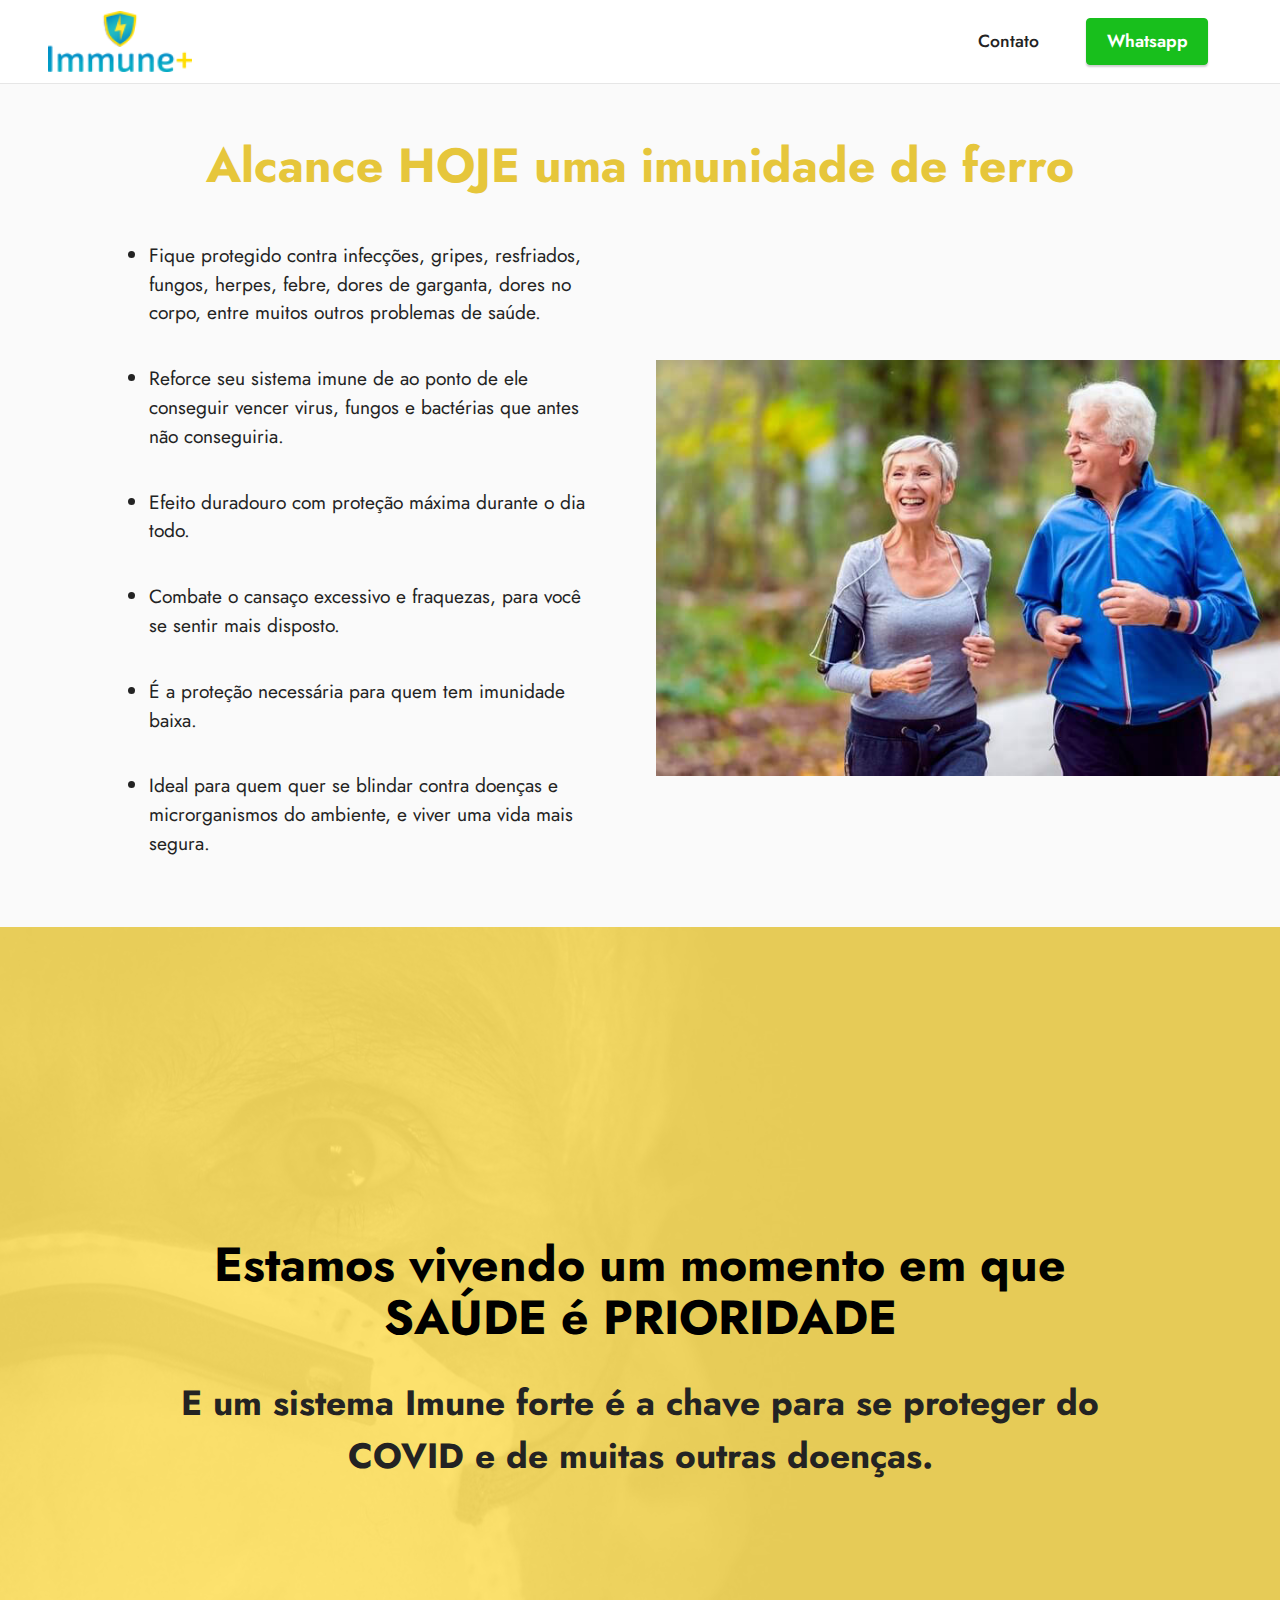
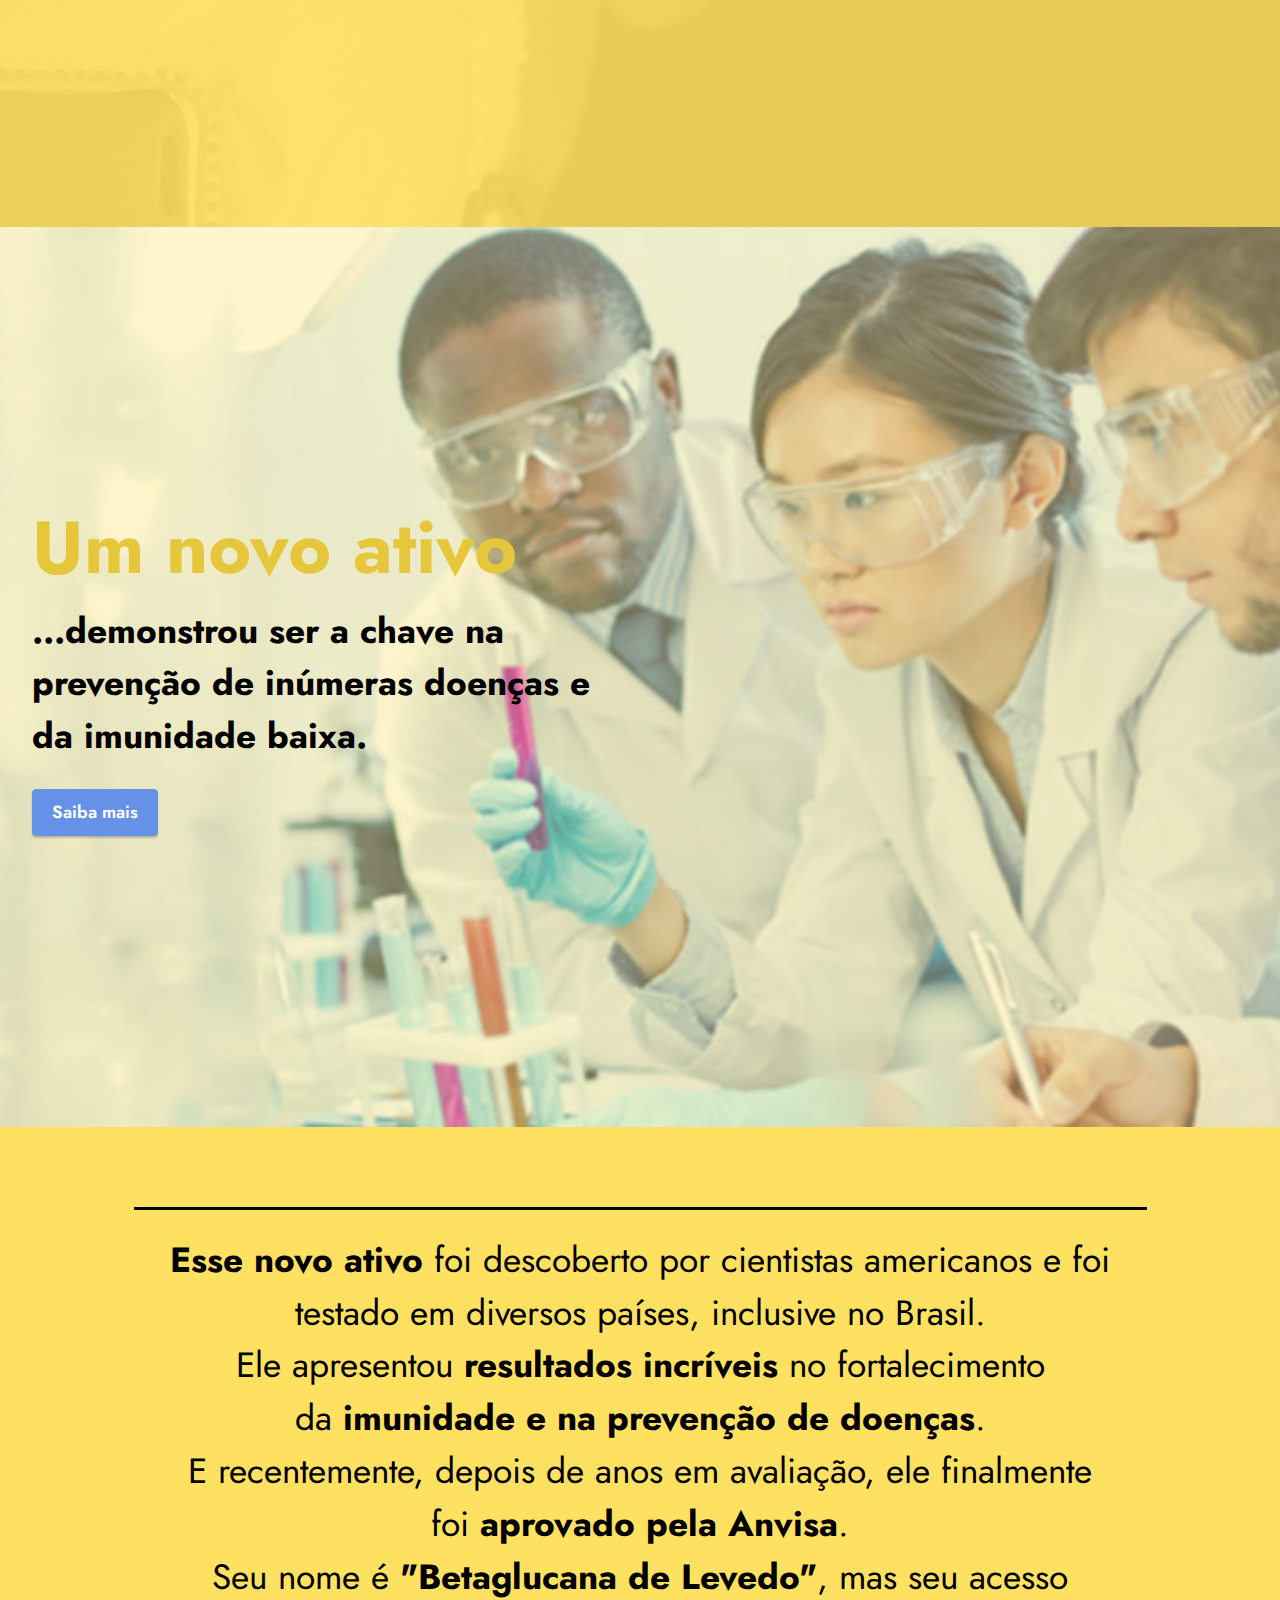
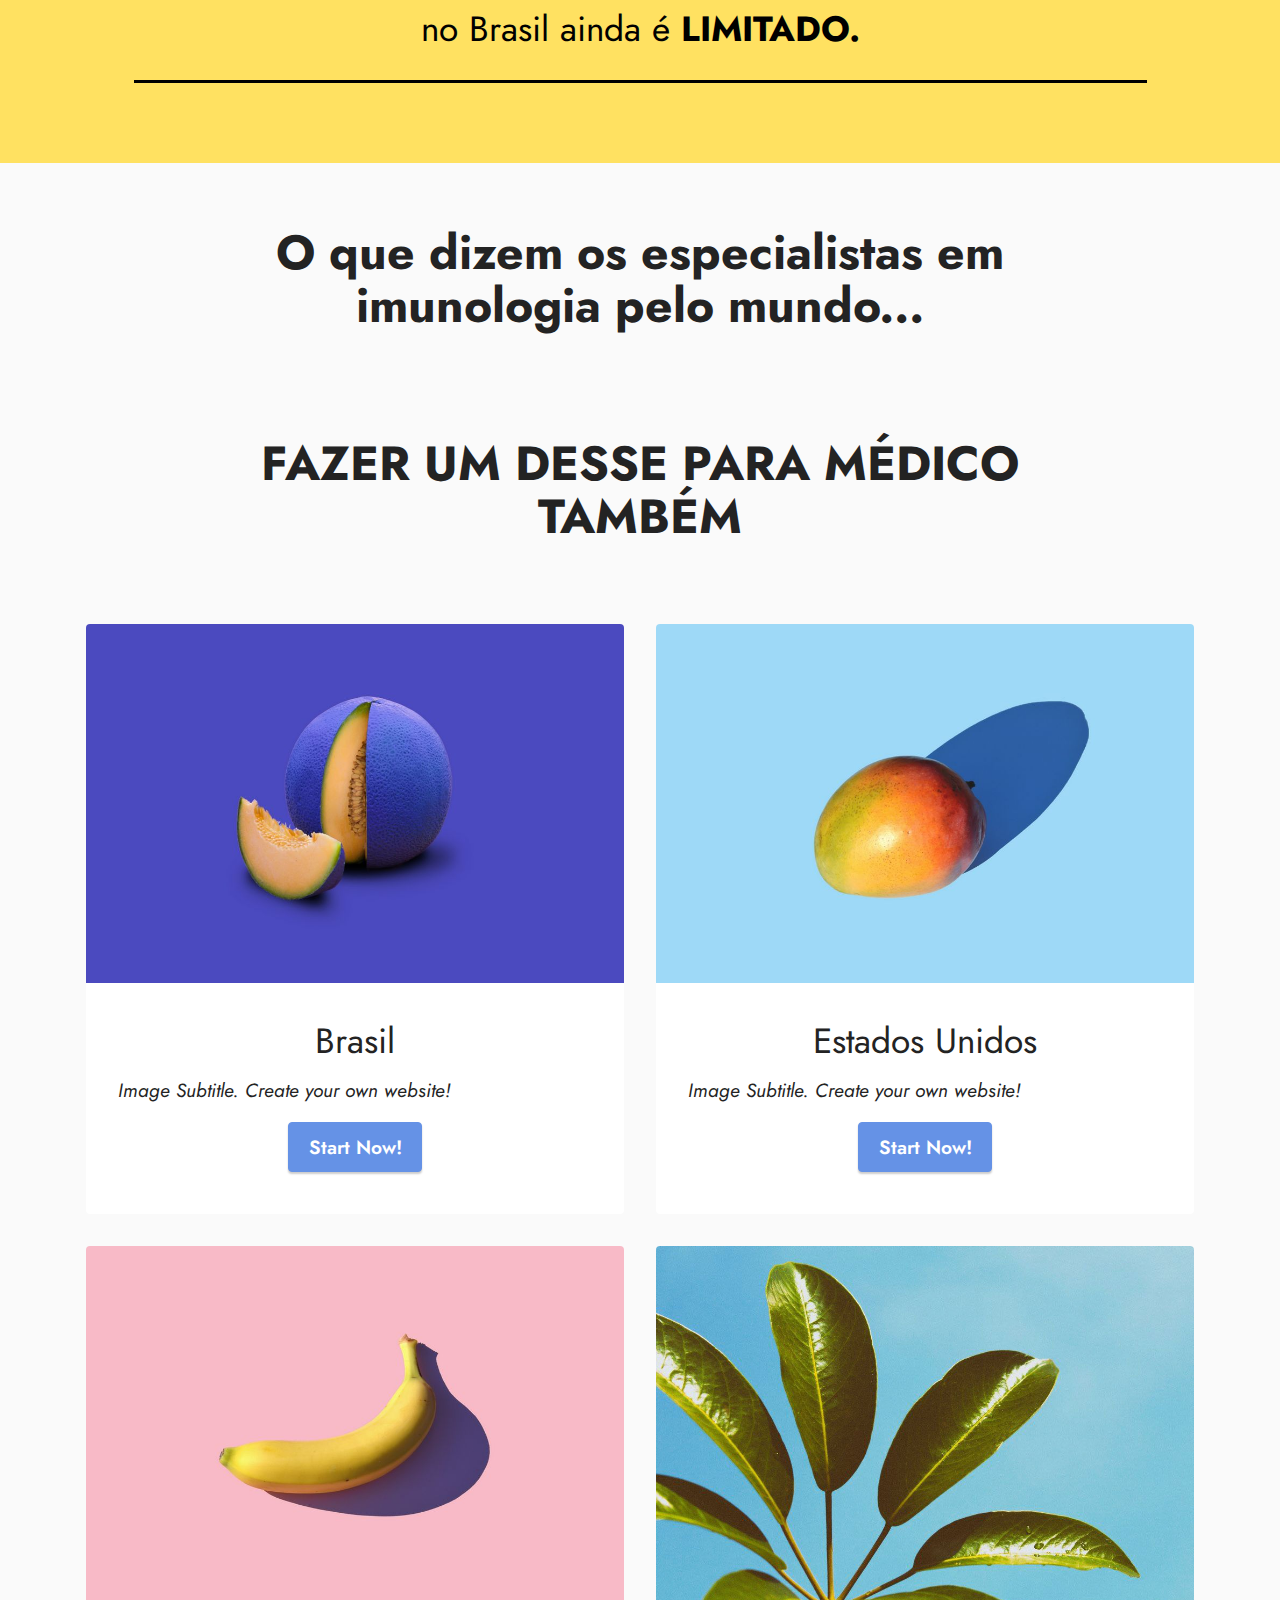
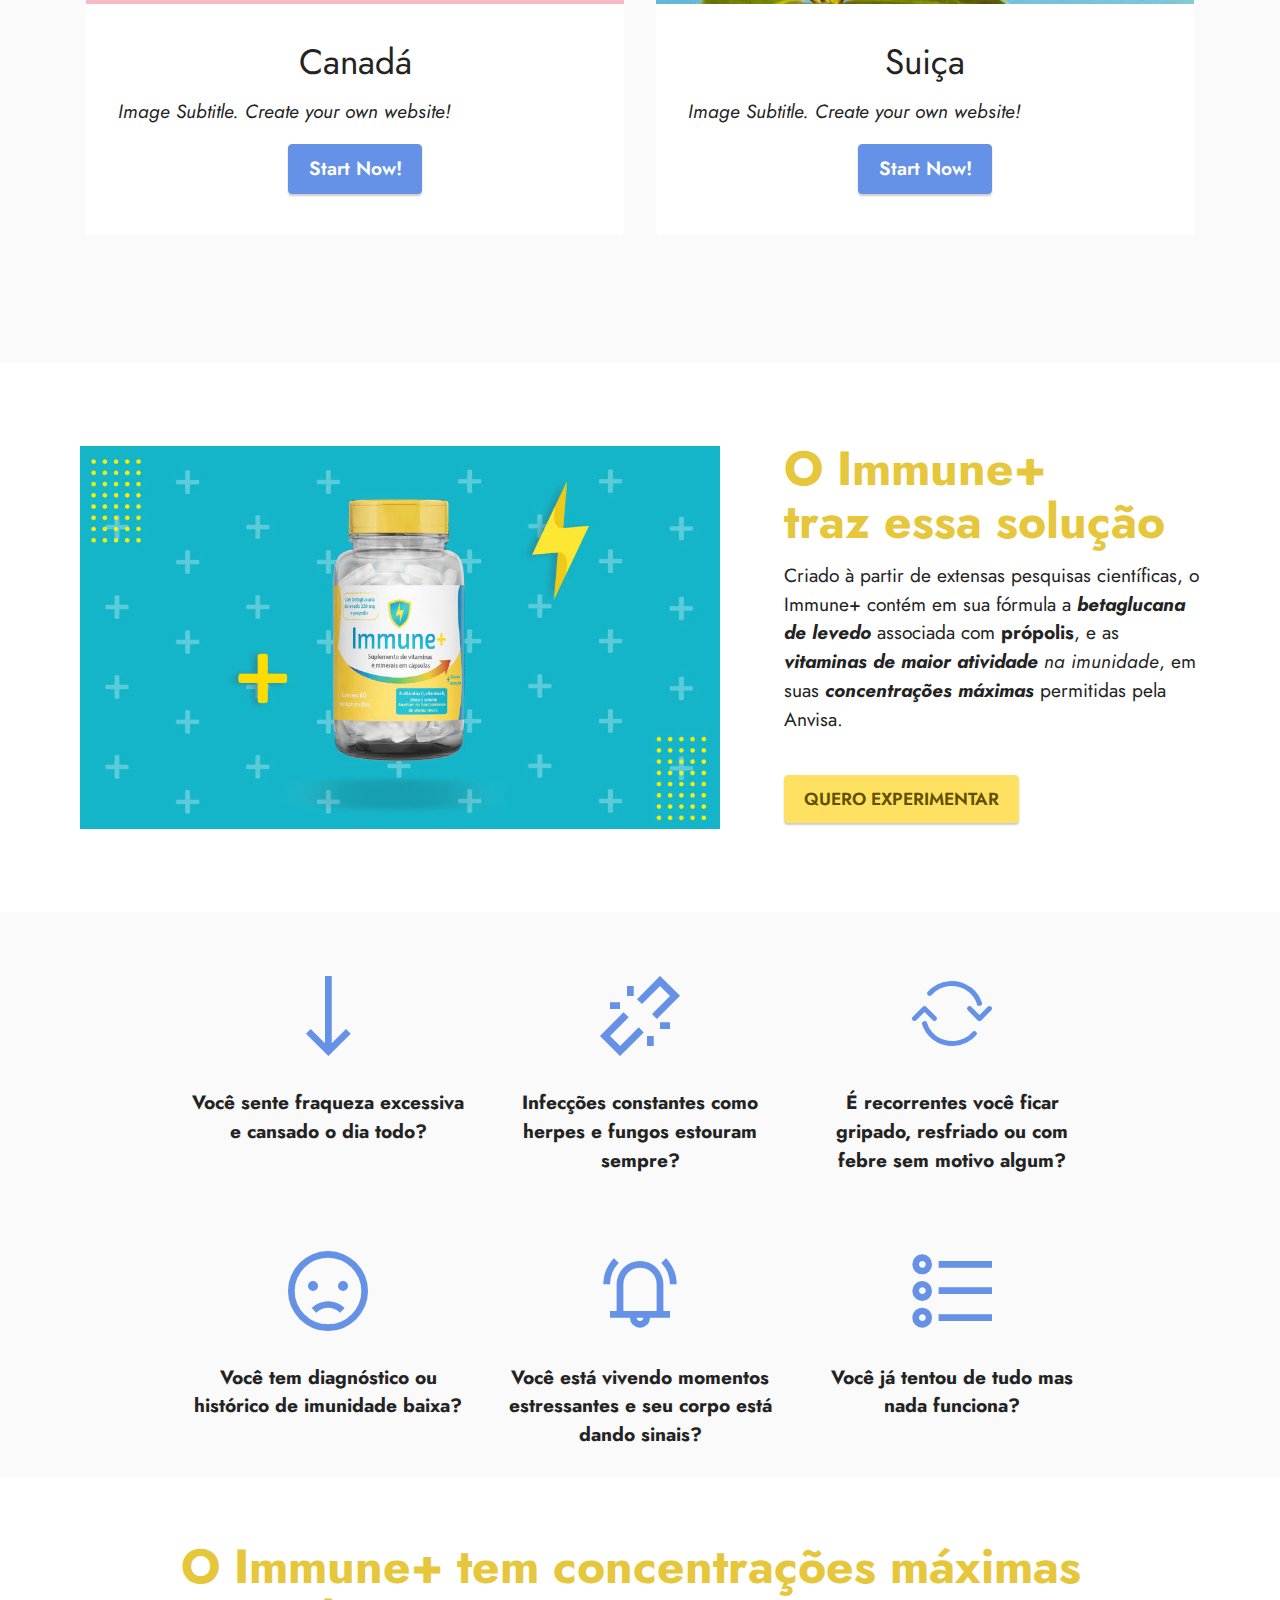
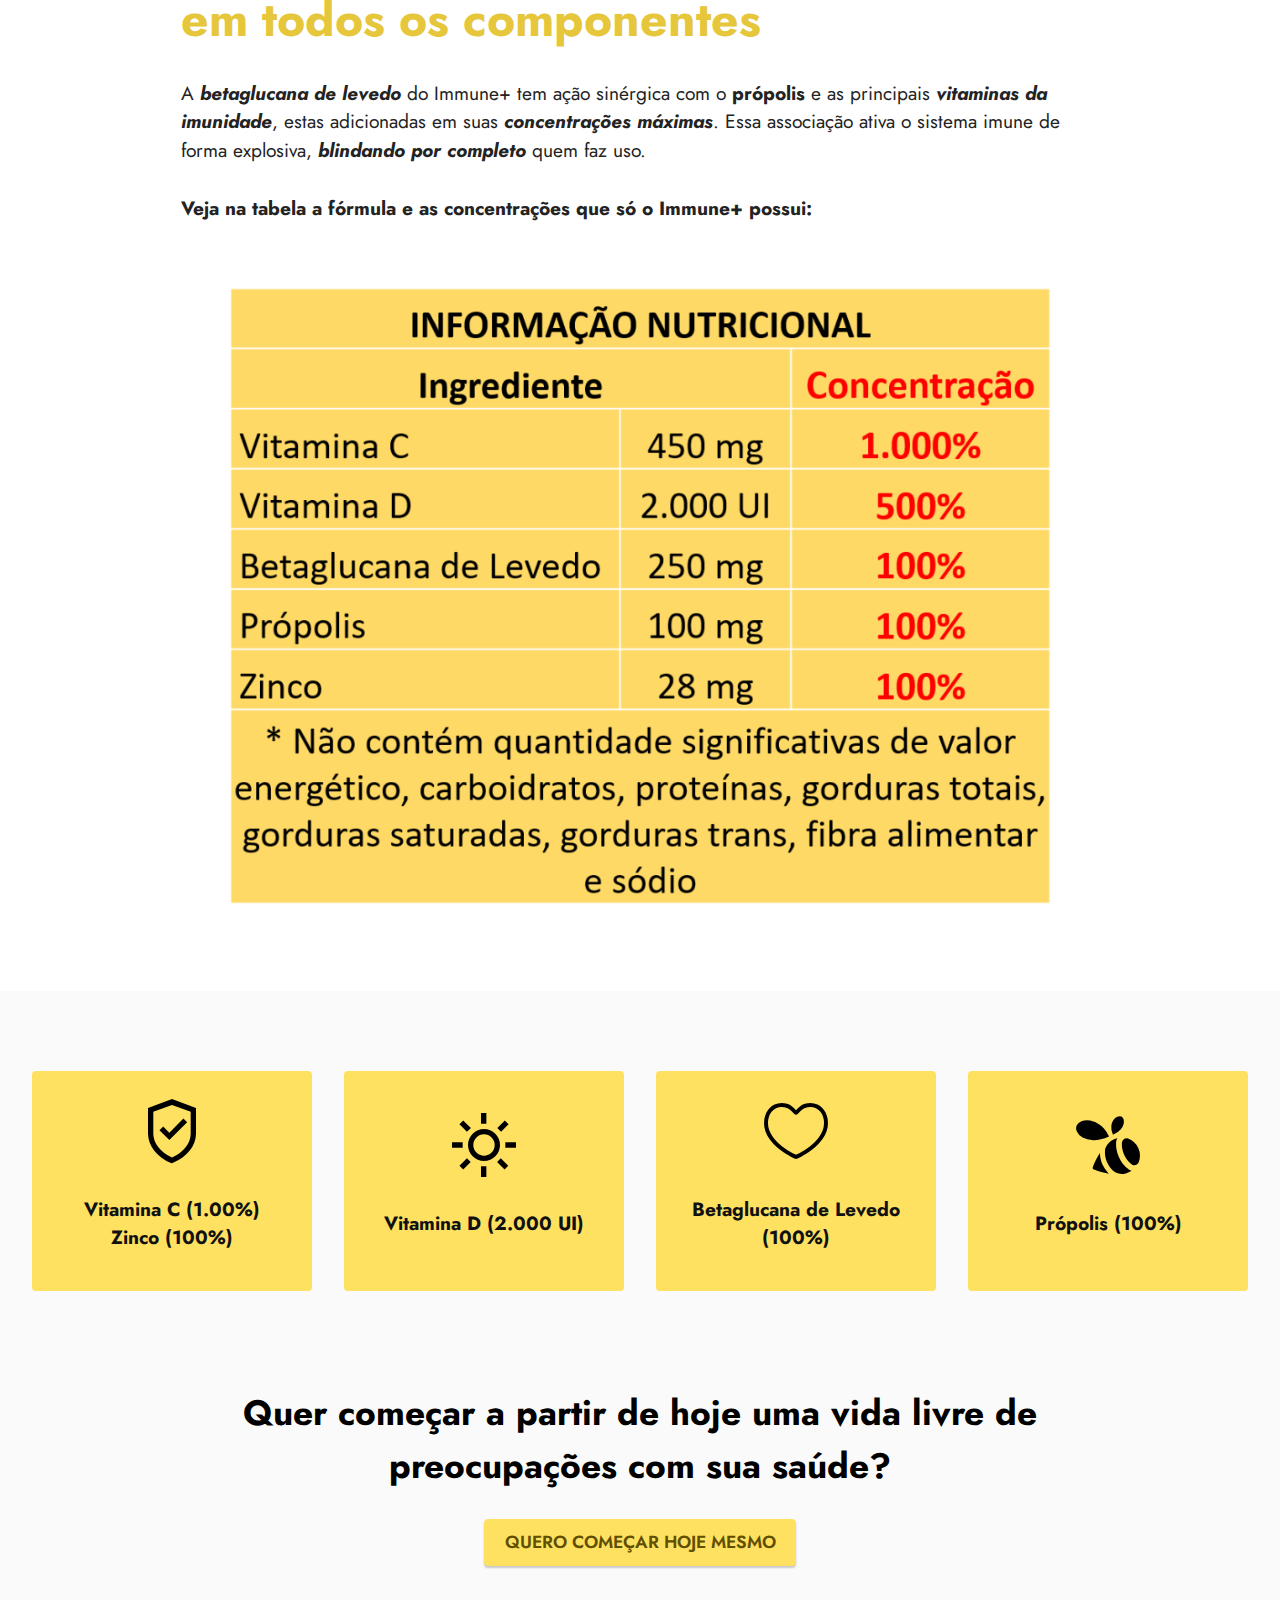
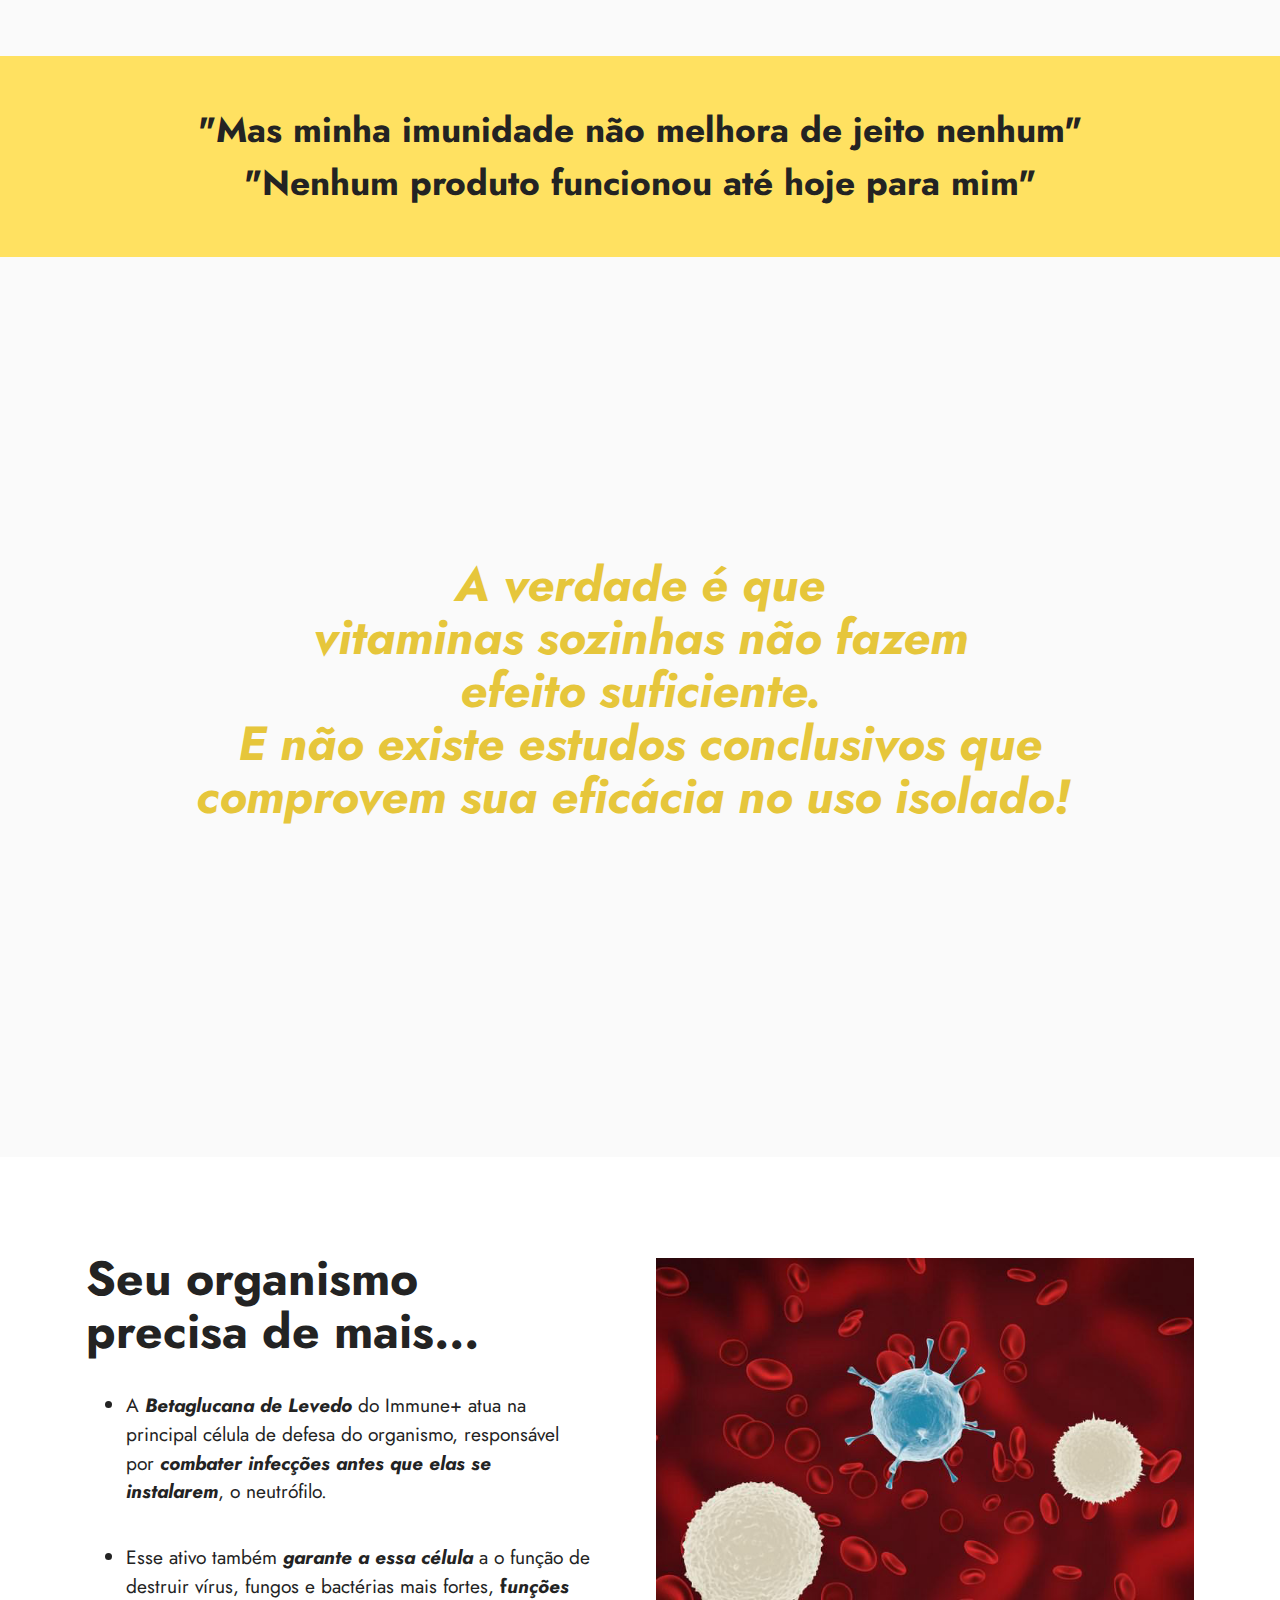
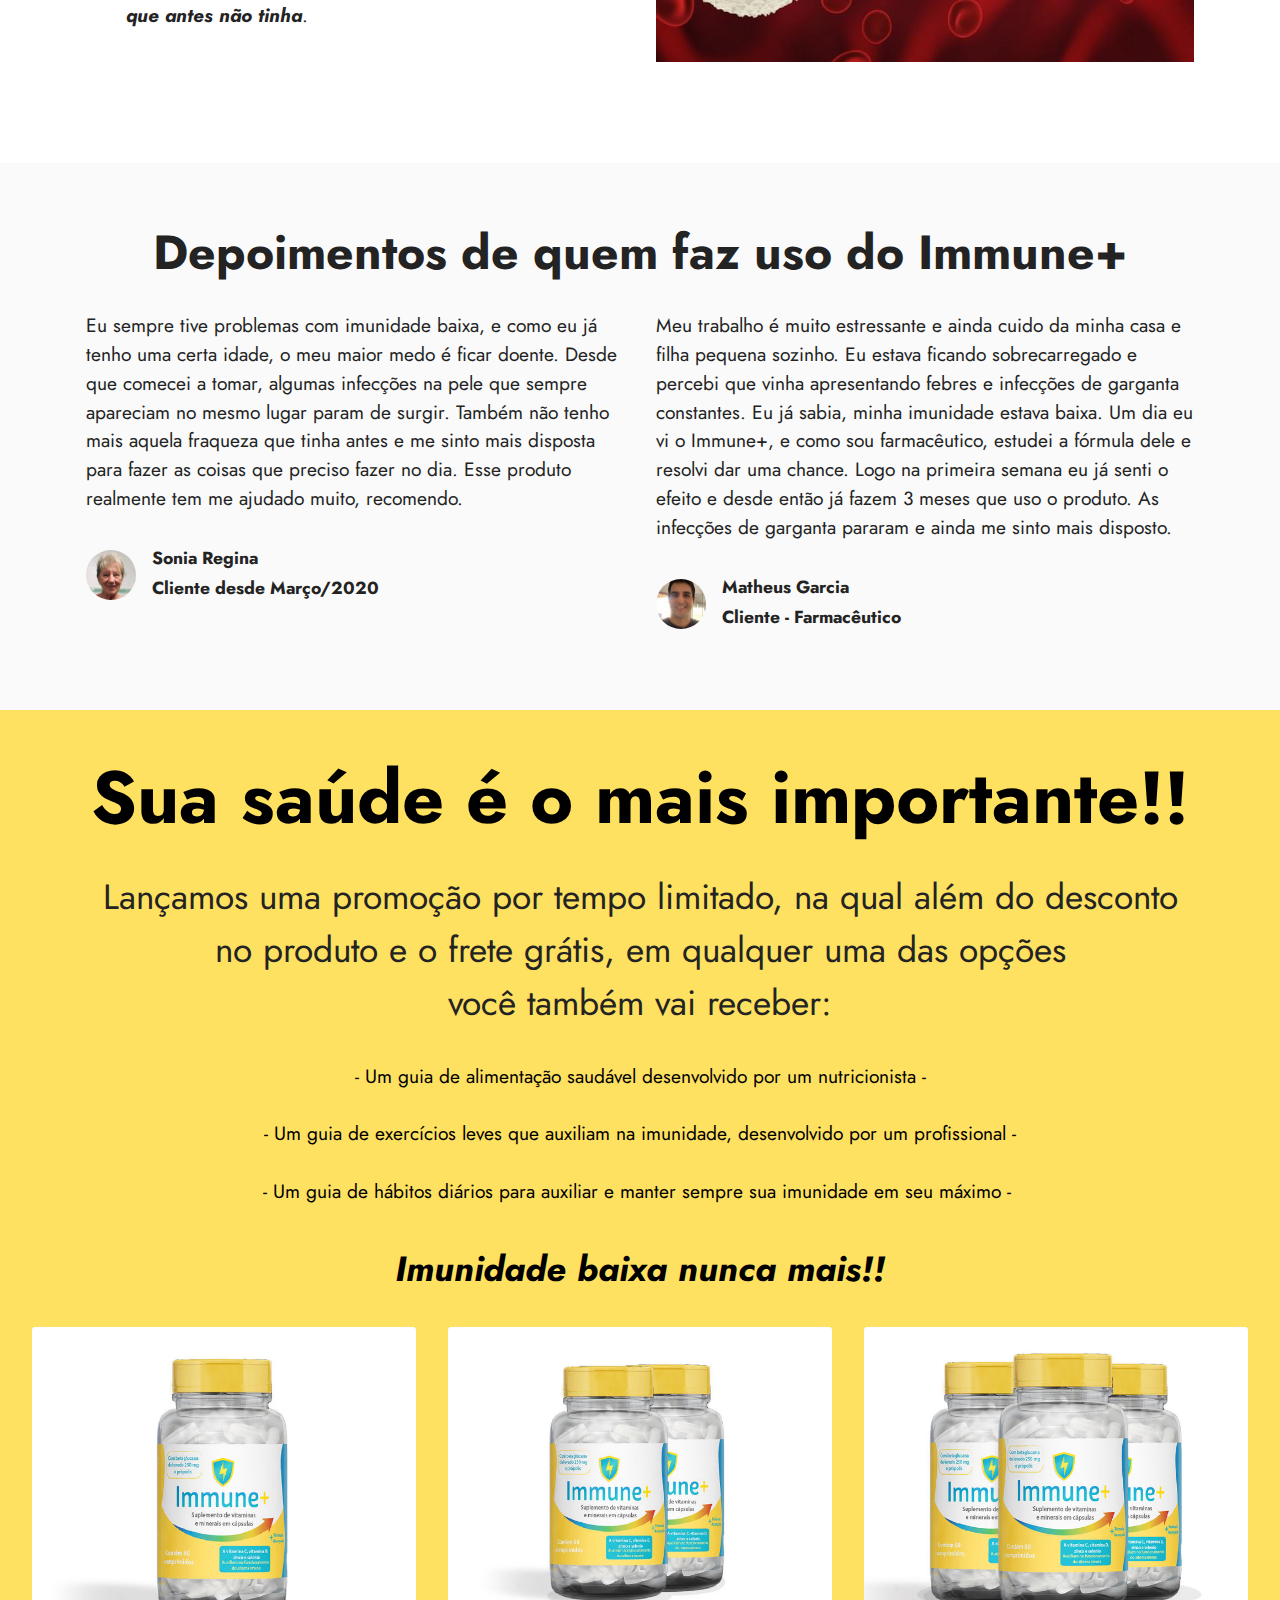
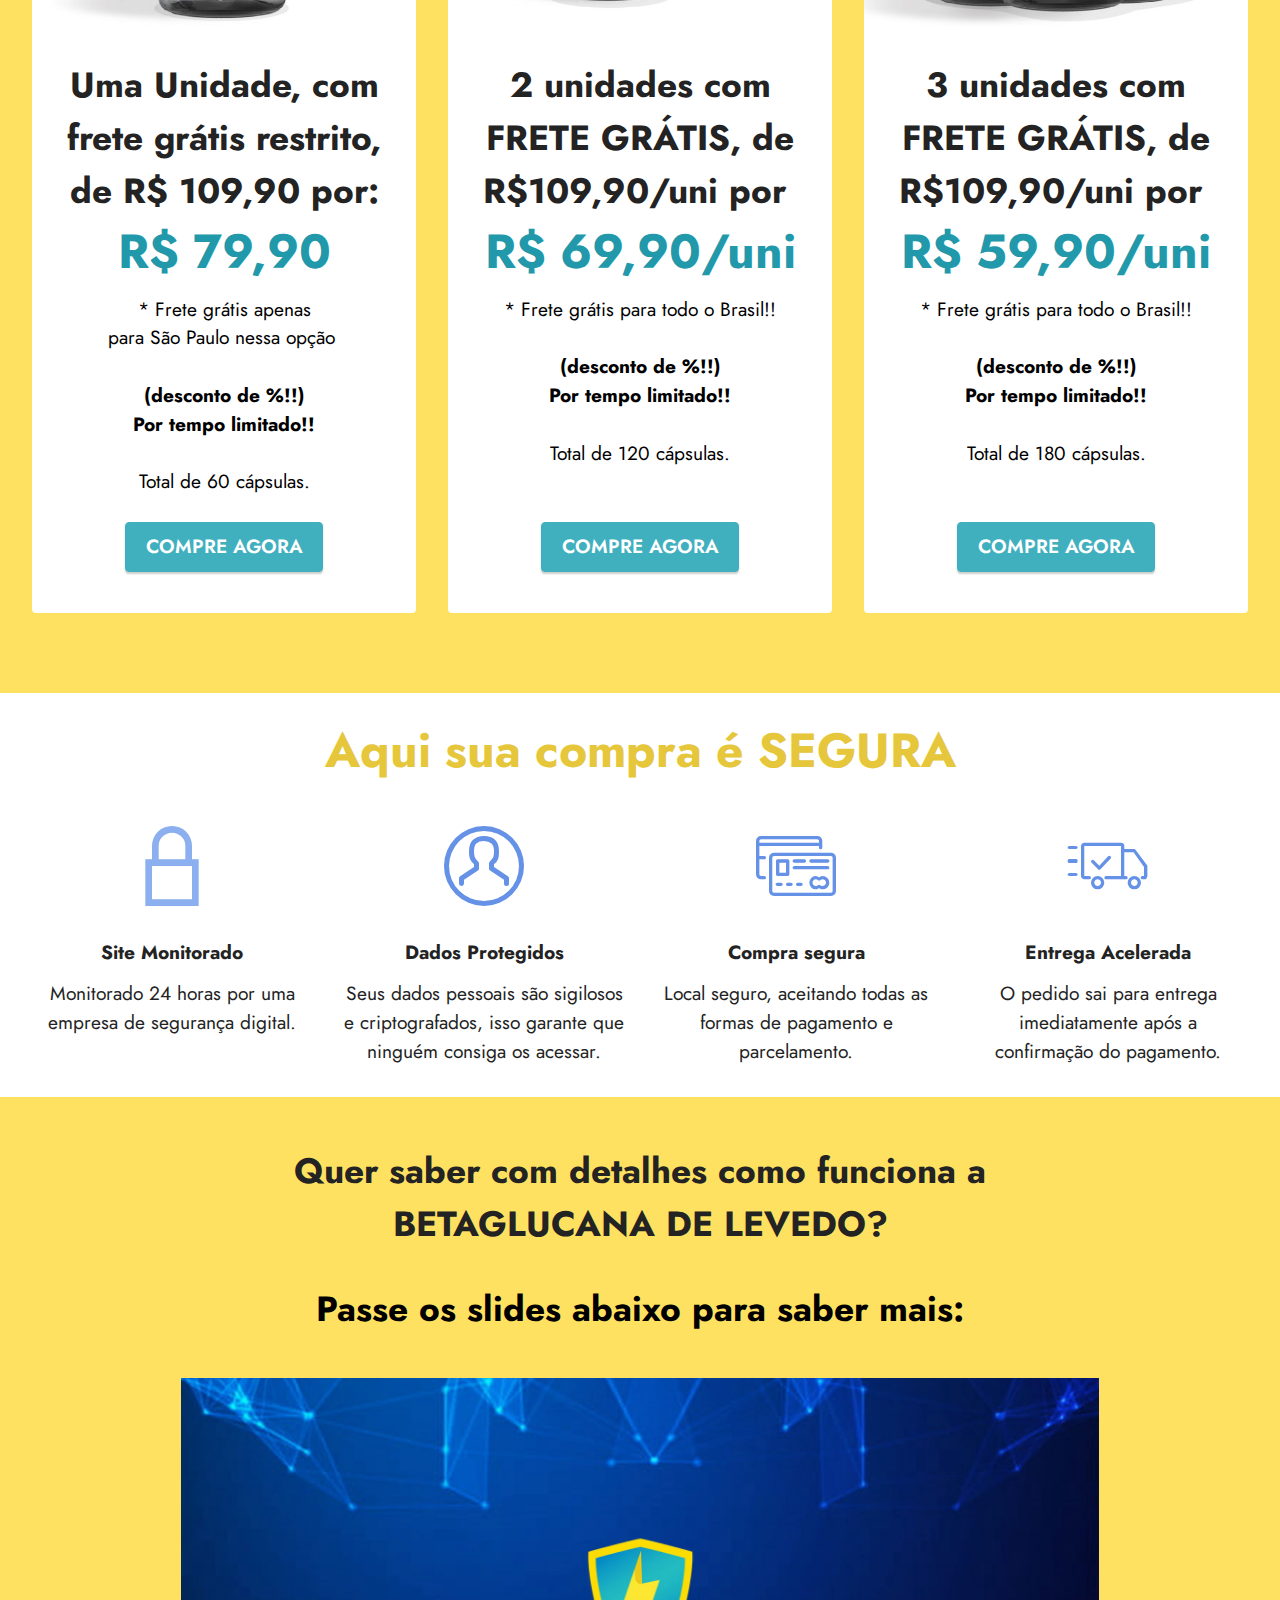
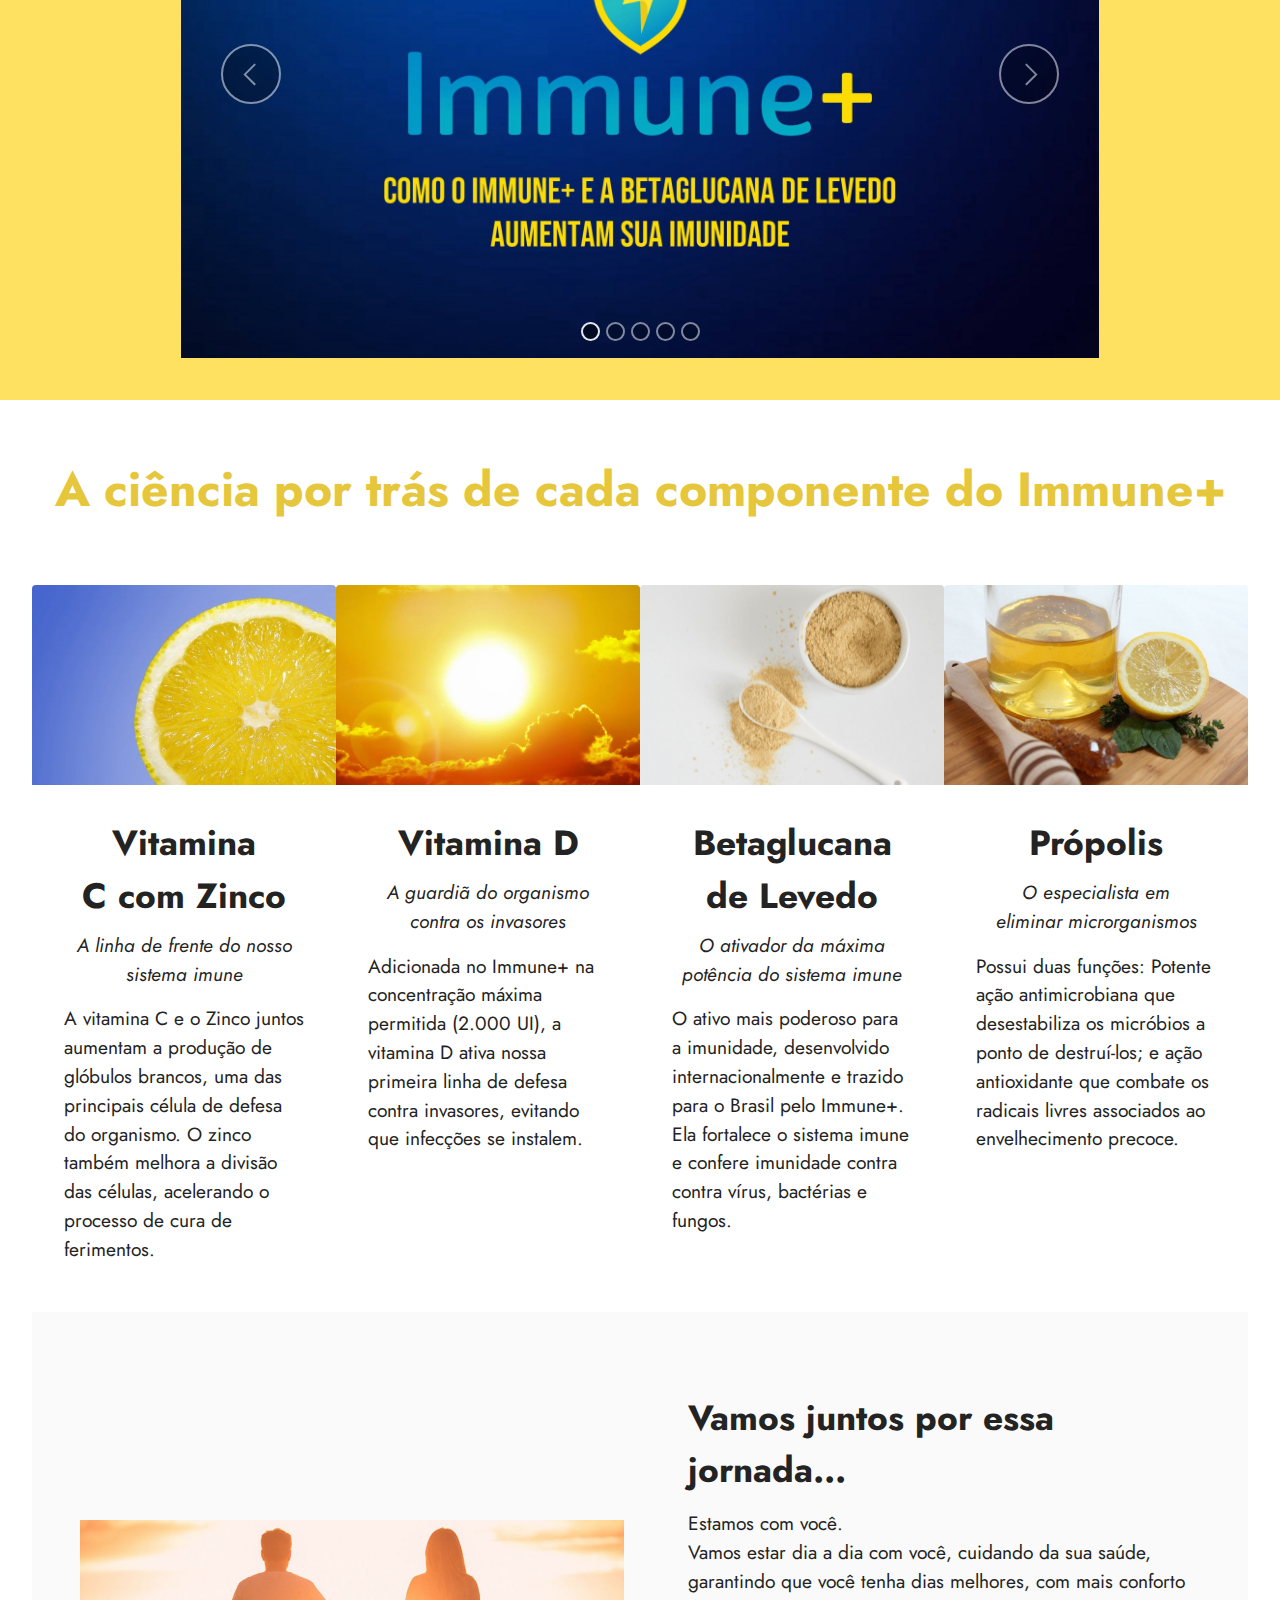
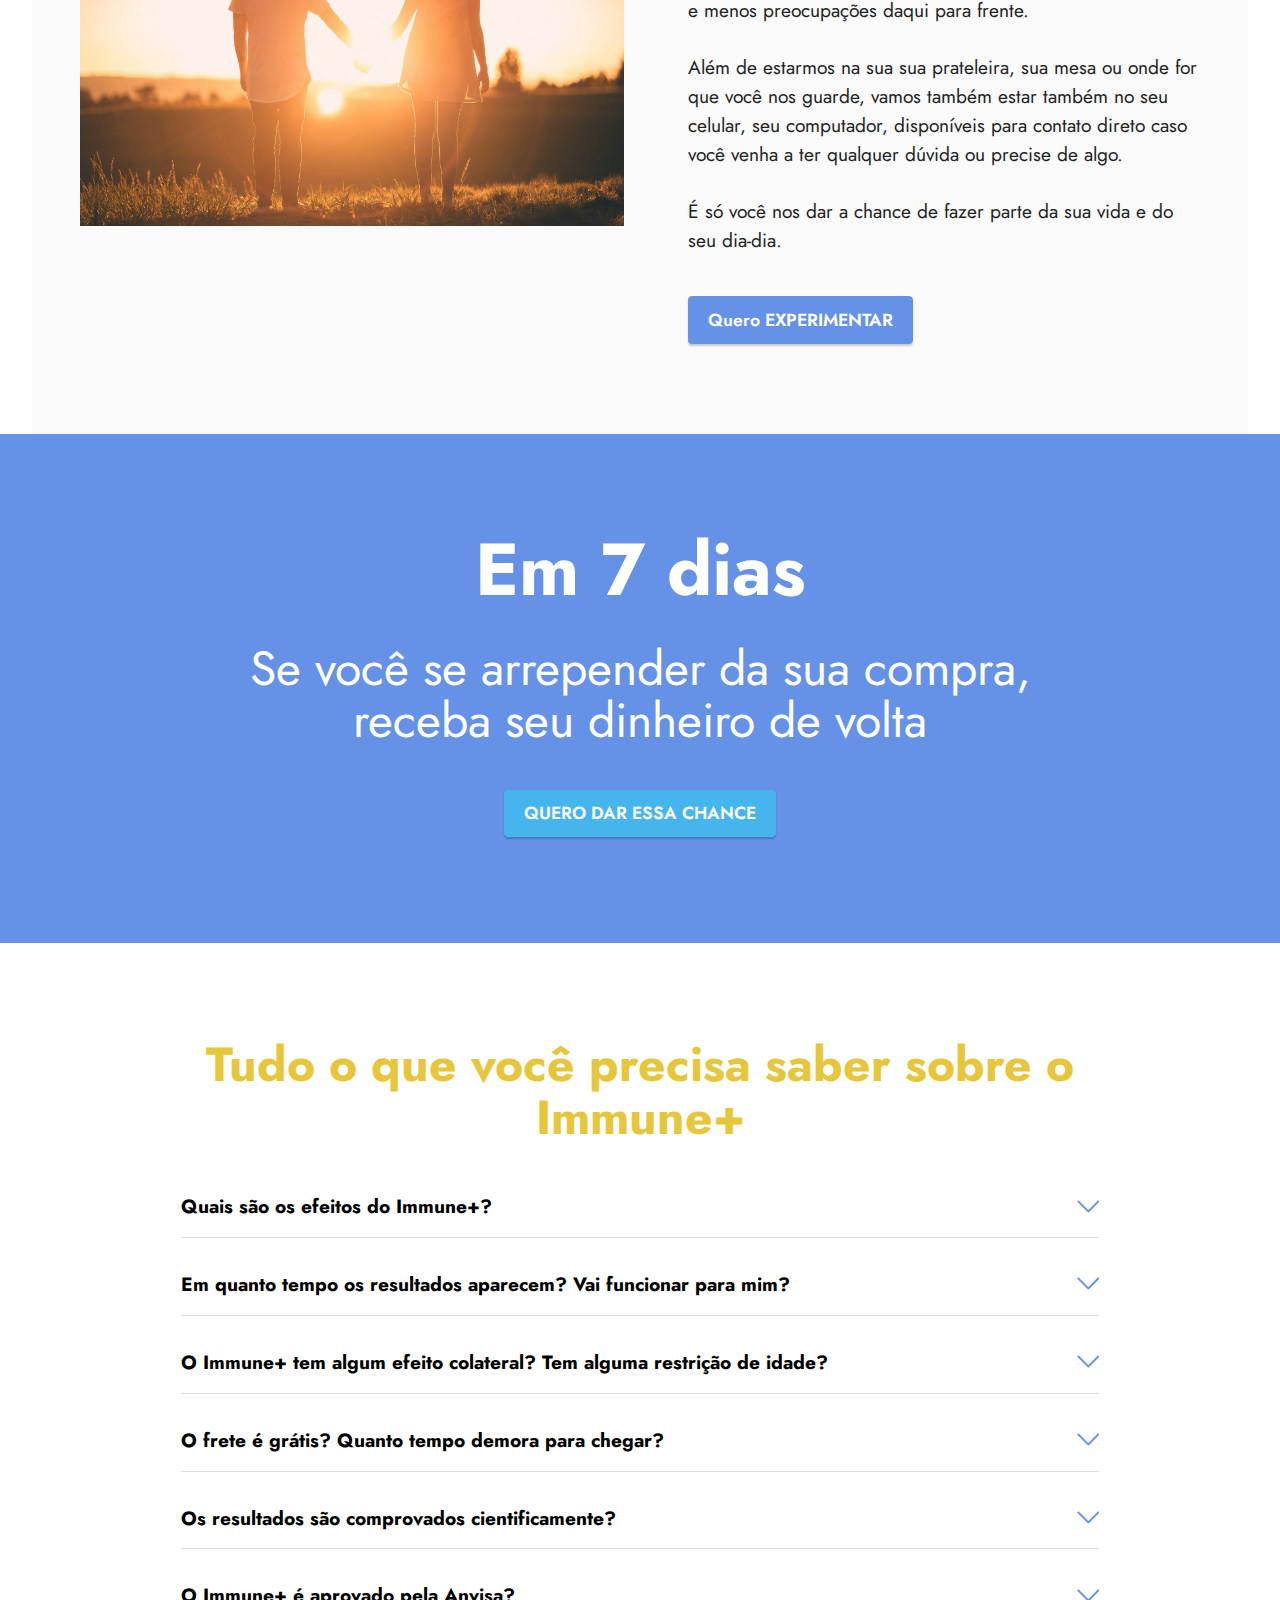
<file: index.html>
<!DOCTYPE html>
<html  >
<head>
  <!-- Site made with Mobirise Website Builder v5.3.10, https://mobirise.com -->
  <meta charset="UTF-8">
  <meta http-equiv="X-UA-Compatible" content="IE=edge">
  <meta name="generator" content="Mobirise v5.3.10, mobirise.com">
  <meta name="viewport" content="width=device-width, initial-scale=1, minimum-scale=1">
  <link rel="shortcut icon" href="assets/images/logo-121x51.png" type="image/x-icon">
  <meta name="description" content="Suplemento com formulação exclusiva que fortalece a imunidade e contribui para a melhora da saúde, bem estar e qualidade de vida.">
  
  
  <title>Immunemais</title>
  <link rel="stylesheet" href="assets/web/assets/mobirise-icons2/mobirise2.css">
  <link rel="stylesheet" href="assets/web/assets/mobirise-icons-bold/mobirise-icons-bold.css">
  <link rel="stylesheet" href="assets/web/assets/mobirise-icons/mobirise-icons.css">
  <link rel="stylesheet" href="assets/tether/tether.min.css">
  <link rel="stylesheet" href="assets/bootstrap/css/bootstrap.min.css">
  <link rel="stylesheet" href="assets/bootstrap/css/bootstrap-grid.min.css">
  <link rel="stylesheet" href="assets/bootstrap/css/bootstrap-reboot.min.css">
  <link rel="stylesheet" href="assets/socicon/css/styles.css">
  <link rel="stylesheet" href="assets/dropdown/css/style.css">
  <link rel="stylesheet" href="assets/theme/css/style.css">
  <link rel="preload" href="https://fonts.googleapis.com/css?family=Jost:100,200,300,400,500,600,700,800,900,100i,200i,300i,400i,500i,600i,700i,800i,900i&display=swap" as="style" onload="this.onload=null;this.rel='stylesheet'">
  <noscript><link rel="stylesheet" href="https://fonts.googleapis.com/css?family=Jost:100,200,300,400,500,600,700,800,900,100i,200i,300i,400i,500i,600i,700i,800i,900i&display=swap"></noscript>
  <link rel="preload" as="style" href="assets/mobirise/css/mbr-additional.css"><link rel="stylesheet" href="assets/mobirise/css/mbr-additional.css" type="text/css">
  
  
  
  
</head>
<body>

<!-- Analytics -->
<!-- Global site tag (gtag.js) - Google Analytics -->
<script async src="https://www.googletagmanager.com/gtag/js?id=G-93NF9G86T4"></script>
<script>
  window.dataLayer = window.dataLayer || [];
  function gtag(){dataLayer.push(arguments);}
  gtag('js', new Date());

  gtag('config', 'G-93NF9G86T4');
</script>
<!-- /Analytics -->


  
  <section class="menu cid-s48OLK6784" once="menu" id="menu1-h">
    
    <nav class="navbar navbar-dropdown navbar-fixed-top navbar-expand-lg">
        <div class="container-fluid">
            <div class="navbar-brand">
                <span class="navbar-logo">
                    <a href="index.html">
                        <img src="assets/images/logo-121x51.png" alt="Immune+" style="height: 3.8rem;">
                    </a>
                </span>
                
            </div>
            <button class="navbar-toggler" type="button" data-toggle="collapse" data-target="#navbarSupportedContent" aria-controls="navbarNavAltMarkup" aria-expanded="false" aria-label="Toggle navigation">
                <div class="hamburger">
                    <span></span>
                    <span></span>
                    <span></span>
                    <span></span>
                </div>
            </button>
            <div class="collapse navbar-collapse" id="navbarSupportedContent">
                <ul class="navbar-nav nav-dropdown" data-app-modern-menu="true"><li class="nav-item"><a class="nav-link link text-black text-primary display-4" href="Immune+.html#header1-1n">Contato</a></li></ul>
                
                <div class="navbar-buttons mbr-section-btn"><a class="btn btn-secondary display-4" href="https://linktr.ee/Immunemais" target="_blank">Whatsapp</a></div>
            </div>
        </div>
    </nav>

</section>

<section class="content4 cid-sIb4x0ejcu" id="content4-3s">
    
    
    <div class="container">
        <div class="row justify-content-center">
            <div class="title col-md-12 col-lg-10">
                <h3 class="mbr-section-title mbr-fonts-style align-center mb-4 display-2"><strong>Alcance HOJE uma imunidade de ferro</strong></h3>
                
                
            </div>
        </div>
    </div>
</section>

<section class="features11 cid-sIb4xH5HyN" id="features12-3t">

    
    
    <div>
        <div class="row align-items-center">
            <div class="col-12 col-lg offset-lg-1">
                <div class="card-wrapper">
                    <div class="card-box">
                        
                        
                        <div class="mbr-text mbr-fonts-style counter-container display-7">
                            <ul><li>Fique protegido contra infecções, gripes, resfriados, fungos, herpes, febre, dores de garganta, dores no corpo, entre muitos outros problemas de saúde.</li></ul><ul><li>Reforce seu sistema imune de ao ponto de ele conseguir vencer virus, fungos e bactérias que antes não conseguiria.</li></ul><ul><li>Efeito duradouro com proteção máxima durante o dia todo.</li></ul><ul><li>Combate o cansaço excessivo e fraquezas, para você se sentir mais disposto.</li></ul><ul><li>É a proteção necessária para quem tem imunidade baixa.</li></ul><ul><li>Ideal para quem quer se blindar contra doenças e microrganismos do ambiente, e viver uma vida mais segura.</li></ul><div>
</div><div>
</div>
                        </div>
                        
                    </div>
                </div>
            </div>
            <div class="col-12 col-lg-6 md-pb">
                <div class="image-wrapper">
                    <img src="assets/images/sade-immune-690x460.jpg" alt="Mobirise">
                </div>
            </div>
        </div>
    </div>
</section>

<section class="content4 cid-sIaQaodRTm mbr-fullscreen" id="content4-3o">
    
    <div class="mbr-overlay" style="opacity: 0.9; background-color: rgb(255, 225, 97);">
    </div>
    <div class="container">
        <div class="row justify-content-center">
            <div class="title col-md-12 col-lg-10">
                <h3 class="mbr-section-title mbr-fonts-style align-center mb-4 display-2">
                    <strong>Estamos vivendo um momento em que SAÚDE é PRIORIDADE</strong></h3>
                <h4 class="mbr-section-subtitle align-center mbr-fonts-style mb-4 display-5"><strong>E um sistema Imune forte é a chave para se proteger do COVID e de&nbsp;muitas outras doenças.</strong></h4>
                
            </div>
        </div>
    </div>
</section>

<section class="header7 cid-sIb19VEhyx mbr-fullscreen" id="header7-3r">

    

    <div class="mbr-overlay" style="opacity: 0.4; background-color: rgb(255, 232, 133);"></div>

    <div class="text-right container-fluid">
        <div class="row">
            <div class="col-12 col-lg-6">
                <h1 class="mbr-section-title mbr-fonts-style mb-3 display-1"><strong>Um novo ativo</strong></h1>
                
                <p class="mbr-text mbr-fonts-style display-5"><strong>...demonstrou ser a chave na prevenção de inúmeras doenças e da imunidade baixa.</strong></p>
                <div class="mbr-section-btn mt-3"><a class="btn btn-primary display-4" href="https://mobiri.se">Saiba mais</a></div>
            </div>
        </div>
    </div>
</section>

<section class="content6 cid-sHRR29VX2u" id="content6-2z">
    
    <div class="container">
        <div class="row justify-content-center">
            <div class="col-md-12 col-lg-11">
                <hr class="line">
                <p class="mbr-text align-center mbr-fonts-style my-4 display-5"><strong>Esse novo ativo</strong>&nbsp;foi descoberto por cientistas americanos e foi testado em diversos países, inclusive no Brasil.<br>Ele apresentou <strong>resultados incríveis</strong> no fortalecimento da&nbsp;<strong>imunidade e na prevenção de doenças</strong>.<br>E recentemente, depois de anos em avaliação, ele finalmente foi&nbsp;<strong>aprovado pela Anvisa</strong>.<br>Seu nome é <strong>"Betaglucana de Levedo"</strong>,&nbsp;mas seu acesso<br>no Brasil ainda é <strong>LIMITADO.</strong></p>
                <hr class="line">
            </div>
        </div>
    </div>
</section>

<section class="content4 cid-sIcgu3lUiX" id="content4-46">
    
    
    <div class="container">
        <div class="row justify-content-center">
            <div class="title col-md-12 col-lg-10">
                <h3 class="mbr-section-title mbr-fonts-style align-center mb-4 display-2"><strong>O que dizem os especialistas em imunologia pelo mundo...</strong><br><strong><br></strong><br><strong>FAZER UM DESSE PARA MÉDICO TAMBÉM</strong></h3>
                
                
            </div>
        </div>
    </div>
</section>

<section class="gallery2 cid-sIchKqnTB8" id="gallery2-47">
    
    
    <div class="container">
        
        <div class="row mt-4">
            <div class="item features-image сol-12 col-md-6 col-lg-6">
                <div class="item-wrapper">
                    <div class="item-img">
                        <img src="assets/images/features1.jpg">
                    </div>
                    <div class="item-content">
                        <h5 class="item-title mbr-fonts-style display-5">Brasil</h5>
                        <h6 class="item-subtitle mbr-fonts-style mt-1 display-7"><em>Image Subtitle. Create your
                                own website!</em></h6>
                        
                    </div>
                    <div class="mbr-section-btn item-footer mt-2">
                        <a href="" class="btn btn-primary item-btn display-7" target="_blank">Start
                            Now!</a>
                    </div>
                </div>
            </div>
            <div class="item features-image сol-12 col-md-6 col-lg-6">
                <div class="item-wrapper">
                    <div class="item-img">
                        <img src="assets/images/features2.jpg">
                    </div>
                    <div class="item-content">
                        <h5 class="item-title mbr-fonts-style display-5">Estados Unidos</h5>
                        <h6 class="item-subtitle mbr-fonts-style mt-1 display-7"><em>Image Subtitle. Create your
                                own website!</em></h6>
                        
                    </div>
                    <div class="mbr-section-btn item-footer mt-2">
                        <a href="" class="btn btn-primary item-btn display-7" target="_blank">Start
                            Now!</a>
                    </div>
                </div>
            </div>
            <div class="item features-image сol-12 col-md-6 col-lg-6">
                <div class="item-wrapper">
                    <div class="item-img">
                        <img src="assets/images/features3.jpg">
                    </div>
                    <div class="item-content">
                        <h5 class="item-title mbr-fonts-style display-5">Canadá</h5>
                        <h6 class="item-subtitle mbr-fonts-style mt-1 display-7"><em>Image Subtitle. Create your
                                own website!</em></h6>
                        
                    </div>
                    <div class="mbr-section-btn item-footer mt-2">
                        <a href="" class="btn btn-primary item-btn display-7" target="_blank">Start
                            Now!</a>
                    </div>
                </div>
            </div>
            <div class="item features-image сol-12 col-md-6 col-lg-6">
                <div class="item-wrapper">
                    <div class="item-img">
                        <img src="assets/images/features4.jpg" alt="" title="">
                    </div>
                    <div class="item-content">
                        <h5 class="item-title mbr-fonts-style display-5">Suiça</h5>
                        <h6 class="item-subtitle mbr-fonts-style mt-1 display-7"><em>Image Subtitle. Create your
                                own website!</em></h6>
                        
                    </div>
                    <div class="mbr-section-btn item-footer mt-2">
                        <a href="" class="btn btn-primary item-btn display-7" target="_blank">Start
                            Now!</a>
                    </div>
                </div>
            </div>
        </div>
    </div>
</section>

<section class="features16 cid-sHY1opgKRH" id="features17-3b">
    

    
    <div class="container-fluid">
        <div class="content-wrapper">
            <div class="row align-items-center">
                <div class="col-12 col-lg-7">
                    <div class="image-wrapper">
                        <img src="assets/images/banner-immune-1076x643.jpg" alt="Mobirise">
                    </div>
                </div>
                <div class="col-12 col-lg">
                    <div class="text-wrapper">
                        <h6 class="card-title mbr-fonts-style display-2"><strong>O Immune+
<br>traz&nbsp;</strong><strong>essa solução</strong></h6>
                        <p class="mbr-text mbr-fonts-style mb-4 display-7">Criado à partir de extensas pesquisas científicas, o Immune+ contém em sua fórmula a <em><strong>betaglucana de levedo</strong></em> associada com <strong>própolis</strong>,<strong>&nbsp;</strong>e as <em><strong>vitaminas de maior atividade</strong>&nbsp;na imunidade</em>, em suas <strong><em>concentrações máximas</em></strong> permitidas pela Anvisa.</p>
                        <div class="mbr-section-btn mt-3"><a class="btn btn-warning display-4" href="index.html#content1-34">QUERO EXPERIMENTAR</a></div>
                    </div>
                </div>
            </div>
        </div>
    </div>
</section>

<section class="features1 cid-sxinhXDkUz" id="features1-1e">
    

    
    <div class="container-fluid">
        <div class="row">
            
        </div>
        <div class="row">
            <div class="card col-12 col-md-6 col-lg-3">
                <div class="card-wrapper">
                    <div class="card-box align-center">
                        <div class="iconfont-wrapper">
                            <span class="mbr-iconfont mobi-mbri-down mobi-mbri"></span>
                        </div>
                        <h5 class="card-title mbr-fonts-style display-7"><strong>Você sente fraqueza excessiva e cansado o&nbsp;</strong><strong>dia todo?</strong></h5>
                        
                    </div>
                </div>
            </div>
            <div class="card col-12 col-md-6 col-lg-3">
                <div class="card-wrapper">
                    <div class="card-box align-center">
                        <div class="iconfont-wrapper">
                            <span class="mbr-iconfont mobi-mbri-unlink mobi-mbri"></span>
                        </div>
                        <h5 class="card-title mbr-fonts-style display-7"><strong>Infecções constantes como herpes e fungos estouram sempre?</strong></h5>
                        
                    </div>
                </div>
            </div>
            <div class="card col-12 col-md-6 col-lg-3">
                <div class="card-wrapper">
                    <div class="card-box align-center">
                        <div class="iconfont-wrapper">
                            <span class="mbr-iconfont mbrib-update"></span>
                        </div>
                        <h5 class="card-title mbr-fonts-style display-7"><strong>É recorrentes você ficar gripado, resfriado ou com febre sem motivo algum?</strong></h5>
                        
                    </div>
                </div>
            </div>
            
        </div>
    </div>
</section>

<section class="features1 cid-sHXL5nwaIH" id="features1-32">
    

    
    <div class="container-fluid">
        <div class="row">
            
        </div>
        <div class="row">
            <div class="card col-12 col-md-6 col-lg-3">
                <div class="card-wrapper">
                    <div class="card-box align-center">
                        <div class="iconfont-wrapper">
                            <span class="mbr-iconfont mobi-mbri-sad-face mobi-mbri"></span>
                        </div>
                        <h5 class="card-title mbr-fonts-style display-7"><strong>Você tem diagnóstico ou histórico de imunidade baixa?</strong></h5>
                        
                    </div>
                </div>
            </div>
            <div class="card col-12 col-md-6 col-lg-3">
                <div class="card-wrapper">
                    <div class="card-box align-center">
                        <div class="iconfont-wrapper">
                            <span class="mbr-iconfont mobi-mbri-alert mobi-mbri"></span>
                        </div>
                        <h5 class="card-title mbr-fonts-style display-7"><strong>Você está vivendo momentos estressantes e seu corpo está dando sinais?</strong></h5>
                        
                    </div>
                </div>
            </div>
            <div class="card col-12 col-md-6 col-lg-3">
                <div class="card-wrapper">
                    <div class="card-box align-center">
                        <div class="iconfont-wrapper">
                            <span class="mbr-iconfont mobi-mbri-bulleted-list mobi-mbri"></span>
                        </div>
                        <h5 class="card-title mbr-fonts-style display-7"><strong>Você já tentou de tudo mas nada funciona?</strong></h5>
                        
                    </div>
                </div>
            </div>
            
        </div>
    </div>
</section>

<section class="content4 cid-sIbSs7W3Kq" id="content4-3v">
    
    
    <div class="container">
        <div class="row justify-content-center">
            <div class="title col-md-12 col-lg-10">
                <h3 class="mbr-section-title mbr-fonts-style align-center mb-4 display-2"><strong>O Immune+ tem concentrações máximas em todos os componentes</strong></h3>
                <h4 class="mbr-section-subtitle align-center mbr-fonts-style mb-4 display-7">A <strong><em>betaglucana de levedo</em></strong>&nbsp;do Immune+ tem ação sinérgica com o <strong>própolis</strong> e as principais <strong><em>vitaminas da imunidade</em></strong>, estas adicionadas em suas <strong><em>concentrações máximas</em></strong>. Essa associação ativa o sistema imune de forma explosiva, <strong><em>blindando por completo</em></strong> quem faz uso.<br><br><div>
</div><div><strong>Veja na tabela a fórmula e as concentrações que só o Immune+ possui:</strong></div><div>
</div><div>
</div></h4>
                
            </div>
        </div>
    </div>
</section>

<section class="image3 cid-sIbX4hABFF" id="image3-41">
    

    

    <div class="container">
        <div class="row justify-content-center">
            <div class="col-12 col-lg-9">
                <div class="image-wrapper">
                    <img src="assets/images/tabela-nutricional-site-980x763.png" alt="Mobirise">
                    
                </div>
            </div>
        </div>
    </div>
</section>

<section class="features1 cid-sIbB9Kdust" id="features2-3u">

    

    
    <div class="container-fluid">
        <div class="row justify-content-center">
            <div class="col-12 col-md-6 col-lg-3">
                <div class="card-wrapper">
                    <div class="card-box align-center">
                        <span class="mbr-iconfont mobi-mbri-protect mobi-mbri" style="color: rgb(0, 0, 0); fill: rgb(0, 0, 0);"></span>
                        <h4 class="card-title align-center mbr-black mbr-fonts-style display-7">
                            <strong>Vitamina C (1.00%)</strong><br><strong>Zinco (100%)</strong></h4>
                    </div>
                </div>
            </div>
            <div class="col-12 col-md-6 col-lg-3">
                <div class="card-wrapper">
                    <div class="card-box align-center">
                        <span class="mbr-iconfont mobi-mbri-sun mobi-mbri" style="color: rgb(0, 0, 0); fill: rgb(0, 0, 0);"></span>
                        <h4 class="card-title align-center mbr-black mbr-fonts-style display-7">
                            <strong>Vitamina D&nbsp;</strong><strong>(2.000 UI)</strong></h4>
                    </div>
                </div>
            </div>
            <div class="col-12 col-md-6 col-lg-3">
                <div class="card-wrapper">
                    <div class="card-box align-center">
                        <span class="mbr-iconfont mbrib-hearth" style="color: rgb(0, 0, 0); fill: rgb(0, 0, 0);"></span>
                        <h4 class="card-title align-center mbr-black mbr-fonts-style display-7">
                            <strong>Betaglucana de Levedo (100%)</strong></h4>
                    </div>
                </div>
            </div>
            <div class="col-12 col-md-6 col-lg-3">
                <div class="card-wrapper">
                    <div class="card-box align-center">
                        <span class="mbr-iconfont socicon-swarm socicon" style="color: rgb(0, 0, 0); fill: rgb(0, 0, 0);"></span>
                        <h4 class="card-title align-center mbr-black mbr-fonts-style display-7">
                            <strong>Própolis (100%)</strong></h4>
                    </div>
                </div>
            </div>
        </div>
    </div>
</section>

<section class="header6 cid-sIbTBI5rqv" id="header6-3x">

    

    

    <div class="align-center container">
        <div class="row justify-content-center">
            <div class="col-12 col-lg-10">
                <h1 class="mbr-section-title mbr-fonts-style mbr-white mb-3 display-5"><strong>Quer começar a partir de hoje uma vida livre de preocupações com sua saúde?</strong></h1>
                
                
                <div class="mbr-section-btn mt-3"><a class="btn btn-warning display-4" href="https://mobiri.se">QUERO COMEÇAR HOJE MESMO</a></div>
            </div>
        </div>
    </div>
</section>

<section class="content1 cid-sHXOTaW5PO" id="content1-34">
    
    <div class="container-fluid">
        <div class="row justify-content-center">
            <div class="title col-12 col-md-9">
                <h3 class="mbr-section-title mbr-fonts-style align-center mb-4 display-5"><strong>"Mas minha imunidade não melhora&nbsp;de jeito nenhum"</strong><br><strong>"Nenhum produto funcionou até hoje para mim"<br></strong></h3>
                
                
            </div>
        </div>
    </div>
</section>

<section class="content1 cid-sHY6wNgpO0 mbr-fullscreen" id="content1-3d">
    
    <div class="container-fluid">
        <div class="row justify-content-center">
            <div class="title col-12 col-md-10">
                <h3 class="mbr-section-title mbr-fonts-style align-center mb-4 display-2"><em><strong>A verdade é que</strong><br><strong>vi</strong><strong>taminas sozinhas não fazem</strong></em><br><em><strong>efeito</strong></em><em><strong>&nbsp;suficiente.</strong><br><strong>E não existe estudos conclusivos que comprovem sua eficácia no uso isolado!&nbsp;</strong></em><br></h3>
                
                
            </div>
        </div>
    </div>
</section>

<section class="features11 cid-sHYonjbgiY" id="features12-3g">

    
    
    <div class="container">
        <div class="row align-items-center">
            <div class="col-12 col-lg">
                <div class="card-wrapper">
                    <div class="card-box">
                        <h4 class="card-title mbr-fonts-style mb-4 display-2"><strong>Seu organismo precisa de mais...</strong></h4>
                        
                        <div class="mbr-text mbr-fonts-style counter-container display-7">
                            <ul>
                                <li>A <em><strong>Betaglucana de Levedo</strong></em> do Immune+ atua na principal célula de defesa do organismo, responsável por <em><strong>combater infecções antes que elas se instalarem</strong></em>, o neutrófilo.</li></ul><ul>
                                <li>Esse ativo também <strong><em>garante a essa célula</em></strong> a o função de destruir vírus, fungos e bactérias mais fortes, <strong>f<em>unções que antes não tinha</em></strong>.</li>
                            </ul>
                        </div>
                        
                    </div>
                </div>
            </div>
            <div class="col-12 col-lg-6 md-pb">
                <div class="image-wrapper">
                    <img src="assets/images/glbulos-e-virus-730x548.jpg" alt="Mobirise">
                </div>
            </div>
        </div>
    </div>
</section>

<section class="testimonials2 cid-sxiqFq2Uze" id="testimonials2-1m">
    
    
    <div class="container">
        <h3 class="mbr-section-title mbr-fonts-style align-center mb-4 display-2">
            <strong>Depoimentos de quem faz uso do Immune+</strong></h3>
        <div class="row justify-content-center">
            <div class="card col-12 col-md-6">
                <p class="mbr-text mbr-fonts-style mb-4 display-7">Eu sempre tive problemas com imunidade baixa, e como eu já tenho uma certa idade, o meu maior medo é ficar doente. Desde que comecei a tomar, algumas infecções na pele que sempre apareciam no mesmo lugar param de surgir. Também  não tenho mais aquela fraqueza que tinha antes e me sinto mais disposta para fazer as coisas que preciso fazer no dia. Esse produto realmente tem me ajudado muito, recomendo.<br></p>
                <div class="d-flex mb-md-0 mb-4">
                    <div class="image-wrapper">
                        <img src="assets/images/produto-para-imunidade-para-idosos-100x107.jpg" alt="Mobirise">
                    </div>
                    <div class="text-wrapper">
                        <p class="name mbr-fonts-style mb-1 display-4"><strong>Sonia Regina</strong></p>
                        <p class="position mbr-fonts-style display-4"><strong>Cliente desde Março/2020</strong><br></p>
                    </div>
                </div>
            </div>
            <div class="card col-12 col-md-6">
                <p class="mbr-text mbr-fonts-style mb-4 display-7">Meu trabalho é muito estressante e ainda cuido da minha casa e filha pequena sozinho. Eu estava ficando sobrecarregado e percebi que vinha apresentando febres e infecções de garganta constantes. Eu já sabia, minha imunidade estava baixa. Um dia eu vi o Immune+, e como sou farmacêutico, estudei a fórmula dele e resolvi dar uma chance. Logo na primeira semana eu já senti o efeito e desde então já fazem 3 meses que uso o produto. As infecções de garganta pararam e ainda me sinto mais disposto.</p>
                <div class="d-flex mb-md-0 mb-4">
                    <div class="image-wrapper">
                        <img src="assets/images/matheus-100x141.jpg" alt="Mobirise">
                    </div>
                    <div class="text-wrapper">
                        <p class="name mbr-fonts-style mb-1 display-4"><strong>Matheus Garcia</strong><br></p>
                        <p class="position mbr-fonts-style display-4"><strong>Cliente - Farmacêutico</strong></p>
                    </div>
                </div>
            </div>
        </div>
    </div>
</section>

<section class="content4 cid-sHZ4MXzEZs" id="content4-3l">
    
    
    <div class="container">
        <div class="row justify-content-center">
            <div class="title col-md-12 col-lg-12">
                <h3 class="mbr-section-title mbr-fonts-style align-center mb-4 display-1">
                    <strong>Sua saúde é o mais importante!!</strong></h3>
                <h4 class="mbr-section-subtitle align-center mbr-fonts-style mb-4 display-5">Lançamos uma promoção por tempo limitado, na qual além do desconto no produto e o frete grátis, em qualquer uma das opções<div>você também vai receber:</div></h4>
                
            </div>
        </div>
    </div>
</section>

<section class="features4 cid-sxipTBpsS0" id="features4-1k">
    
    
    <div class="container-fluid">
        <div class="mbr-section-head">
            <h4 class="mbr-section-title mbr-fonts-style align-center mb-0 display-7">- Um guia de alimentação saudável desenvolvido por um nutricionista -
<div><br></div><div>- Um guia de exercícios leves que auxiliam na imunidade, desenvolvido por um profissional -
</div><div><br></div><div>- Um guia de hábitos diários para auxiliar e manter sempre sua imunidade em seu máximo -&nbsp;</div><div><br></div></h4>
            <h5 class="mbr-section-subtitle mbr-fonts-style align-center mb-0 mt-2 display-5"><strong><em>Imunidade baixa nunca mais!!</em></strong></h5>
        </div>
        <div class="row mt-4">
            <div class="item features-image сol-12 col-md-6 col-lg-4">
                <div class="item-wrapper">
                    <div class="item-img">
                        <a href="https://clkdmg.site/pay/immune-u" target="_blank"><img src="assets/images/immune-compra-1-696x696.jpg" alt="" title=""></a>
                    </div>
                    <div class="item-content">
                        <h5 class="item-title mbr-fonts-style display-5"><strong>Uma&nbsp;</strong><strong>Unidade, com frete grátis restrito, de</strong><strong>&nbsp;R$ 109,90 por:</strong><strong><br></strong></h5>
                        <h6 class="item-subtitle mbr-fonts-style mt-1 display-2"><strong>R$ 79,90</strong><br></h6>
                        <p class="mbr-text mbr-fonts-style mt-3 display-7">* Frete grátis apenas<br>para São&nbsp;Paulo nessa opção&nbsp;<br><strong><br></strong><strong>(desconto de %!!)<br></strong><strong>Por tempo limitado!!</strong><strong><br></strong><br>Total de 60 cápsulas.</p>
                    </div>
                    <div class="mbr-section-btn item-footer mt-2"><a href="https://clkdmg.site/pay/immune-u" class="btn item-btn btn-success display-7" target="_blank">COMPRE AGORA</a></div>
                </div>
            </div>
            <div class="item features-image сol-12 col-md-6 col-lg-4">
                <div class="item-wrapper">
                    <div class="item-img">
                        <a href="https://clkdmg.site/pay/combo-desconto-duo" target="_blank"><img src="assets/images/immune-compra-2-696x696.jpg" alt="" title=""></a>
                    </div>
                    <div class="item-content">
                        <h5 class="item-title mbr-fonts-style display-5"><strong>2 unidades com</strong><br><strong>FRETE GRÁTIS, de R$109,90/uni por&nbsp;</strong></h5>
                        <h6 class="item-subtitle mbr-fonts-style mt-1 display-2"><strong>R$ 69,90/uni</strong></h6>
                        <p class="mbr-text mbr-fonts-style mt-3 display-7">* Frete grátis para todo o Brasil!!<br><br><strong>(desconto de %!!)</strong><br><strong>Por tempo limitado!!</strong><strong><br></strong><br>Total de 120 cápsulas.<br></p>
                    </div>
                    <div class="mbr-section-btn item-footer mt-2"><a href="https://clkdmg.site/pay/combo-desconto-duo" class="btn item-btn btn-success display-7" target="_blank">COMPRE AGORA</a></div>
                </div>
            </div>
            <div class="item features-image сol-12 col-md-6 col-lg-4">
                <div class="item-wrapper">
                    <div class="item-img">
                        <a href="https://clkdmg.site/pay/immune-combo-frete-gratis?sck=no-saved-data" target="_blank"><img src="assets/images/immune-compra-3-696x696.jpg" alt="" title=""></a>
                    </div>
                    <div class="item-content">
                        <h5 class="item-title mbr-fonts-style display-5"><strong>3 unidades com
</strong><div><strong>FRETE GRÁTIS, de R$109,90/uni por&nbsp;</strong></div></h5>
                        <h6 class="item-subtitle mbr-fonts-style mt-1 display-2"><strong>R$ 59,90/uni</strong></h6>
                        <p class="mbr-text mbr-fonts-style mt-3 display-7">* Frete grátis para todo o Brasil!!
<br><strong><br></strong><strong>(desconto de %!!)<br>Por tempo limitado!!
</strong><br><br>Total de 180 cápsulas.</p>
                    </div>
                    <div class="mbr-section-btn item-footer mt-2"><a href="https://clkdmg.site/pay/immune-combo-frete-gratis/1click" class="btn item-btn btn-success display-7" target="_blank">COMPRE AGORA</a></div>
                </div>
            </div>

        </div>
    </div>
</section>

<section class="features1 cid-sxiq4JHnCd" id="features1-1l">
    

    
    <div class="container-fluid">
        <div class="row">
            <div class="col-12">
                <h3 class="mbr-section-title mbr-fonts-style align-center mb-0 display-2"><strong>Aqui sua compra é SEGURA</strong></h3>
                
            </div>
        </div>
        <div class="row">
            <div class="card col-12 col-md-6 col-lg-3">
                <div class="card-wrapper">
                    <div class="card-box align-center">
                        <div class="iconfont-wrapper">
                            <span class="mbr-iconfont mobi-mbri-lock mobi-mbri" style="color: rgb(140, 175, 240); fill: rgb(140, 175, 240);"></span>
                        </div>
                        <h5 class="card-title mbr-fonts-style display-7"><strong>Site Monitorado</strong></h5>
                        <p class="card-text mbr-fonts-style display-7">Monitorado 24 horas por uma empresa de segurança digital.</p>
                    </div>
                </div>
            </div>
            <div class="card col-12 col-md-6 col-lg-3">
                <div class="card-wrapper">
                    <div class="card-box align-center">
                        <div class="iconfont-wrapper">
                            <span class="mbr-iconfont mbrib-user"></span>
                        </div>
                        <h5 class="card-title mbr-fonts-style display-7"><strong>Dados Protegidos</strong></h5>
                        <p class="card-text mbr-fonts-style display-7">Seus dados pessoais são sigilosos e criptografados, isso garante que ninguém consiga os acessar.<br></p>
                    </div>
                </div>
            </div>
            <div class="card col-12 col-md-6 col-lg-3">
                <div class="card-wrapper">
                    <div class="card-box align-center">
                        <div class="iconfont-wrapper">
                            <span class="mbr-iconfont mbri-credit-card"></span>
                        </div>
                        <h5 class="card-title mbr-fonts-style display-7"><strong>Compra segura</strong></h5>
                        <p class="card-text mbr-fonts-style display-7">Local seguro, aceitando todas as formas de pagamento e parcelamento.<br></p>
                    </div>
                </div>
            </div>
            <div class="card col-12 col-md-6 col-lg-3">
                <div class="card-wrapper">
                    <div class="card-box align-center">
                        <div class="iconfont-wrapper">
                            <span class="mbr-iconfont mbri-delivery"></span>
                        </div>
                        <h5 class="card-title mbr-fonts-style display-7"><strong>Entrega Acelerada</strong></h5>
                        <p class="card-text mbr-fonts-style display-7">O pedido sai para entrega imediatamente após a confirmação do pagamento.</p>
                    </div>
                </div>
            </div>
        </div>
    </div>
</section>

<section class="content1 cid-sHXQkIQDG1" id="content1-35">
    
    <div class="container-fluid">
        <div class="row justify-content-center">
            <div class="title col-12 col-md-12">
                <h3 class="mbr-section-title mbr-fonts-style align-center mb-4 display-5"><strong>Quer saber com detalhes como funciona a</strong><br><strong>BETAGLUCANA DE LEVEDO?</strong></h3>
                <h4 class="mbr-section-subtitle align-center mbr-fonts-style mb-4 display-5"><strong>Passe os slides abaixo para saber mais:</strong></h4>
                
            </div>
        </div>
    </div>
</section>

<section class="slider2 cid-svL2cQaPMN" id="slider2-11">
    

    
    <div class="container">
        <div class="row justify-content-center">
            <div class="col-12 col-md-10">
                <div class="carousel slide carousel-fade" id="sIgWWNH0r3" data-interval="10000">
                    
                    <ol class="carousel-indicators">
                        <li data-slide-to="0" class="active" data-target="#sIgWWNH0r3"></li>
                        <li data-slide-to="1" data-target="#sIgWWNH0r3"></li>
                        <li data-slide-to="2" data-target="#sIgWWNH0r3"></li><li data-slide-to="3" data-target="#sIgWWNH0r3"></li><li data-slide-to="4" data-target="#sIgWWNH0r3"></li>
                    </ol>
                    <div class="carousel-inner">
                        <div class="carousel-item slider-image item active">
                            <div class="item-wrapper">
                                <img class="d-block w-100" src="assets/images/slide1-1900x1200.jpg" data-slide-to="0">
                                
                            </div>
                        </div><div class="carousel-item slider-image item">
                            <div class="item-wrapper">
                                <img class="d-block w-100" src="assets/images/slide2-1900x1200.jpg" data-slide-to="1">
                                
                            </div>
                        </div><div class="carousel-item slider-image item">
                            <div class="item-wrapper">
                                <img class="d-block w-100" src="assets/images/slide3-1900x1200.jpg" data-slide-to="2">
                                
                            </div>
                        </div><div class="carousel-item slider-image item">
                            <div class="item-wrapper">
                                <img class="d-block w-100" src="assets/images/slide4-1-1900x1200.jpg" data-slide-to="2">
                                
                            </div>
                        </div><div class="carousel-item slider-image item">
                            <div class="item-wrapper">
                                <img class="d-block w-100" src="assets/images/slide5-1900x1200.jpg" data-slide-to="2">
                                
                            </div>
                        </div>
                        
                        
                    </div>
                    <a class="carousel-control carousel-control-prev" role="button" data-slide="prev" href="#sIgWWNH0r3">
                        <span class="mobi-mbri mobi-mbri-arrow-prev" aria-hidden="true"></span>
                        <span class="sr-only">Previous</span>
                    </a>
                    <a class="carousel-control carousel-control-next" role="button" data-slide="next" href="#sIgWWNH0r3">
                        <span class="mobi-mbri mobi-mbri-arrow-next" aria-hidden="true"></span>
                        <span class="sr-only">Next</span>
                    </a>
                </div>
            </div>
        </div>
    </div>
</section>

<section class="gallery3 cid-svKWFUXzC0" id="gallery3-u">
    
    
    <div class="container-fluid">
        <div class="mbr-section-head">
            <h4 class="mbr-section-title mbr-fonts-style align-center mb-0 display-2"><strong>A ciência por trás de cada componente do Immune+</strong></h4>
            <h5 class="mbr-section-subtitle mbr-fonts-style align-center mb-0 mt-2 display-7">&nbsp;</h5>
        </div>
        <div class="row mt-4">
            <div class="item features-image сol-12 col-md-6 col-lg-3 active">
                <div class="item-wrapper">
                    <div class="item-img">
                        <img src="assets/images/mbr-510x286.jpeg" alt="" data-slide-to="0">
                    </div>
                    <div class="item-content">
                        <h5 class="item-title mbr-fonts-style display-5">
                            <strong>Vitamina C&nbsp;</strong><strong>com Zinco</strong></h5>
                        <h6 class="item-subtitle mbr-fonts-style mt-1 display-7"><em>A linha de frente do nosso sistema imune</em></h6>
                        <p class="mbr-text mbr-fonts-style mt-3 display-7">A vitamina C e o Zinco juntos aumentam a produção de glóbulos brancos, uma das principais célula de defesa do organismo.&nbsp;O zinco também melhora a divisão das células, acelerando o processo de cura de ferimentos.<br></p>
                    </div>
                    
                </div>
            </div><div class="item features-image сol-12 col-md-6 col-lg-3">
                <div class="item-wrapper">
                    <div class="item-img">
                        <img src="assets/images/sol-afinal-qual-e-sua-cor-conceitos-e-caracteristicas-510x291.jpg" alt="" data-slide-to="1">
                    </div>
                    <div class="item-content">
                        <h5 class="item-title mbr-fonts-style display-5"><strong>Vitamina D</strong><strong><br></strong></h5>
                        <h6 class="item-subtitle mbr-fonts-style mt-1 display-7"><em>A guardiã do organismo contra os invasores</em></h6>
                        <p class="mbr-text mbr-fonts-style mt-3 display-7">Adicionada no Immune+ na concentração máxima permitida (2.000 UI), a vitamina D ativa nossa primeira linha de defesa contra invasores, evitando que&nbsp;infecções se instalem.<br></p>
                    </div>
                    
                </div>
            </div>
            <div class="item features-image сol-12 col-md-6 col-lg-3">
                <div class="item-wrapper">
                    <div class="item-img">
                        <img src="assets/images/betaglucana-de-levedura-immune-506x263.png" alt="Betaglucana de levedo Immune+" data-slide-to="2">
                    </div>
                    <div class="item-content">
                        <h5 class="item-title mbr-fonts-style display-5"><strong>Betaglucana de Levedo</strong></h5>
                        <h6 class="item-subtitle mbr-fonts-style mt-1 display-7">
                            <em>O ativador da máxima potência do sistema imune</em></h6>
                        <p class="mbr-text mbr-fonts-style mt-3 display-7">O ativo mais poderoso para a imunidade, desenvolvido internacionalmente e trazido para o Brasil pelo Immune+.<br>Ela fortalece o sistema imune e confere imunidade contra contra vírus, bactérias e fungos.<br></p>
                    </div>
                    
                </div>
            </div><div class="item features-image сol-12 col-md-6 col-lg-3">
                <div class="item-wrapper">
                    <div class="item-img">
                        <img src="assets/images/mbr-6-1920x1280.jpeg" alt="" data-slide-to="3">
                    </div>
                    <div class="item-content">
                        <h5 class="item-title mbr-fonts-style display-5"><strong>Própolis</strong></h5>
                        <h6 class="item-subtitle mbr-fonts-style mt-1 display-7">
                            <em>O especialista em eliminar&nbsp;microrganismos</em><br></h6>
                        <p class="mbr-text mbr-fonts-style mt-3 display-7">Possui duas funções: Potente ação antimicrobiana que desestabiliza os micróbios a ponto de destruí-los; e ação antioxidante que combate os radicais livres associados ao envelhecimento precoce.<br></p>
                    </div>
                    
                </div>
            </div>
            
            
        </div>
    </div>
</section>

<section class="features16 cid-sHYTtjhGHb" id="features17-3k">
    

    
    <div class="container-fluid">
        <div class="content-wrapper">
            <div class="row align-items-center">
                <div class="col-12 col-lg-6">
                    <div class="image-wrapper">
                        <img src="assets/images/mbr-980x551.jpg" alt="Mobirise">
                    </div>
                </div>
                <div class="col-12 col-lg">
                    <div class="text-wrapper">
                        <h6 class="card-title mbr-fonts-style display-5">
                            <strong>Vamos juntos por essa jornada...</strong></h6>
                        <p class="mbr-text mbr-fonts-style mb-4 display-7">
                            Estamos com você.<br>Vamos estar dia a dia com você, cuidando da sua saúde, garantindo que você tenha dias melhores, com mais conforto e menos preocupações daqui para frente.<br><br>Além de estarmos na sua sua prateleira, sua mesa ou onde for que você nos guarde, vamos também estar também no seu celular, seu computador, disponíveis para contato direto caso você venha a ter qualquer dúvida ou precise de algo.<br><br>É só você nos dar a chance de fazer parte da sua vida e do seu dia-dia.</p>
                        <div class="mbr-section-btn mt-3"><a class="btn btn-primary display-4" href="https://mobiri.se">Quero EXPERIMENTAR</a></div>
                    </div>
                </div>
            </div>
        </div>
    </div>
</section>

<section class="info3 cid-sHYS16IuOQ" id="info3-3i">

    

    

    <div class="container">
        <div class="row justify-content-center">
            <div class="card col-12 col-lg-10">
                <div class="card-wrapper">
                    <div class="card-box align-center">
                        <h4 class="card-title mbr-fonts-style align-center mb-4 display-1"><strong>Em 7 dias</strong></h4>
                        <p class="mbr-text mbr-fonts-style mb-4 display-2">
                            Se você se arrepender da sua compra, receba seu dinheiro de volta</p>
                        <div class="mbr-section-btn mt-3"><a class="btn btn-info display-4" href="index.html#content1-34">QUERO DAR ESSA CHANCE</a></div>
                    </div>
                </div>
            </div>
        </div>
    </div>
</section>

<section class="content16 cid-svMmwXbGVb" id="content16-1a">

    

    
    <div class="container">
        <div class="row justify-content-center">
            <div class="col-12 col-md-10">
                <div class="mbr-section-head align-center mb-4">
                    <h3 class="mbr-section-title mb-0 mbr-fonts-style display-2"><strong>Tudo o que você precisa saber sobre o Immune+</strong></h3>
                    
                </div>
                <div id="bootstrap-accordion_26" class="panel-group accordionStyles accordion" role="tablist" aria-multiselectable="true">
                    <div class="card mb-3">
                        <div class="card-header" role="tab" id="headingOne">
                            <a role="button" class="panel-title collapsed" data-toggle="collapse" data-core="" href="#collapse1_26" aria-expanded="false" aria-controls="collapse1">
                                <h6 class="panel-title-edit mbr-fonts-style mb-0 display-7"><strong>Quais são os efeitos do Immune+?&nbsp;</strong></h6>
                                <span class="sign mbr-iconfont mbri-arrow-down"></span>
                            </a>
                        </div>
                        <div id="collapse1_26" class="panel-collapse noScroll collapse" role="tabpanel" aria-labelledby="headingOne" data-parent="#bootstrap-accordion_26">
                            <div class="panel-body">
                                <p class="mbr-fonts-style panel-text display-4">O Immune+ é seguro, eficaz e aprovado pela Anvisa. Ele melhora a imunidade, prevenindo gripes, resfriados, infecções e fortalecendo a saúde, no geral.<br>Ele fortalece o sistema imune e promove uma proteção extra contra virus, bactérias e fungos. Ele melhora a disposição e a qualidade de vida de quem usa.<br></p>
                            </div>
                        </div>
                    </div>
                    <div class="card mb-3">
                        <div class="card-header" role="tab" id="headingOne">
                            <a role="button" class="panel-title collapsed" data-toggle="collapse" data-core="" href="#collapse2_26" aria-expanded="false" aria-controls="collapse2">
                                <h6 class="panel-title-edit mbr-fonts-style mb-0 display-7"><strong>Em quanto tempo os resultados aparecem? Vai funcionar para mim?</strong></h6>
                                <span class="sign mbr-iconfont mbri-arrow-down"></span>
                            </a>
                        </div>
                        <div id="collapse2_26" class="panel-collapse noScroll collapse" role="tabpanel" aria-labelledby="headingOne" data-parent="#bootstrap-accordion_26">
                            <div class="panel-body">
                                <p class="mbr-fonts-style panel-text display-4">O Immune+ demora 5 dias para exercer seu efeito total.<br>O Immune+ funciona para todos os tipos de pessoas, principalmente para aquelas que têm imunidade baixa ou para aquelas que estão passando por momentos difíceis e podem ter uma queda da imunidade por conta disso. Situações como estresse devido ao trabalho ou vida pessoal, ansiedade e dificuldades pessoais, e alguns tratamentos médicos específicos, tendem a baixar a imunidade.<br></p>
                            </div>
                        </div>
                    </div>
                    <div class="card mb-3">
                        <div class="card-header" role="tab" id="headingOne">
                            <a role="button" class="panel-title collapsed" data-toggle="collapse" data-core="" href="#collapse3_26" aria-expanded="false" aria-controls="collapse3">
                                <h6 class="panel-title-edit mbr-fonts-style mb-0 display-7"><strong>O Immune+ tem algum efeito colateral? Tem alguma restrição de idade?</strong></h6>
                                <span class="sign mbr-iconfont mbri-arrow-down"></span>
                            </a>
                        </div>
                        <div id="collapse3_26" class="panel-collapse noScroll collapse" role="tabpanel" aria-labelledby="headingOne" data-parent="#bootstrap-accordion_26">
                            <div class="panel-body">
                                <p class="mbr-fonts-style panel-text display-4">
                                    Não existe nenhum efeito colateral no consumo do Immune+. Todos os seus componentes são aprovados e considerados seguros pela Anvisa.<br>Gestantes, mamães que amamentam, crianças, e pessoas gravemente enfermas devem consultar um médico antes de iniciar o consumo.<br>ESTE PRODUTO NÃO CONTÉM GLÚTEN.<br></p>
                            </div>
                        </div>
                    </div>
                    <div class="card mb-3">
                        <div class="card-header" role="tab" id="headingOne">
                            <a role="button" class="panel-title collapsed" data-toggle="collapse" data-core="" href="#collapse4_26" aria-expanded="false" aria-controls="collapse4">
                                <h6 class="panel-title-edit mbr-fonts-style mb-0 display-7"><strong>O frete é grátis? Quanto tempo demora para chegar?</strong></h6>
                                <span class="sign mbr-iconfont mbri-arrow-down"></span>
                            </a>
                        </div>
                        <div id="collapse4_26" class="panel-collapse noScroll collapse" role="tabpanel" aria-labelledby="headingOne" data-parent="#bootstrap-accordion_26">
                            <div class="panel-body">
                                <p class="mbr-fonts-style panel-text display-4">
                                    O frete é grátis na opção "Combo+ Frete grátis", e o produto nessa opção ainda tem um desconto por unidade. Clique no link de acesso para ver: <a href="https://clkdmg.site/pay/immune-combo-frete-gratis?sck=no-saved-data" class="text-primary" target="_blank">Link para acesso</a><br>O tempo de entrega varia de acordo com o estado do cliente. Nosso departamento responsável prepara e envia o produto imediatamente após a confirmação do pagamento.</p>
                            </div>
                        </div>
                    </div>
                    <div class="card mb-3">
                        <div class="card-header" role="tab" id="headingOne">
                            <a role="button" class="panel-title collapsed" data-toggle="collapse" data-core="" href="#collapse5_26" aria-expanded="false" aria-controls="collapse5">
                                <h6 class="panel-title-edit mbr-fonts-style mb-0 display-7"><strong>Os resultados são comprovados cientificamente?</strong></h6>
                                <span class="sign mbr-iconfont mbri-arrow-down"></span>
                            </a>
                        </div>
                        <div id="collapse5_26" class="panel-collapse noScroll collapse" role="tabpanel" aria-labelledby="headingOne" data-parent="#bootstrap-accordion_26">
                            <div class="panel-body">
                                <p class="mbr-fonts-style panel-text display-4">Todos os componentes do Immune+ foram amplamente estudados e possuem estudos científicos que comprovam sua eficácia e segurança.&nbsp;Seu principal componente, a betaglucana de levedo, que possui estudos realizados em diversos países e tem ação comprovada no fortalecimento da imunidade.<br>Caso você tenha interesse em conhecer mais afundo a ciência do Immune+, lhe convidamos a entrar em contato conosco para enviarmos o material científico sobre o produto. <a href="index.html#header1-1n" class="text-primary">Clique aqui</a> para entrar em contato.</p>
                            </div>
                        </div>
                    </div>
                    <div class="card mb-3">
                        <div class="card-header" role="tab" id="headingOne">
                            <a role="button" class="panel-title collapsed" data-toggle="collapse" data-core="" href="#collapse6_26" aria-expanded="false" aria-controls="collapse6">
                                <h6 class="panel-title-edit mbr-fonts-style mb-0 display-7"><strong>O Immune+ é aprovado pela Anvisa?</strong></h6>
                                <span class="sign mbr-iconfont mbri-arrow-down"></span>
                            </a>
                        </div>
                        <div id="collapse6_26" class="panel-collapse noScroll collapse" role="tabpanel" aria-labelledby="headingOne" data-parent="#bootstrap-accordion_26">
                            <div class="panel-body">
                                <p class="mbr-fonts-style panel-text display-4">Sim, o Immune+ é aprovado pela ANVISA e tem autorização da mesma para ser comercializado.<br>Cada um de seus componentes são naturais e&nbsp;foram avaliados individualmente pela Anvisa. Eles foram considerados seguros e eficazes por ela.<br>O Immune+ é um suplemento alimentar e se enquadrado na categoria de notificação simplificada.<br><br>Conheça mais sobre o fabricante:&nbsp;https://www.vittorelabs.com.br/<br></p>
                            </div>
                        </div>
                    </div>
                </div>
            </div>
        </div>
    </div>
</section>

<section class="contacts4 cid-svKVHSeyxZ" id="contacts4-p">

    

    

    <div class="container">
        <div class="row align-items-center justify-content-center">
            <div class="text-content col-12 col-md-6">
                <h2 class="mbr-section-title mbr-fonts-style display-2">
                    <strong>Nos siga nas redes sociais</strong></h2>
                
            </div>
            <div class="icons d-flex align-items-center col-12 col-md-6 justify-content-end mt-md-0 mt-2 flex-wrap">
                <a href="https://www.instagram.com/immune_mais/" target="_blank">
                    <span class="mbr-iconfont mbr-iconfont-social socicon-instagram socicon"></span>
                </a>
                <a href="https://www.facebook.com/immunemaisaude" target="_blank">
                    <span class="mbr-iconfont mbr-iconfont-social socicon-facebook socicon"></span>
                </a>
                
                
                
                
                
                
                
                
            </div>
        </div>
    </div>
    
</section>

<section class="header1 cid-sxirksBOXg mbr-fullscreen" id="header1-1n">

    

    <div class="mbr-overlay" style="opacity: 0.1; background-color: rgb(35, 35, 35);"></div>

    <div class="container">
        <div class="row">
            <div class="col-12 col-lg-5">
                <h1 class="mbr-section-title mbr-fonts-style mb-3 display-2"><strong>Ainda tem alguma dúvida?</strong></h1>
                
                <p class="mbr-text mbr-fonts-style display-7">Estamos a total disposição para te atender!<br>
<br>Clique no botão abaixo para entrar em contato via Whatsapp ou envie um email para nosso SAC.<br><br><strong>SAC:&nbsp;</strong>adm@suamarcasuplementos.com.br<br></p>
                <div class="mbr-section-btn mt-3"><a class="btn btn-primary display-4" href="https://linktr.ee/Immunemais" target="_blank">Entre em contato</a></div>
            </div>
        </div>
    </div>
</section>

<section class="footer3 cid-s48P1Icc8J" once="footers" id="footer3-i">

    

    

    <div class="container">
        <div class="media-container-row align-center mbr-white">
            
            <div class="row social-row">
                <div class="social-list align-right pb-2">
                    
                    
                    
                    
                    
                    
                <div class="soc-item">
                        <a href="https://linktr.ee/Immunemais" target="_blank">
                            <span class="mbr-iconfont mbr-iconfont-social socicon-whatsapp socicon"></span>
                        </a>
                    </div><div class="soc-item">
                        <a href="https://www.facebook.com/immunemaisaude" target="_blank">
                            <span class="mbr-iconfont mbr-iconfont-social socicon-facebook socicon"></span>
                        </a>
                    </div><div class="soc-item">
                        <a href="https://www.instagram.com/immune_mais/" target="_blank">
                            <span class="mbr-iconfont mbr-iconfont-social socicon-instagram socicon"></span>
                        </a>
                    </div></div>
            </div>
            <div class="row row-copirayt">
                <p class="mbr-text mb-0 mbr-fonts-style mbr-white align-center display-7">Immune+</p>
            </div>
        </div>
    </div>
</section>

<section class="features15 cid-sIcbHi3rGo" id="features16-42">

    

    
    <div class="container-fluid">
        <div class="content-wrapper">
            <div class="row align-items-center">
                <div class="col-12 col-lg">
                    <div class="text-wrapper">
                        <h6 class="card-title mbr-fonts-style display-2"><strong>O Immune+ tem concentrações m</strong><strong>áximas em todos os componentes</strong></h6>
                        <p class="mbr-text mbr-fonts-style mb-4 display-7">
                            A <em><strong>betaglucana de levedo</strong></em>&nbsp;no Immune+ tem ação sinérgica com as principais <em><strong>vitaminas da imunidade,</strong> que são&nbsp;</em>adicionadas em suas <strong><em>concentrações máximas</em></strong>.&nbsp;Essa associação ativa o sistema imune de forma explosiva, blindando por completo quem faz uso.<br><br><strong>Veja na tabela nutricional as concentrações de todos os componentes.</strong><br><br>Quer começar a partir de hoje uma vida livre de preocupações com sua saúde?&nbsp;</p>
                        <div class="mbr-section-btn mt-3"><a class="btn btn-warning display-4" href="index.html#features4-1k">QUERO COMEÇAR&nbsp;HOJE MESMO</a></div>
                    </div>
                </div>
                <div class="col-12 col-lg-7">
                    <div class="image-wrapper">
                        <img src="assets/images/tabela-nutricional-site-980x763.png" alt="Concentração Immune+">
                    </div>
                </div>
            </div>
        </div>
    </div>
</section><section style="background-color: #fff; font-family: -apple-system, BlinkMacSystemFont, 'Segoe UI', 'Roboto', 'Helvetica Neue', Arial, sans-serif; color:#aaa; font-size:12px; padding: 0; align-items: center; display: flex;"><a href="https://mobirise.site/p" style="flex: 1 1; height: 3rem; padding-left: 1rem;"></a><p style="flex: 0 0 auto; margin:0; padding-right:1rem;"><a href="https://mobirise.site/i" style="color:#aaa;">Made with Mobirise</a> maker</p></section><script src="assets/web/assets/jquery/jquery.min.js"></script>  <script src="assets/popper/popper.min.js"></script>  <script src="assets/tether/tether.min.js"></script>  <script src="assets/bootstrap/js/bootstrap.min.js"></script>  <script src="assets/smoothscroll/smooth-scroll.js"></script>  <script src="assets/mbr-switch-arrow/mbr-switch-arrow.js"></script>  <script src="assets/sociallikes/social-likes.js"></script>  <script src="assets/dropdown/js/nav-dropdown.js"></script>  <script src="assets/dropdown/js/navbar-dropdown.js"></script>  <script src="assets/touchswipe/jquery.touch-swipe.min.js"></script>  <script src="assets/theme/js/script.js"></script>  
  
  
</body>
</html>
</file>
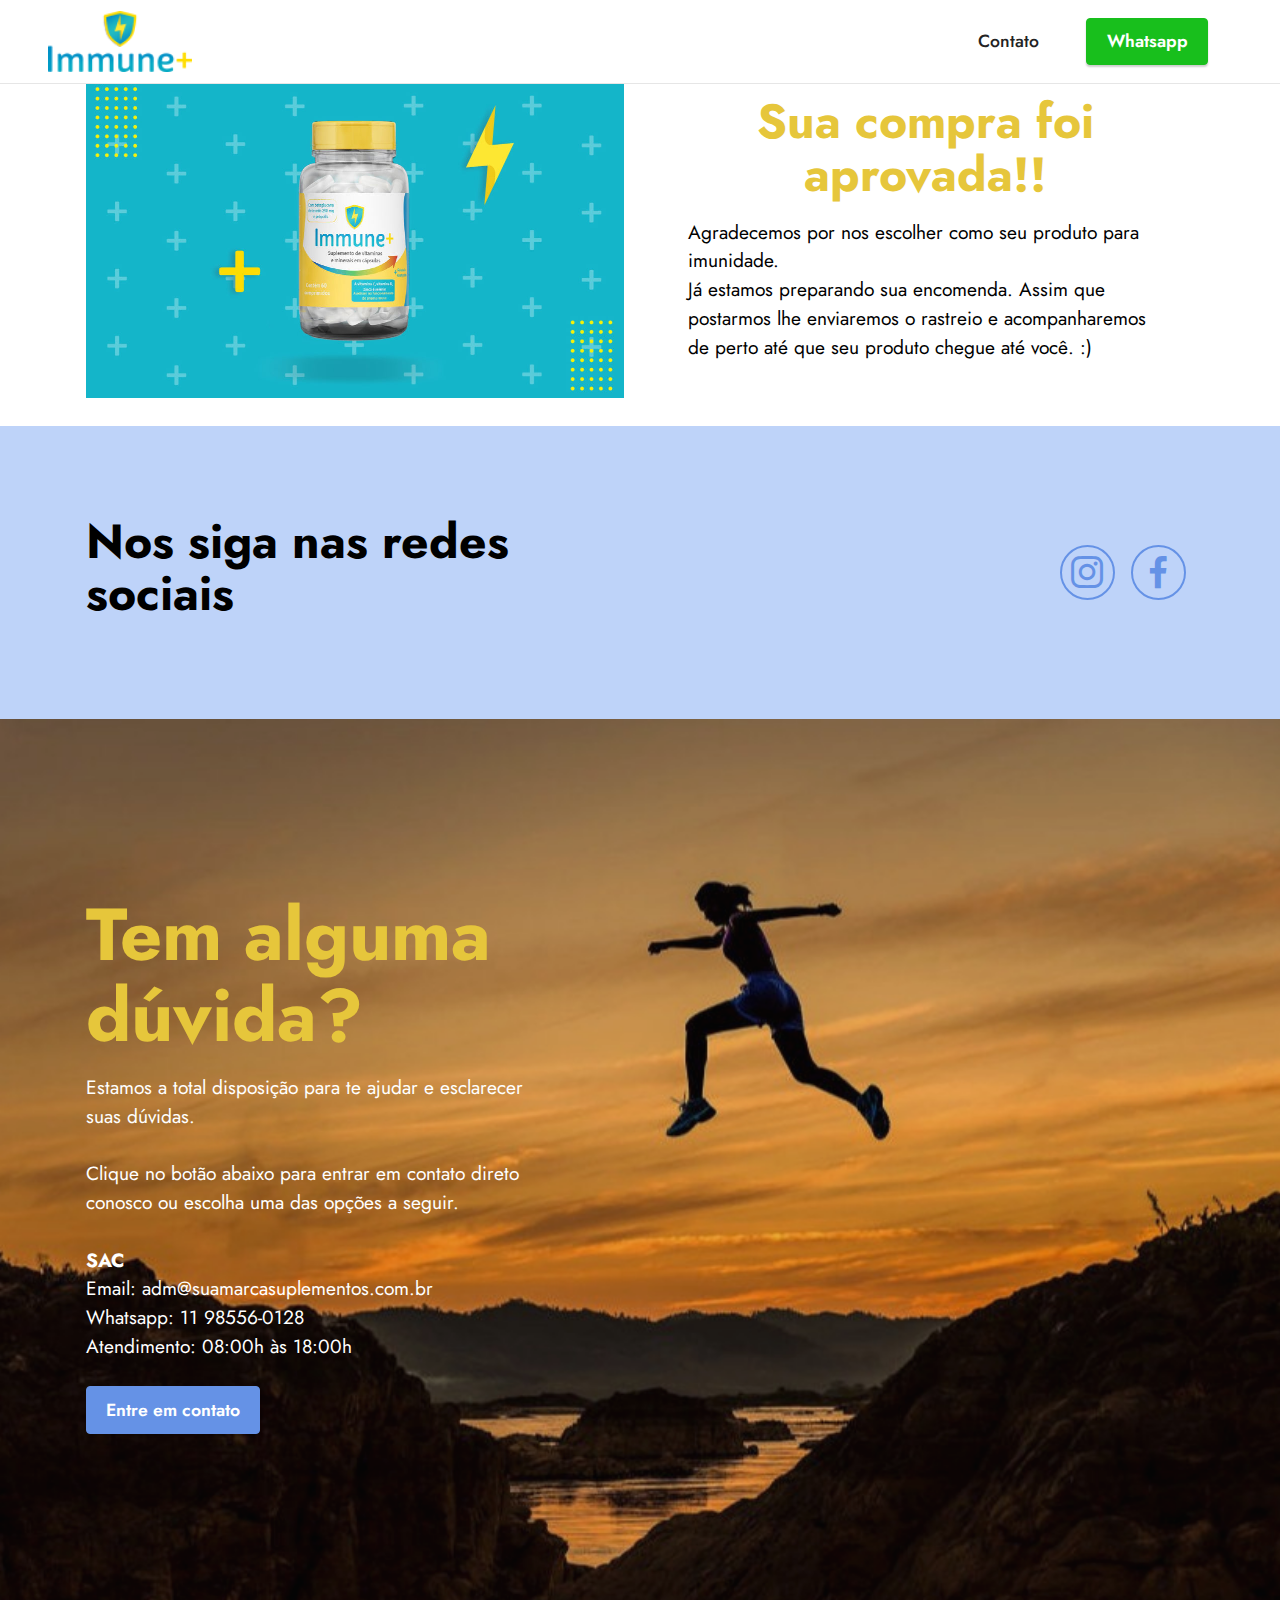
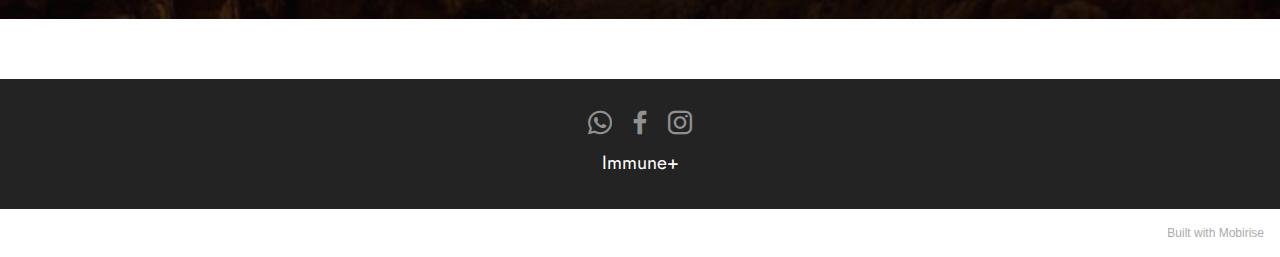
<file: Aprovada.html>
<!DOCTYPE html>
<html  >
<head>
  <!-- Site made with Mobirise Website Builder v5.3.10, https://mobirise.com -->
  <meta charset="UTF-8">
  <meta http-equiv="X-UA-Compatible" content="IE=edge">
  <meta name="generator" content="Mobirise v5.3.10, mobirise.com">
  <meta name="viewport" content="width=device-width, initial-scale=1, minimum-scale=1">
  <link rel="shortcut icon" href="assets/images/logo-121x51.png" type="image/x-icon">
  <meta name="description" content="">
  
  
  <title>Aprovada</title>
  <link rel="stylesheet" href="assets/tether/tether.min.css">
  <link rel="stylesheet" href="assets/bootstrap/css/bootstrap.min.css">
  <link rel="stylesheet" href="assets/bootstrap/css/bootstrap-grid.min.css">
  <link rel="stylesheet" href="assets/bootstrap/css/bootstrap-reboot.min.css">
  <link rel="stylesheet" href="assets/socicon/css/styles.css">
  <link rel="stylesheet" href="assets/dropdown/css/style.css">
  <link rel="stylesheet" href="assets/theme/css/style.css">
  <link rel="preload" href="https://fonts.googleapis.com/css?family=Jost:100,200,300,400,500,600,700,800,900,100i,200i,300i,400i,500i,600i,700i,800i,900i&display=swap" as="style" onload="this.onload=null;this.rel='stylesheet'">
  <noscript><link rel="stylesheet" href="https://fonts.googleapis.com/css?family=Jost:100,200,300,400,500,600,700,800,900,100i,200i,300i,400i,500i,600i,700i,800i,900i&display=swap"></noscript>
  <link rel="preload" as="style" href="assets/mobirise/css/mbr-additional.css"><link rel="stylesheet" href="assets/mobirise/css/mbr-additional.css" type="text/css">
  
  
  
  
</head>
<body>

<!-- Analytics -->
<!-- Global site tag (gtag.js) - Google Analytics -->
<script async src="https://www.googletagmanager.com/gtag/js?id=G-93NF9G86T4"></script>
<script>
  window.dataLayer = window.dataLayer || [];
  function gtag(){dataLayer.push(arguments);}
  gtag('js', new Date());

  gtag('config', 'G-93NF9G86T4');
</script>
<!-- /Analytics -->


  
  <section class="image1 cid-sDfFAgtSnd" id="image1-1r">
    

    

    <div class="container">
        <div class="row align-items-center">
            <div class="col-12 col-lg-6">
                <div class="image-wrapper">
                    <img src="assets/images/banner-immune-1076x643.jpg" alt="Mobirise">
                    
                </div>
            </div>
            <div class="col-12 col-lg">
                <div class="text-wrapper">
                    <h3 class="mbr-section-title mbr-fonts-style mb-3 display-2"><strong>Sua compra foi aprovada!!</strong></h3>
                    <p class="mbr-text mbr-fonts-style display-7">Agradecemos por nos escolher como seu produto para imunidade.<br>Já estamos preparando sua encomenda. Assim que postarmos lhe enviaremos o rastreio e acompanharemos de perto até que seu produto chegue até você. :)</p>
                </div>
            </div>
        </div>
    </div>
</section>

<section class="contacts4 cid-sDfFAqxFbO" id="contacts4-22">

    

    

    <div class="container">
        <div class="row align-items-center justify-content-center">
            <div class="text-content col-12 col-md-6">
                <h2 class="mbr-section-title mbr-fonts-style display-2">
                    <strong>Nos siga nas redes sociais</strong></h2>
                
            </div>
            <div class="icons d-flex align-items-center col-12 col-md-6 justify-content-end mt-md-0 mt-2 flex-wrap">
                <a href="https://www.instagram.com/immune_mais/" target="_blank">
                    <span class="mbr-iconfont mbr-iconfont-social socicon-instagram socicon"></span>
                </a>
                <a href="https://www.facebook.com/immunemaisaude" target="_blank">
                    <span class="mbr-iconfont mbr-iconfont-social socicon-facebook socicon"></span>
                </a>
                
                
                
                
                
                
                
                
            </div>
        </div>
    </div>
    
</section>

<section class="header1 cid-sDfFArlTE2 mbr-fullscreen" id="header1-23">

    

    <div class="mbr-overlay" style="opacity: 0.1; background-color: rgb(35, 35, 35);"></div>

    <div class="container">
        <div class="row">
            <div class="col-12 col-lg-5">
                <h1 class="mbr-section-title mbr-fonts-style mb-3 display-1"><strong>Tem alguma dúvida?</strong></h1>
                
                <p class="mbr-text mbr-fonts-style display-7">Estamos a total disposição para te ajudar e esclarecer suas dúvidas.
<br>
<br>Clique no botão abaixo para entrar em contato direto conosco ou escolha uma das opções a seguir.
<br>
<br><strong>SAC
</strong><br>Email: adm@suamarcasuplementos.com.br
<br>Whatsapp: 11 98556-0128
<br>Atendimento: 08:00h às 18:00h</p>
                <div class="mbr-section-btn mt-3"><a class="btn btn-primary display-4" href="https://linktr.ee/Immunemais" target="_blank">Entre em contato</a></div>
            </div>
        </div>
    </div>
</section>

<section class="menu cid-sDfFAs3XtH" once="menu" id="menu1-24">
    
    <nav class="navbar navbar-dropdown navbar-fixed-top navbar-expand-lg">
        <div class="container-fluid">
            <div class="navbar-brand">
                <span class="navbar-logo">
                    <a href="index.html">
                        <img src="assets/images/logo-121x51.png" alt="Immune+" style="height: 3.8rem;">
                    </a>
                </span>
                
            </div>
            <button class="navbar-toggler" type="button" data-toggle="collapse" data-target="#navbarSupportedContent" aria-controls="navbarNavAltMarkup" aria-expanded="false" aria-label="Toggle navigation">
                <div class="hamburger">
                    <span></span>
                    <span></span>
                    <span></span>
                    <span></span>
                </div>
            </button>
            <div class="collapse navbar-collapse" id="navbarSupportedContent">
                <ul class="navbar-nav nav-dropdown" data-app-modern-menu="true"><li class="nav-item"><a class="nav-link link text-black text-primary display-4" href="Immune+.html#header1-1n">Contato</a></li></ul>
                
                <div class="navbar-buttons mbr-section-btn"><a class="btn btn-secondary display-4" href="https://linktr.ee/Immunemais" target="_blank">Whatsapp</a></div>
            </div>
        </div>
    </nav>

</section>

<section class="footer3 cid-sDfFAt3dcm" once="footers" id="footer3-25">

    

    

    <div class="container">
        <div class="media-container-row align-center mbr-white">
            
            <div class="row social-row">
                <div class="social-list align-right pb-2">
                    
                    
                    
                    
                    
                    
                <div class="soc-item">
                        <a href="https://linktr.ee/Immunemais" target="_blank">
                            <span class="mbr-iconfont mbr-iconfont-social socicon-whatsapp socicon"></span>
                        </a>
                    </div><div class="soc-item">
                        <a href="https://www.facebook.com/immunemaisaude" target="_blank">
                            <span class="mbr-iconfont mbr-iconfont-social socicon-facebook socicon"></span>
                        </a>
                    </div><div class="soc-item">
                        <a href="https://www.instagram.com/immune_mais/" target="_blank">
                            <span class="mbr-iconfont mbr-iconfont-social socicon-instagram socicon"></span>
                        </a>
                    </div></div>
            </div>
            <div class="row row-copirayt">
                <p class="mbr-text mb-0 mbr-fonts-style mbr-white align-center display-7">Immune+</p>
            </div>
        </div>
    </div>
</section><section style="background-color: #fff; font-family: -apple-system, BlinkMacSystemFont, 'Segoe UI', 'Roboto', 'Helvetica Neue', Arial, sans-serif; color:#aaa; font-size:12px; padding: 0; align-items: center; display: flex;"><a href="https://mobirise.site/x" style="flex: 1 1; height: 3rem; padding-left: 1rem;"></a><p style="flex: 0 0 auto; margin:0; padding-right:1rem;">Built with <a href="https://mobirise.site/a" style="color:#aaa;">Mobirise</a></p></section><script src="assets/web/assets/jquery/jquery.min.js"></script>  <script src="assets/popper/popper.min.js"></script>  <script src="assets/tether/tether.min.js"></script>  <script src="assets/bootstrap/js/bootstrap.min.js"></script>  <script src="assets/smoothscroll/smooth-scroll.js"></script>  <script src="assets/sociallikes/social-likes.js"></script>  <script src="assets/dropdown/js/nav-dropdown.js"></script>  <script src="assets/dropdown/js/navbar-dropdown.js"></script>  <script src="assets/touchswipe/jquery.touch-swipe.min.js"></script>  <script src="assets/theme/js/script.js"></script>  
  
  
</body>
</html>
</file>
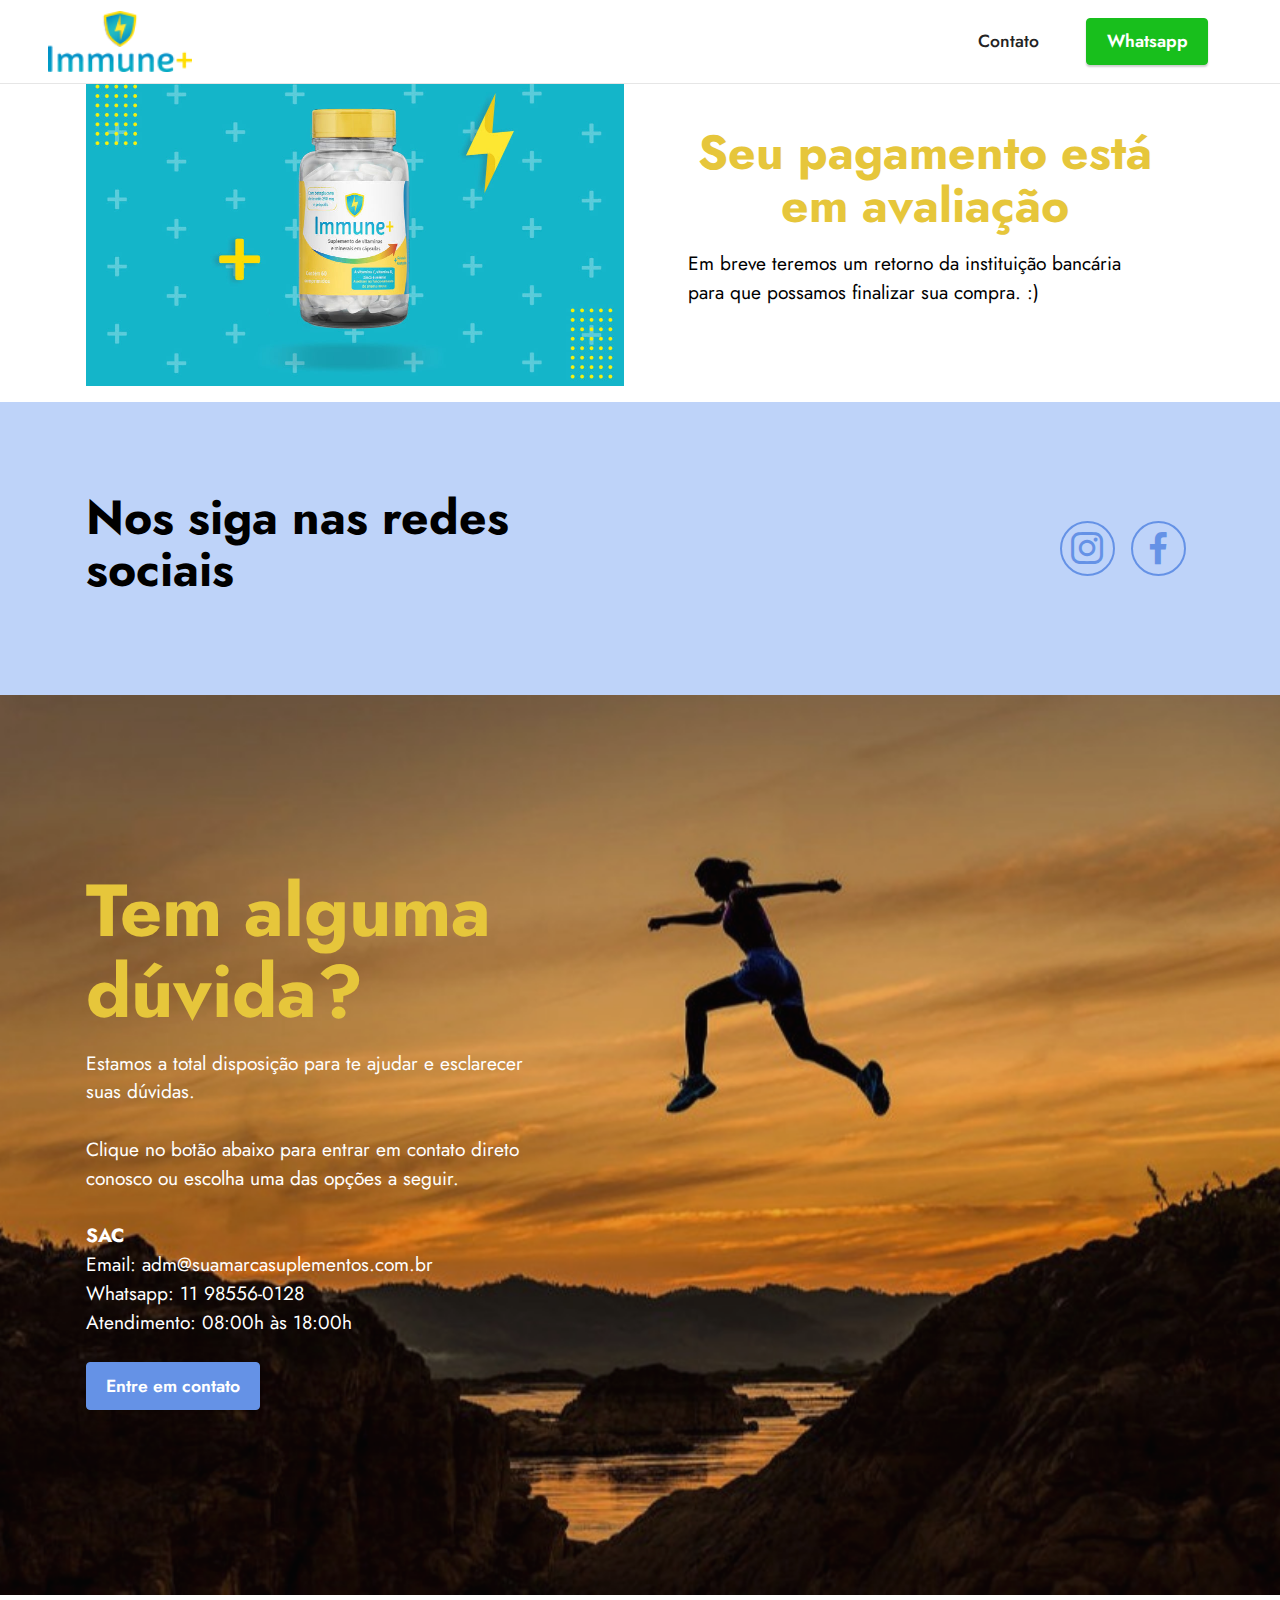
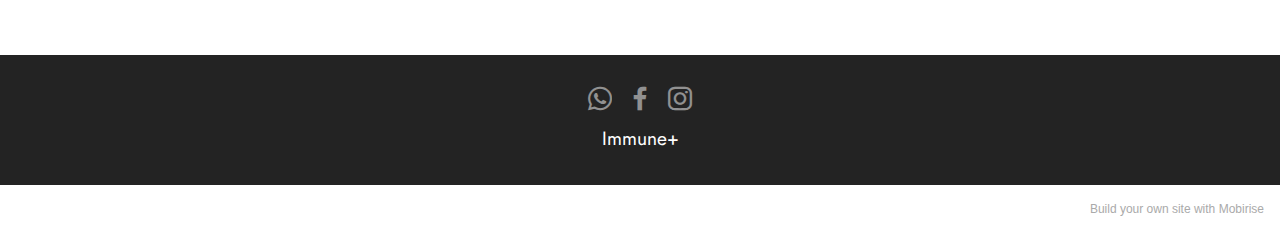
<file: Avaliacao.html>
<!DOCTYPE html>
<html  >
<head>
  <!-- Site made with Mobirise Website Builder v5.3.10, https://mobirise.com -->
  <meta charset="UTF-8">
  <meta http-equiv="X-UA-Compatible" content="IE=edge">
  <meta name="generator" content="Mobirise v5.3.10, mobirise.com">
  <meta name="viewport" content="width=device-width, initial-scale=1, minimum-scale=1">
  <link rel="shortcut icon" href="assets/images/logo-121x51.png" type="image/x-icon">
  <meta name="description" content="">
  
  
  <title>Em avaliação</title>
  <link rel="stylesheet" href="assets/tether/tether.min.css">
  <link rel="stylesheet" href="assets/bootstrap/css/bootstrap.min.css">
  <link rel="stylesheet" href="assets/bootstrap/css/bootstrap-grid.min.css">
  <link rel="stylesheet" href="assets/bootstrap/css/bootstrap-reboot.min.css">
  <link rel="stylesheet" href="assets/socicon/css/styles.css">
  <link rel="stylesheet" href="assets/dropdown/css/style.css">
  <link rel="stylesheet" href="assets/theme/css/style.css">
  <link rel="preload" href="https://fonts.googleapis.com/css?family=Jost:100,200,300,400,500,600,700,800,900,100i,200i,300i,400i,500i,600i,700i,800i,900i&display=swap" as="style" onload="this.onload=null;this.rel='stylesheet'">
  <noscript><link rel="stylesheet" href="https://fonts.googleapis.com/css?family=Jost:100,200,300,400,500,600,700,800,900,100i,200i,300i,400i,500i,600i,700i,800i,900i&display=swap"></noscript>
  <link rel="preload" as="style" href="assets/mobirise/css/mbr-additional.css"><link rel="stylesheet" href="assets/mobirise/css/mbr-additional.css" type="text/css">
  
  
  
  
</head>
<body>

<!-- Analytics -->
<!-- Global site tag (gtag.js) - Google Analytics -->
<script async src="https://www.googletagmanager.com/gtag/js?id=G-93NF9G86T4"></script>
<script>
  window.dataLayer = window.dataLayer || [];
  function gtag(){dataLayer.push(arguments);}
  gtag('js', new Date());

  gtag('config', 'G-93NF9G86T4');
</script>
<!-- /Analytics -->


  
  <section class="image1 cid-sDfL2XCyvt" id="image1-2e">
    

    

    <div class="container">
        <div class="row align-items-center">
            <div class="col-12 col-lg-6">
                <div class="image-wrapper">
                    <img src="assets/images/banner-immune-1076x643.jpg" alt="Mobirise">
                    
                </div>
            </div>
            <div class="col-12 col-lg">
                <div class="text-wrapper">
                    <h3 class="mbr-section-title mbr-fonts-style mb-3 display-2"><strong>Seu pagamento está em avaliação</strong></h3>
                    <p class="mbr-text mbr-fonts-style display-7">Em breve teremos um retorno da instituição bancária para que possamos finalizar sua compra. :)</p>
                </div>
            </div>
        </div>
    </div>
</section>

<section class="contacts4 cid-sDfL2YiSIZ" id="contacts4-2f">

    

    

    <div class="container">
        <div class="row align-items-center justify-content-center">
            <div class="text-content col-12 col-md-6">
                <h2 class="mbr-section-title mbr-fonts-style display-2">
                    <strong>Nos siga nas redes sociais</strong></h2>
                
            </div>
            <div class="icons d-flex align-items-center col-12 col-md-6 justify-content-end mt-md-0 mt-2 flex-wrap">
                <a href="https://twitter.com/mobirise" target="_blank">
                    <span class="mbr-iconfont mbr-iconfont-social socicon-instagram socicon"></span>
                </a>
                <a href="https://www.facebook.com/immunemaisaude" target="_blank">
                    <span class="mbr-iconfont mbr-iconfont-social socicon-facebook socicon"></span>
                </a>
                
                
                
                
                
                
                
                
            </div>
        </div>
    </div>
    
</section>

<section class="header1 cid-sDfL2ZvJYS mbr-fullscreen" id="header1-2g">

    

    <div class="mbr-overlay" style="opacity: 0.1; background-color: rgb(35, 35, 35);"></div>

    <div class="container">
        <div class="row">
            <div class="col-12 col-lg-5">
                <h1 class="mbr-section-title mbr-fonts-style mb-3 display-1"><strong>Tem alguma dúvida?</strong></h1>
                
                <p class="mbr-text mbr-fonts-style display-7">Estamos a total disposição para te ajudar e esclarecer suas dúvidas.
<br>
<br>Clique no botão abaixo para entrar em contato direto conosco ou escolha uma das opções a seguir.
<br>
<br><strong>SAC
</strong><br>Email: adm@suamarcasuplementos.com.br
<br>Whatsapp: 11 98556-0128
<br>Atendimento: 08:00h às 18:00h</p>
                <div class="mbr-section-btn mt-3"><a class="btn btn-primary display-4" href="https://linktr.ee/Immunemais" target="_blank">Entre em contato</a></div>
            </div>
        </div>
    </div>
</section>

<section class="menu cid-sDfL309QMn" once="menu" id="menu1-2h">
    
    <nav class="navbar navbar-dropdown navbar-fixed-top navbar-expand-lg">
        <div class="container-fluid">
            <div class="navbar-brand">
                <span class="navbar-logo">
                    <a href="index.html">
                        <img src="assets/images/logo-121x51.png" alt="Immune+" style="height: 3.8rem;">
                    </a>
                </span>
                
            </div>
            <button class="navbar-toggler" type="button" data-toggle="collapse" data-target="#navbarSupportedContent" aria-controls="navbarNavAltMarkup" aria-expanded="false" aria-label="Toggle navigation">
                <div class="hamburger">
                    <span></span>
                    <span></span>
                    <span></span>
                    <span></span>
                </div>
            </button>
            <div class="collapse navbar-collapse" id="navbarSupportedContent">
                <ul class="navbar-nav nav-dropdown" data-app-modern-menu="true"><li class="nav-item"><a class="nav-link link text-black text-primary display-4" href="Immune+.html#header1-1n">Contato</a></li></ul>
                
                <div class="navbar-buttons mbr-section-btn"><a class="btn btn-secondary display-4" href="https://linktr.ee/Immunemais" target="_blank">Whatsapp</a></div>
            </div>
        </div>
    </nav>

</section>

<section class="footer3 cid-sDfL315UyU" once="footers" id="footer3-2i">

    

    

    <div class="container">
        <div class="media-container-row align-center mbr-white">
            
            <div class="row social-row">
                <div class="social-list align-right pb-2">
                    
                    
                    
                    
                    
                    
                <div class="soc-item">
                        <a href="https://linktr.ee/Immunemais" target="_blank">
                            <span class="mbr-iconfont mbr-iconfont-social socicon-whatsapp socicon"></span>
                        </a>
                    </div><div class="soc-item">
                        <a href="https://www.facebook.com/immunemaisaude" target="_blank">
                            <span class="mbr-iconfont mbr-iconfont-social socicon-facebook socicon"></span>
                        </a>
                    </div><div class="soc-item">
                        <a href="https://www.instagram.com/immune_mais/" target="_blank">
                            <span class="mbr-iconfont mbr-iconfont-social socicon-instagram socicon"></span>
                        </a>
                    </div></div>
            </div>
            <div class="row row-copirayt">
                <p class="mbr-text mb-0 mbr-fonts-style mbr-white align-center display-7">Immune+</p>
            </div>
        </div>
    </div>
</section><section style="background-color: #fff; font-family: -apple-system, BlinkMacSystemFont, 'Segoe UI', 'Roboto', 'Helvetica Neue', Arial, sans-serif; color:#aaa; font-size:12px; padding: 0; align-items: center; display: flex;"><a href="https://mobirise.site/m" style="flex: 1 1; height: 3rem; padding-left: 1rem;"></a><p style="flex: 0 0 auto; margin:0; padding-right:1rem;">Build your own site with <a href="https://mobirise.site/z" style="color:#aaa;">Mobirise</a></p></section><script src="assets/web/assets/jquery/jquery.min.js"></script>  <script src="assets/popper/popper.min.js"></script>  <script src="assets/tether/tether.min.js"></script>  <script src="assets/bootstrap/js/bootstrap.min.js"></script>  <script src="assets/smoothscroll/smooth-scroll.js"></script>  <script src="assets/sociallikes/social-likes.js"></script>  <script src="assets/dropdown/js/nav-dropdown.js"></script>  <script src="assets/dropdown/js/navbar-dropdown.js"></script>  <script src="assets/touchswipe/jquery.touch-swipe.min.js"></script>  <script src="assets/theme/js/script.js"></script>  
  
  
</body>
</html>
</file>
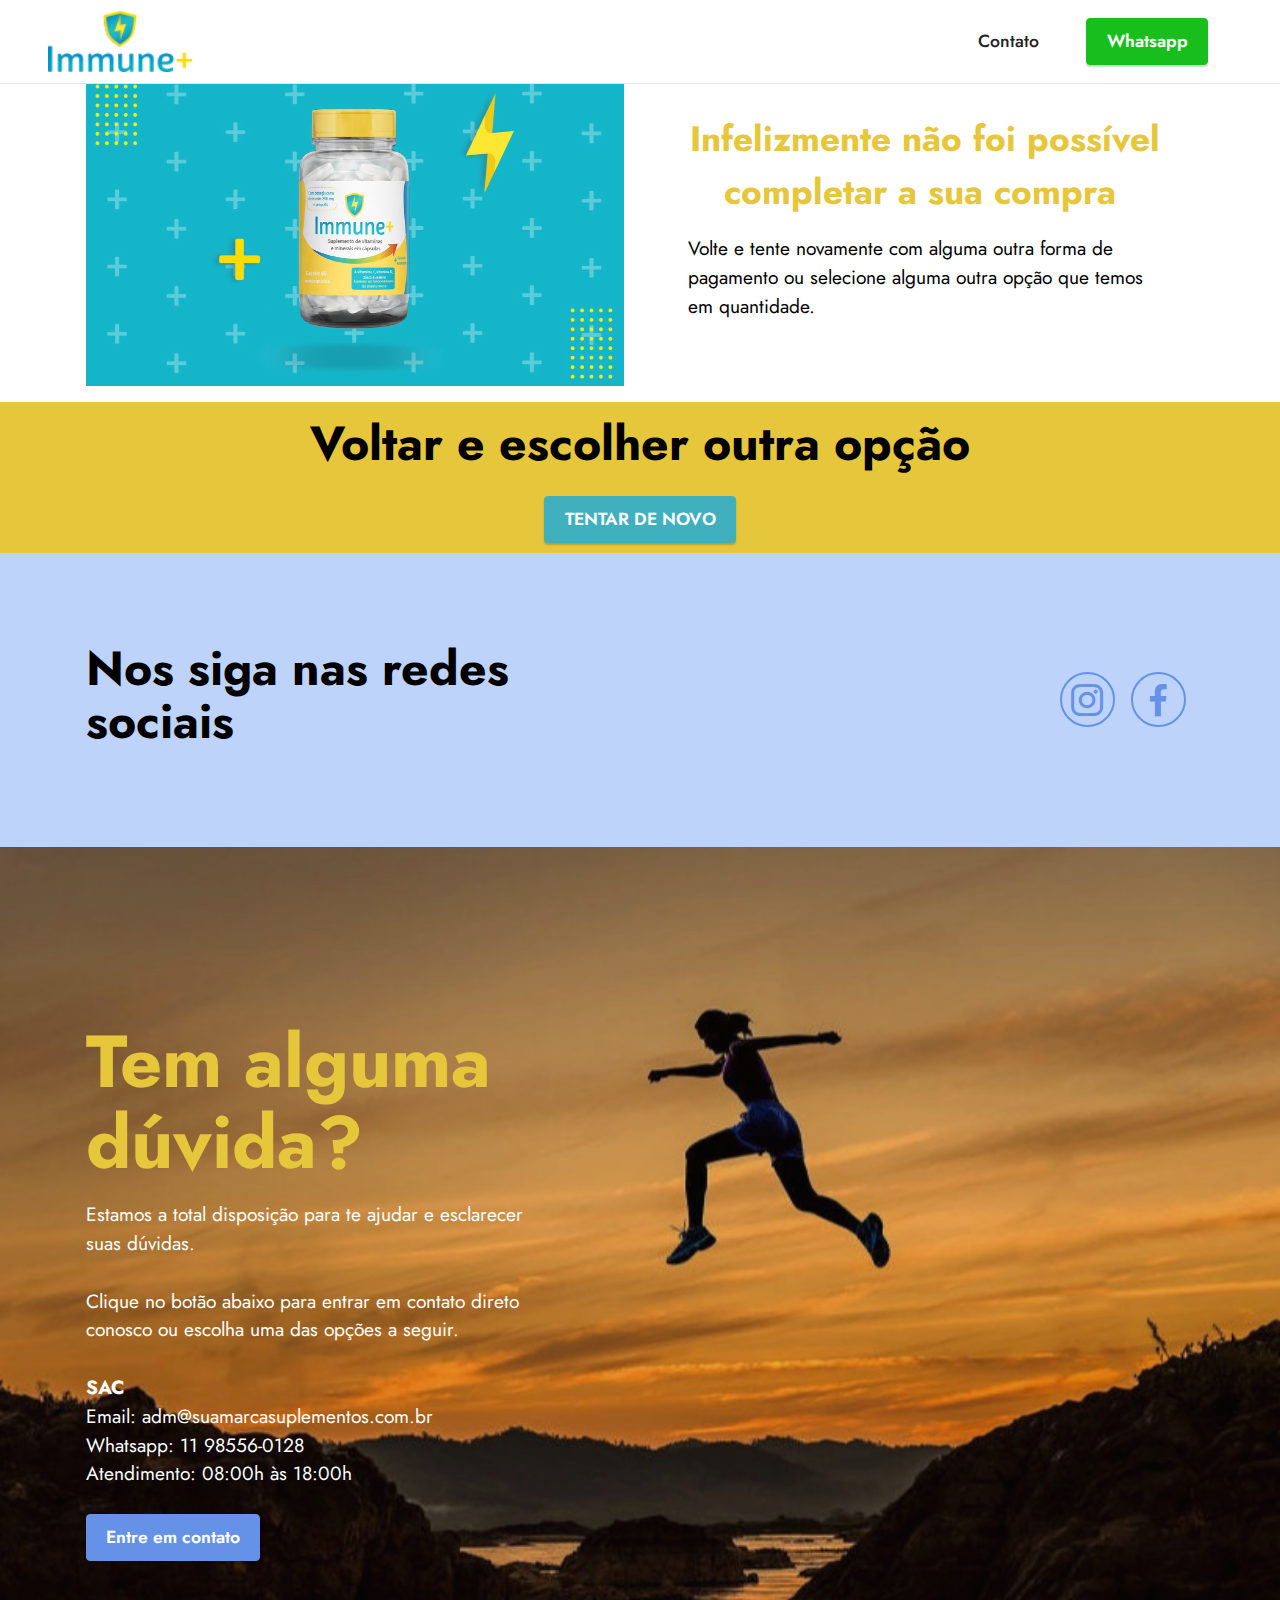
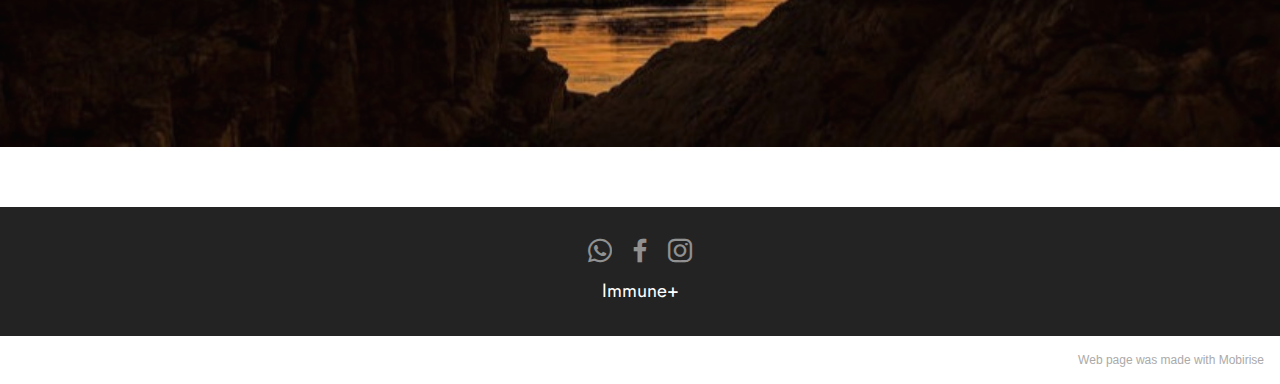
<file: Negada.html>
<!DOCTYPE html>
<html  >
<head>
  <!-- Site made with Mobirise Website Builder v5.3.10, https://mobirise.com -->
  <meta charset="UTF-8">
  <meta http-equiv="X-UA-Compatible" content="IE=edge">
  <meta name="generator" content="Mobirise v5.3.10, mobirise.com">
  <meta name="viewport" content="width=device-width, initial-scale=1, minimum-scale=1">
  <link rel="shortcut icon" href="assets/images/logo-121x51.png" type="image/x-icon">
  <meta name="description" content="">
  
  
  <title>Negada</title>
  <link rel="stylesheet" href="assets/tether/tether.min.css">
  <link rel="stylesheet" href="assets/bootstrap/css/bootstrap.min.css">
  <link rel="stylesheet" href="assets/bootstrap/css/bootstrap-grid.min.css">
  <link rel="stylesheet" href="assets/bootstrap/css/bootstrap-reboot.min.css">
  <link rel="stylesheet" href="assets/socicon/css/styles.css">
  <link rel="stylesheet" href="assets/dropdown/css/style.css">
  <link rel="stylesheet" href="assets/theme/css/style.css">
  <link rel="preload" href="https://fonts.googleapis.com/css?family=Jost:100,200,300,400,500,600,700,800,900,100i,200i,300i,400i,500i,600i,700i,800i,900i&display=swap" as="style" onload="this.onload=null;this.rel='stylesheet'">
  <noscript><link rel="stylesheet" href="https://fonts.googleapis.com/css?family=Jost:100,200,300,400,500,600,700,800,900,100i,200i,300i,400i,500i,600i,700i,800i,900i&display=swap"></noscript>
  <link rel="preload" as="style" href="assets/mobirise/css/mbr-additional.css"><link rel="stylesheet" href="assets/mobirise/css/mbr-additional.css" type="text/css">
  
  
  
  
</head>
<body>

<!-- Analytics -->
<!-- Global site tag (gtag.js) - Google Analytics -->
<script async src="https://www.googletagmanager.com/gtag/js?id=G-93NF9G86T4"></script>
<script>
  window.dataLayer = window.dataLayer || [];
  function gtag(){dataLayer.push(arguments);}
  gtag('js', new Date());

  gtag('config', 'G-93NF9G86T4');
</script>
<!-- /Analytics -->


  
  <section class="image1 cid-sDfIruBcFU" id="image1-26">
    

    

    <div class="container">
        <div class="row align-items-center">
            <div class="col-12 col-lg-6">
                <div class="image-wrapper">
                    <img src="assets/images/banner-immune-1076x643.jpg" alt="Mobirise">
                    
                </div>
            </div>
            <div class="col-12 col-lg">
                <div class="text-wrapper">
                    <h3 class="mbr-section-title mbr-fonts-style mb-3 display-5"><strong>Infelizmente não foi possível completar a sua compra&nbsp;</strong></h3>
                    <p class="mbr-text mbr-fonts-style display-7">Volte e tente novamente com alguma outra forma de pagamento ou selecione alguma outra opção que temos&nbsp; em quantidade.</p>
                </div>
            </div>
        </div>
    </div>
</section>

<section class="header6 cid-sDfK5sF4MR" id="header6-2d">

    

    

    <div class="align-center container">
        <div class="row justify-content-center">
            <div class="col-12 col-lg-12">
                <h1 class="mbr-section-title mbr-fonts-style mbr-white mb-3 display-2"><strong>Voltar e escolher outra opção</strong></h1>
                
                
                <div class="mbr-section-btn mt-3"><a class="btn btn-success display-4" href="index.html#features4-1k">TENTAR DE NOVO</a></div>
            </div>
        </div>
    </div>
</section>

<section class="contacts4 cid-sDfIrvAAFF" id="contacts4-27">

    

    

    <div class="container">
        <div class="row align-items-center justify-content-center">
            <div class="text-content col-12 col-md-6">
                <h2 class="mbr-section-title mbr-fonts-style display-2">
                    <strong>Nos siga nas redes sociais</strong></h2>
                
            </div>
            <div class="icons d-flex align-items-center col-12 col-md-6 justify-content-end mt-md-0 mt-2 flex-wrap">
                <a href="https://www.instagram.com/immune_mais/" target="_blank">
                    <span class="mbr-iconfont mbr-iconfont-social socicon-instagram socicon"></span>
                </a>
                <a href="https://www.facebook.com/immunemaisaude" target="_blank">
                    <span class="mbr-iconfont mbr-iconfont-social socicon-facebook socicon"></span>
                </a>
                
                
                
                
                
                
                
                
            </div>
        </div>
    </div>
    
</section>

<section class="header1 cid-sDfIrwQidx mbr-fullscreen" id="header1-28">

    

    <div class="mbr-overlay" style="opacity: 0.1; background-color: rgb(35, 35, 35);"></div>

    <div class="container">
        <div class="row">
            <div class="col-12 col-lg-5">
                <h1 class="mbr-section-title mbr-fonts-style mb-3 display-1"><strong>Tem alguma dúvida?</strong></h1>
                
                <p class="mbr-text mbr-fonts-style display-7">Estamos a total disposição para te ajudar e esclarecer suas dúvidas.
<br>
<br>Clique no botão abaixo para entrar em contato direto conosco ou escolha uma das opções a seguir.
<br>
<br><strong>SAC
</strong><br>Email: adm@suamarcasuplementos.com.br
<br>Whatsapp: 11 98556-0128
<br>Atendimento: 08:00h às 18:00h</p>
                <div class="mbr-section-btn mt-3"><a class="btn btn-primary display-4" href="https://linktr.ee/Immunemais" target="_blank">Entre em contato</a></div>
            </div>
        </div>
    </div>
</section>

<section class="menu cid-sDfIrxxlqJ" once="menu" id="menu1-29">
    
    <nav class="navbar navbar-dropdown navbar-fixed-top navbar-expand-lg">
        <div class="container-fluid">
            <div class="navbar-brand">
                <span class="navbar-logo">
                    <a href="index.html">
                        <img src="assets/images/logo-121x51.png" alt="Immune+" style="height: 3.8rem;">
                    </a>
                </span>
                
            </div>
            <button class="navbar-toggler" type="button" data-toggle="collapse" data-target="#navbarSupportedContent" aria-controls="navbarNavAltMarkup" aria-expanded="false" aria-label="Toggle navigation">
                <div class="hamburger">
                    <span></span>
                    <span></span>
                    <span></span>
                    <span></span>
                </div>
            </button>
            <div class="collapse navbar-collapse" id="navbarSupportedContent">
                <ul class="navbar-nav nav-dropdown" data-app-modern-menu="true"><li class="nav-item"><a class="nav-link link text-black text-primary display-4" href="Immune+.html#header1-1n">Contato</a></li></ul>
                
                <div class="navbar-buttons mbr-section-btn"><a class="btn btn-secondary display-4" href="https://linktr.ee/Immunemais" target="_blank">Whatsapp</a></div>
            </div>
        </div>
    </nav>

</section>

<section class="footer3 cid-sDfIryulmQ" once="footers" id="footer3-2a">

    

    

    <div class="container">
        <div class="media-container-row align-center mbr-white">
            
            <div class="row social-row">
                <div class="social-list align-right pb-2">
                    
                    
                    
                    
                    
                    
                <div class="soc-item">
                        <a href="https://linktr.ee/Immunemais" target="_blank">
                            <span class="mbr-iconfont mbr-iconfont-social socicon-whatsapp socicon"></span>
                        </a>
                    </div><div class="soc-item">
                        <a href="https://www.facebook.com/immunemaisaude" target="_blank">
                            <span class="mbr-iconfont mbr-iconfont-social socicon-facebook socicon"></span>
                        </a>
                    </div><div class="soc-item">
                        <a href="https://www.instagram.com/immune_mais/" target="_blank">
                            <span class="mbr-iconfont mbr-iconfont-social socicon-instagram socicon"></span>
                        </a>
                    </div></div>
            </div>
            <div class="row row-copirayt">
                <p class="mbr-text mb-0 mbr-fonts-style mbr-white align-center display-7">Immune+</p>
            </div>
        </div>
    </div>
</section><section style="background-color: #fff; font-family: -apple-system, BlinkMacSystemFont, 'Segoe UI', 'Roboto', 'Helvetica Neue', Arial, sans-serif; color:#aaa; font-size:12px; padding: 0; align-items: center; display: flex;"><a href="https://mobirise.site/b" style="flex: 1 1; height: 3rem; padding-left: 1rem;"></a><p style="flex: 0 0 auto; margin:0; padding-right:1rem;">Web page was <a href="https://mobirise.site/g" style="color:#aaa;">made</a> with Mobirise</p></section><script src="assets/web/assets/jquery/jquery.min.js"></script>  <script src="assets/popper/popper.min.js"></script>  <script src="assets/tether/tether.min.js"></script>  <script src="assets/bootstrap/js/bootstrap.min.js"></script>  <script src="assets/smoothscroll/smooth-scroll.js"></script>  <script src="assets/sociallikes/social-likes.js"></script>  <script src="assets/dropdown/js/nav-dropdown.js"></script>  <script src="assets/dropdown/js/navbar-dropdown.js"></script>  <script src="assets/touchswipe/jquery.touch-swipe.min.js"></script>  <script src="assets/theme/js/script.js"></script>  
  
  
</body>
</html>
</file>
<file: assets/web/assets/mobirise-icons2/mobirise2.css>
@font-face {
  font-family: 'Moririse2';
  font-display: swap;
  src:  url('mobirise2.eot?f2bix4');
  src:  url('mobirise2.eot?f2bix4#iefix') format('embedded-opentype'),
    url('mobirise2.ttf?f2bix4') format('truetype'),
    url('mobirise2.woff?f2bix4') format('woff'),
    url('mobirise2.svg?f2bix4#mobirise2') format('svg');
  font-weight: normal;
  font-style: normal;
}

[class^="mobi-"], [class*=" mobi-"] {
  /* use !important to prevent issues with browser extensions that change fonts */
  font-family: 'Moririse2' !important;
  speak: none;
  font-style: normal;
  font-weight: normal;
  font-variant: normal;
  text-transform: none;
  line-height: 1;

  /* Better Font Rendering =========== */
  -webkit-font-smoothing: antialiased;
  -moz-osx-font-smoothing: grayscale;
}

.mobi-mbri-add-submenu:before {
  content: "\e900";
}
.mobi-mbri-alert:before {
  content: "\e901";
}
.mobi-mbri-align-center:before {
  content: "\e902";
}
.mobi-mbri-align-justify:before {
  content: "\e903";
}
.mobi-mbri-align-left:before {
  content: "\e904";
}
.mobi-mbri-align-right:before {
  content: "\e905";
}
.mobi-mbri-android:before {
  content: "\e906";
}
.mobi-mbri-apple:before {
  content: "\e907";
}
.mobi-mbri-arrow-down:before {
  content: "\e908";
}
.mobi-mbri-arrow-next:before {
  content: "\e909";
}
.mobi-mbri-arrow-prev:before {
  content: "\e90a";
}
.mobi-mbri-arrow-up:before {
  content: "\e90b";
}
.mobi-mbri-bold:before {
  content: "\e90c";
}
.mobi-mbri-bookmark:before {
  content: "\e90d";
}
.mobi-mbri-bootstrap:before {
  content: "\e90e";
}
.mobi-mbri-briefcase:before {
  content: "\e90f";
}
.mobi-mbri-browse:before {
  content: "\e910";
}
.mobi-mbri-bulleted-list:before {
  content: "\e911";
}
.mobi-mbri-calendar:before {
  content: "\e912";
}
.mobi-mbri-camera:before {
  content: "\e913";
}
.mobi-mbri-cart-add:before {
  content: "\e914";
}
.mobi-mbri-cart-full:before {
  content: "\e915";
}
.mobi-mbri-cash:before {
  content: "\e916";
}
.mobi-mbri-change-style:before {
  content: "\e917";
}
.mobi-mbri-chat:before {
  content: "\e918";
}
.mobi-mbri-clock:before {
  content: "\e919";
}
.mobi-mbri-close:before {
  content: "\e91a";
}
.mobi-mbri-cloud:before {
  content: "\e91b";
}
.mobi-mbri-code:before {
  content: "\e91c";
}
.mobi-mbri-contact-form:before {
  content: "\e91d";
}
.mobi-mbri-credit-card:before {
  content: "\e91e";
}
.mobi-mbri-cursor-click:before {
  content: "\e91f";
}
.mobi-mbri-cust-feedback:before {
  content: "\e920";
}
.mobi-mbri-database:before {
  content: "\e921";
}
.mobi-mbri-delivery:before {
  content: "\e922";
}
.mobi-mbri-desktop:before {
  content: "\e923";
}
.mobi-mbri-devices:before {
  content: "\e924";
}
.mobi-mbri-down:before {
  content: "\e925";
}
.mobi-mbri-download-2:before {
  content: "\e926";
}
.mobi-mbri-download:before {
  content: "\e927";
}
.mobi-mbri-drag-n-drop-2:before {
  content: "\e928";
}
.mobi-mbri-drag-n-drop:before {
  content: "\e929";
}
.mobi-mbri-edit-2:before {
  content: "\e92a";
}
.mobi-mbri-edit:before {
  content: "\e92b";
}
.mobi-mbri-error:before {
  content: "\e92c";
}
.mobi-mbri-extension:before {
  content: "\e92d";
}
.mobi-mbri-features:before {
  content: "\e92e";
}
.mobi-mbri-file:before {
  content: "\e92f";
}
.mobi-mbri-flag:before {
  content: "\e930";
}
.mobi-mbri-folder:before {
  content: "\e931";
}
.mobi-mbri-gift:before {
  content: "\e932";
}
.mobi-mbri-github:before {
  content: "\e933";
}
.mobi-mbri-globe-2:before {
  content: "\e934";
}
.mobi-mbri-globe:before {
  content: "\e935";
}
.mobi-mbri-growing-chart:before {
  content: "\e936";
}
.mobi-mbri-hearth:before {
  content: "\e937";
}
.mobi-mbri-help:before {
  content: "\e938";
}
.mobi-mbri-home:before {
  content: "\e939";
}
.mobi-mbri-hot-cup:before {
  content: "\e93a";
}
.mobi-mbri-idea:before {
  content: "\e93b";
}
.mobi-mbri-image-gallery:before {
  content: "\e93c";
}
.mobi-mbri-image-slider:before {
  content: "\e93d";
}
.mobi-mbri-info:before {
  content: "\e93e";
}
.mobi-mbri-italic:before {
  content: "\e93f";
}
.mobi-mbri-key:before {
  content: "\e940";
}
.mobi-mbri-laptop:before {
  content: "\e941";
}
.mobi-mbri-layers:before {
  content: "\e942";
}
.mobi-mbri-left-right:before {
  content: "\e943";
}
.mobi-mbri-left:before {
  content: "\e944";
}
.mobi-mbri-letter:before {
  content: "\e945";
}
.mobi-mbri-like:before {
  content: "\e946";
}
.mobi-mbri-link:before {
  content: "\e947";
}
.mobi-mbri-lock:before {
  content: "\e948";
}
.mobi-mbri-login:before {
  content: "\e949";
}
.mobi-mbri-logout:before {
  content: "\e94a";
}
.mobi-mbri-magic-stick:before {
  content: "\e94b";
}
.mobi-mbri-map-pin:before {
  content: "\e94c";
}
.mobi-mbri-menu:before {
  content: "\e94d";
}
.mobi-mbri-mobile-2:before {
  content: "\e94e";
}
.mobi-mbri-mobile-horizontal:before {
  content: "\e94f";
}
.mobi-mbri-mobile:before {
  content: "\e950";
}
.mobi-mbri-mobirise:before {
  content: "\e951";
}
.mobi-mbri-more-horizontal:before {
  content: "\e952";
}
.mobi-mbri-more-vertical:before {
  content: "\e953";
}
.mobi-mbri-music:before {
  content: "\e954";
}
.mobi-mbri-new-file:before {
  content: "\e955";
}
.mobi-mbri-numbered-list:before {
  content: "\e956";
}
.mobi-mbri-opened-folder:before {
  content: "\e957";
}
.mobi-mbri-pages:before {
  content: "\e958";
}
.mobi-mbri-paper-plane:before {
  content: "\e959";
}
.mobi-mbri-paperclip:before {
  content: "\e95a";
}
.mobi-mbri-phone:before {
  content: "\e95b";
}
.mobi-mbri-photo:before {
  content: "\e95c";
}
.mobi-mbri-photos:before {
  content: "\e95d";
}
.mobi-mbri-pin:before {
  content: "\e95e";
}
.mobi-mbri-play:before {
  content: "\e95f";
}
.mobi-mbri-plus:before {
  content: "\e960";
}
.mobi-mbri-preview:before {
  content: "\e961";
}
.mobi-mbri-print:before {
  content: "\e962";
}
.mobi-mbri-protect:before {
  content: "\e963";
}
.mobi-mbri-question:before {
  content: "\e964";
}
.mobi-mbri-quote-left:before {
  content: "\e965";
}
.mobi-mbri-quote-right:before {
  content: "\e966";
}
.mobi-mbri-redo:before {
  content: "\e967";
}
.mobi-mbri-refresh:before {
  content: "\e968";
}
.mobi-mbri-responsive-2:before {
  content: "\e969";
}
.mobi-mbri-responsive:before {
  content: "\e96a";
}
.mobi-mbri-right:before {
  content: "\e96b";
}
.mobi-mbri-rocket:before {
  content: "\e96c";
}
.mobi-mbri-sad-face:before {
  content: "\e96d";
}
.mobi-mbri-sale:before {
  content: "\e96e";
}
.mobi-mbri-save:before {
  content: "\e96f";
}
.mobi-mbri-search:before {
  content: "\e970";
}
.mobi-mbri-setting-2:before {
  content: "\e971";
}
.mobi-mbri-setting-3:before {
  content: "\e972";
}
.mobi-mbri-setting:before {
  content: "\e973";
}
.mobi-mbri-share:before {
  content: "\e974";
}
.mobi-mbri-shopping-bag:before {
  content: "\e975";
}
.mobi-mbri-shopping-basket:before {
  content: "\e976";
}
.mobi-mbri-shopping-cart:before {
  content: "\e977";
}
.mobi-mbri-sites:before {
  content: "\e978";
}
.mobi-mbri-smile-face:before {
  content: "\e979";
}
.mobi-mbri-speed:before {
  content: "\e97a";
}
.mobi-mbri-star:before {
  content: "\e97b";
}
.mobi-mbri-success:before {
  content: "\e97c";
}
.mobi-mbri-sun:before {
  content: "\e97d";
}
.mobi-mbri-sun2:before {
  content: "\e97e";
}
.mobi-mbri-tablet-vertical:before {
  content: "\e97f";
}
.mobi-mbri-tablet:before {
  content: "\e980";
}
.mobi-mbri-target:before {
  content: "\e981";
}
.mobi-mbri-timer:before {
  content: "\e982";
}
.mobi-mbri-to-ftp:before {
  content: "\e983";
}
.mobi-mbri-to-local-drive:before {
  content: "\e984";
}
.mobi-mbri-touch-swipe:before {
  content: "\e985";
}
.mobi-mbri-touch:before {
  content: "\e986";
}
.mobi-mbri-trash:before {
  content: "\e987";
}
.mobi-mbri-underline:before {
  content: "\e988";
}
.mobi-mbri-undo:before {
  content: "\e989";
}
.mobi-mbri-unlink:before {
  content: "\e98a";
}
.mobi-mbri-unlock:before {
  content: "\e98b";
}
.mobi-mbri-up-down:before {
  content: "\e98c";
}
.mobi-mbri-up:before {
  content: "\e98d";
}
.mobi-mbri-update:before {
  content: "\e98e";
}
.mobi-mbri-upload-2:before {
  content: "\e98f";
}
.mobi-mbri-upload:before {
  content: "\e990";
}
.mobi-mbri-user-2:before {
  content: "\e991";
}
.mobi-mbri-user:before {
  content: "\e992";
}
.mobi-mbri-users:before {
  content: "\e993";
}
.mobi-mbri-video-play:before {
  content: "\e994";
}
.mobi-mbri-video:before {
  content: "\e995";
}
.mobi-mbri-watch:before {
  content: "\e996";
}
.mobi-mbri-website-theme-2:before {
  content: "\e997";
}
.mobi-mbri-website-theme:before {
  content: "\e998";
}
.mobi-mbri-wifi:before {
  content: "\e999";
}
.mobi-mbri-windows:before {
  content: "\e99a";
}
.mobi-mbri-zoom-in:before {
  content: "\e99b";
}
.mobi-mbri-zoom-out:before {
  content: "\e99c";
}
</file>
<file: assets/web/assets/mobirise-icons-bold/mobirise-icons-bold.css>
@font-face {
  font-family: 'mobirise-icons-bold';
  font-display: swap;
  src:  url('mobirise-icons-bold.eot?m1l4yr');
  src:  url('mobirise-icons-bold.eot?m1l4yr#iefix') format('embedded-opentype'),
    url('mobirise-icons-bold.ttf?m1l4yr') format('truetype'),
    url('mobirise-icons-bold.woff?m1l4yr') format('woff'),
    url('mobirise-icons-bold.svg?m1l4yr#mobirise-icons-bold') format('svg');
  font-weight: normal;
  font-style: normal;
}

[class^="mbrib-"], [class*="mbrib-"] {
  /* use !important to prevent issues with browser extensions that change fonts */
  font-family: 'mobirise-icons-bold' !important;
  speak: none;
  font-style: normal;
  font-weight: normal;
  font-variant: normal;
  text-transform: none;
  line-height: 1;

  /* Better Font Rendering =========== */
  -webkit-font-smoothing: antialiased;
  -moz-osx-font-smoothing: grayscale;
}

.mbrib-add-submenu:before {
  content: "\e900";
}
.mbrib-alert:before {
  content: "\e901";
}
.mbrib-align-center:before {
  content: "\e902";
}
.mbrib-align-justify:before {
  content: "\e903";
}
.mbrib-align-left:before {
  content: "\e904";
}
.mbrib-align-right:before {
  content: "\e905";
}
.mbrib-android:before {
  content: "\e906";
}
.mbrib-apple:before {
  content: "\e907";
}
.mbrib-arrow-down:before {
  content: "\e908";
}
.mbrib-arrow-next:before {
  content: "\e909";
}
.mbrib-arrow-prev:before {
  content: "\e90a";
}
.mbrib-arrow-up:before {
  content: "\e90b";
}
.mbrib-bold:before {
  content: "\e90c";
}
.mbrib-bookmark:before {
  content: "\e90d";
}
.mbrib-bootstrap:before {
  content: "\e90e";
}
.mbrib-briefcase:before {
  content: "\e90f";
}
.mbrib-browse:before {
  content: "\e910";
}
.mbrib-bulleted-list:before {
  content: "\e911";
}
.mbrib-calendar:before {
  content: "\e912";
}
.mbrib-camera:before {
  content: "\e913";
}
.mbrib-cart-add:before {
  content: "\e914";
}
.mbrib-cart-full:before {
  content: "\e915";
}
.mbrib-cash:before {
  content: "\e916";
}
.mbrib-change-style:before {
  content: "\e917";
}
.mbrib-chat:before {
  content: "\e918";
}
.mbrib-clock:before {
  content: "\e919";
}
.mbrib-close:before {
  content: "\e91a";
}
.mbrib-cloud:before {
  content: "\e91b";
}
.mbrib-code:before {
  content: "\e91c";
}
.mbrib-contact-form:before {
  content: "\e91d";
}
.mbrib-credit-card:before {
  content: "\e91e";
}
.mbrib-cursor-click:before {
  content: "\e91f";
}
.mbrib-cust-feedback:before {
  content: "\e920";
}
.mbrib-database:before {
  content: "\e921";
}
.mbrib-delivery:before {
  content: "\e922";
}
.mbrib-desktop:before {
  content: "\e923";
}
.mbrib-devices:before {
  content: "\e924";
}
.mbrib-down:before {
  content: "\e925";
}
.mbrib-download:before {
  content: "\e926";
}
.mbrib-drag-n-drop:before {
  content: "\e927";
}
.mbrib-drag-n-drop2:before {
  content: "\e928";
}
.mbrib-edit:before {
  content: "\e929";
}
.mbrib-edit2:before {
  content: "\e92a";
}
.mbrib-error:before {
  content: "\e92b";
}
.mbrib-extension:before {
  content: "\e92c";
}
.mbrib-features:before {
  content: "\e92d";
}
.mbrib-file:before {
  content: "\e92e";
}
.mbrib-flag:before {
  content: "\e92f";
}
.mbrib-folder:before {
  content: "\e930";
}
.mbrib-gift:before {
  content: "\e931";
}
.mbrib-github:before {
  content: "\e932";
}
.mbrib-globe-2:before {
  content: "\e933";
}
.mbrib-globe:before {
  content: "\e934";
}
.mbrib-growing-chart:before {
  content: "\e935";
}
.mbrib-hearth:before {
  content: "\e936";
}
.mbrib-help:before {
  content: "\e937";
}
.mbrib-home:before {
  content: "\e938";
}
.mbrib-hot-cup:before {
  content: "\e939";
}
.mbrib-idea:before {
  content: "\e93a";
}
.mbrib-image-gallery:before {
  content: "\e93b";
}
.mbrib-image-slider:before {
  content: "\e93c";
}
.mbrib-info:before {
  content: "\e93d";
}
.mbrib-italic:before {
  content: "\e93e";
}
.mbrib-key:before {
  content: "\e93f";
}
.mbrib-laptop:before {
  content: "\e940";
}
.mbrib-layers:before {
  content: "\e941";
}
.mbrib-left-right:before {
  content: "\e942";
}
.mbrib-left:before {
  content: "\e943";
}
.mbrib-letter:before {
  content: "\e944";
}
.mbrib-like:before {
  content: "\e945";
}
.mbrib-link:before {
  content: "\e946";
}
.mbrib-lock:before {
  content: "\e947";
}
.mbrib-login:before {
  content: "\e948";
}
.mbrib-logout:before {
  content: "\e949";
}
.mbrib-magic-stick:before {
  content: "\e94a";
}
.mbrib-map-pin:before {
  content: "\e94b";
}
.mbrib-menu:before {
  content: "\e94c";
}
.mbrib-mobile:before {
  content: "\e94d";
}
.mbrib-mobile2:before {
  content: "\e94e";
}
.mbrib-mobirise:before {
  content: "\e94f";
}
.mbrib-more-horizontal:before {
  content: "\e950";
}
.mbrib-more-vertical:before {
  content: "\e951";
}
.mbrib-music:before {
  content: "\e952";
}
.mbrib-new-file:before {
  content: "\e953";
}
.mbrib-numbered-list:before {
  content: "\e954";
}
.mbrib-opened-folder:before {
  content: "\e955";
}
.mbrib-pages:before {
  content: "\e956";
}
.mbrib-paper-plane:before {
  content: "\e957";
}
.mbrib-paperclip:before {
  content: "\e958";
}
.mbrib-photo:before {
  content: "\e959";
}
.mbrib-photos:before {
  content: "\e95a";
}
.mbrib-pin:before {
  content: "\e95b";
}
.mbrib-play:before {
  content: "\e95c";
}
.mbrib-plus:before {
  content: "\e95d";
}
.mbrib-preview:before {
  content: "\e95e";
}
.mbrib-print:before {
  content: "\e95f";
}
.mbrib-protect:before {
  content: "\e960";
}
.mbrib-question:before {
  content: "\e961";
}
.mbrib-quote-left:before {
  content: "\e962";
}
.mbrib-quote-right:before {
  content: "\e963";
}
.mbrib-redo:before {
  content: "\e964";
}
.mbrib-refresh:before {
  content: "\e965";
}
.mbrib-responsive:before {
  content: "\e966";
}
.mbrib-right:before {
  content: "\e967";
}
.mbrib-rocket:before {
  content: "\e968";
}
.mbrib-sad-face:before {
  content: "\e969";
}
.mbrib-sale:before {
  content: "\e96a";
}
.mbrib-save:before {
  content: "\e96b";
}
.mbrib-search:before {
  content: "\e96c";
}
.mbrib-setting:before {
  content: "\e96d";
}
.mbrib-setting2:before {
  content: "\e96e";
}
.mbrib-setting3:before {
  content: "\e96f";
}
.mbrib-share:before {
  content: "\e970";
}
.mbrib-shopping-bag:before {
  content: "\e971";
}
.mbrib-shopping-basket:before {
  content: "\e972";
}
.mbrib-shopping-cart:before {
  content: "\e973";
}
.mbrib-sites:before {
  content: "\e974";
}
.mbrib-smile-face:before {
  content: "\e975";
}
.mbrib-speed:before {
  content: "\e976";
}
.mbrib-star:before {
  content: "\e977";
}
.mbrib-success:before {
  content: "\e978";
}
.mbrib-sun:before {
  content: "\e979";
}
.mbrib-sun2:before {
  content: "\e97a";
}
.mbrib-tablet-vertical:before {
  content: "\e97b";
}
.mbrib-tablet:before {
  content: "\e97c";
}
.mbrib-target:before {
  content: "\e97d";
}
.mbrib-timer:before {
  content: "\e97e";
}
.mbrib-to-ftp:before {
  content: "\e97f";
}
.mbrib-to-local-drive:before {
  content: "\e980";
}
.mbrib-touch-swipe:before {
  content: "\e981";
}
.mbrib-touch:before {
  content: "\e982";
}
.mbrib-trash:before {
  content: "\e983";
}
.mbrib-underline:before {
  content: "\e984";
}
.mbrib-undo:before {
  content: "\e985";
}
.mbrib-unlink:before {
  content: "\e986";
}
.mbrib-unlock:before {
  content: "\e987";
}
.mbrib-up-down:before {
  content: "\e988";
}
.mbrib-up:before {
  content: "\e989";
}
.mbrib-update:before {
  content: "\e98a";
}
.mbrib-upload:before {
  content: "\e98b";
}
.mbrib-user:before {
  content: "\e98c";
}
.mbrib-user2:before {
  content: "\e98d";
}
.mbrib-users:before {
  content: "\e98e";
}
.mbrib-video-play:before {
  content: "\e98f";
}
.mbrib-video:before {
  content: "\e990";
}
.mbrib-watch:before {
  content: "\e991";
}
.mbrib-website-theme:before {
  content: "\e992";
}
.mbrib-wifi:before {
  content: "\e993";
}
.mbrib-windows:before {
  content: "\e994";
}
.mbrib-zoom-out:before {
  content: "\e995";
}
</file>
<file: assets/web/assets/mobirise-icons/mobirise-icons.css>
@font-face {
  font-family: 'MobiriseIcons';
  src:  url('mobirise-icons.eot?spat4u');
  src:  url('mobirise-icons.eot?spat4u#iefix') format('embedded-opentype'),
    url('mobirise-icons.ttf?spat4u') format('truetype'),
    url('mobirise-icons.woff?spat4u') format('woff'),
    url('mobirise-icons.svg?spat4u#MobiriseIcons') format('svg');
  font-weight: normal;
  font-style: normal;
  font-display: swap;
}

[class^="mbri-"], [class*=" mbri-"] {
  /* use !important to prevent issues with browser extensions that change fonts */
  font-family: MobiriseIcons !important;
  speak: none;
  font-style: normal;
  font-weight: normal;
  font-variant: normal;
  text-transform: none;
  line-height: 1;

  /* Better Font Rendering =========== */
  -webkit-font-smoothing: antialiased;
  -moz-osx-font-smoothing: grayscale;
}

.mbri-add-submenu:before {
  content: "\e900";
}
.mbri-alert:before {
  content: "\e901";
}
.mbri-align-center:before {
  content: "\e902";
}
.mbri-align-justify:before {
  content: "\e903";
}
.mbri-align-left:before {
  content: "\e904";
}
.mbri-align-right:before {
  content: "\e905";
}
.mbri-android:before {
  content: "\e906";
}
.mbri-apple:before {
  content: "\e907";
}
.mbri-arrow-down:before {
  content: "\e908";
}
.mbri-arrow-next:before {
  content: "\e909";
}
.mbri-arrow-prev:before {
  content: "\e90a";
}
.mbri-arrow-up:before {
  content: "\e90b";
}
.mbri-bold:before {
  content: "\e90c";
}
.mbri-bookmark:before {
  content: "\e90d";
}
.mbri-bootstrap:before {
  content: "\e90e";
}
.mbri-briefcase:before {
  content: "\e90f";
}
.mbri-browse:before {
  content: "\e910";
}
.mbri-bulleted-list:before {
  content: "\e911";
}
.mbri-calendar:before {
  content: "\e912";
}
.mbri-camera:before {
  content: "\e913";
}
.mbri-cart-add:before {
  content: "\e914";
}
.mbri-cart-full:before {
  content: "\e915";
}
.mbri-cash:before {
  content: "\e916";
}
.mbri-change-style:before {
  content: "\e917";
}
.mbri-chat:before {
  content: "\e918";
}
.mbri-clock:before {
  content: "\e919";
}
.mbri-close:before {
  content: "\e91a";
}
.mbri-cloud:before {
  content: "\e91b";
}
.mbri-code:before {
  content: "\e91c";
}
.mbri-contact-form:before {
  content: "\e91d";
}
.mbri-credit-card:before {
  content: "\e91e";
}
.mbri-cursor-click:before {
  content: "\e91f";
}
.mbri-cust-feedback:before {
  content: "\e920";
}
.mbri-database:before {
  content: "\e921";
}
.mbri-delivery:before {
  content: "\e922";
}
.mbri-desktop:before {
  content: "\e923";
}
.mbri-devices:before {
  content: "\e924";
}
.mbri-down:before {
  content: "\e925";
}
.mbri-download:before {
  content: "\e989";
}
.mbri-drag-n-drop:before {
  content: "\e927";
}
.mbri-drag-n-drop2:before {
  content: "\e928";
}
.mbri-edit:before {
  content: "\e929";
}
.mbri-edit2:before {
  content: "\e92a";
}
.mbri-error:before {
  content: "\e92b";
}
.mbri-extension:before {
  content: "\e92c";
}
.mbri-features:before {
  content: "\e92d";
}
.mbri-file:before {
  content: "\e92e";
}
.mbri-flag:before {
  content: "\e92f";
}
.mbri-folder:before {
  content: "\e930";
}
.mbri-gift:before {
  content: "\e931";
}
.mbri-github:before {
  content: "\e932";
}
.mbri-globe:before {
  content: "\e933";
}
.mbri-globe-2:before {
  content: "\e934";
}
.mbri-growing-chart:before {
  content: "\e935";
}
.mbri-hearth:before {
  content: "\e936";
}
.mbri-help:before {
  content: "\e937";
}
.mbri-home:before {
  content: "\e938";
}
.mbri-hot-cup:before {
  content: "\e939";
}
.mbri-idea:before {
  content: "\e93a";
}
.mbri-image-gallery:before {
  content: "\e93b";
}
.mbri-image-slider:before {
  content: "\e93c";
}
.mbri-info:before {
  content: "\e93d";
}
.mbri-italic:before {
  content: "\e93e";
}
.mbri-key:before {
  content: "\e93f";
}
.mbri-laptop:before {
  content: "\e940";
}
.mbri-layers:before {
  content: "\e941";
}
.mbri-left-right:before {
  content: "\e942";
}
.mbri-left:before {
  content: "\e943";
}
.mbri-letter:before {
  content: "\e944";
}
.mbri-like:before {
  content: "\e945";
}
.mbri-link:before {
  content: "\e946";
}
.mbri-lock:before {
  content: "\e947";
}
.mbri-login:before {
  content: "\e948";
}
.mbri-logout:before {
  content: "\e949";
}
.mbri-magic-stick:before {
  content: "\e94a";
}
.mbri-map-pin:before {
  content: "\e94b";
}
.mbri-menu:before {
  content: "\e94c";
}
.mbri-mobile:before {
  content: "\e94d";
}
.mbri-mobile2:before {
  content: "\e94e";
}
.mbri-mobirise:before {
  content: "\e94f";
}
.mbri-more-horizontal:before {
  content: "\e950";
}
.mbri-more-vertical:before {
  content: "\e951";
}
.mbri-music:before {
  content: "\e952";
}
.mbri-new-file:before {
  content: "\e953";
}
.mbri-numbered-list:before {
  content: "\e954";
}
.mbri-opened-folder:before {
  content: "\e955";
}
.mbri-pages:before {
  content: "\e956";
}
.mbri-paper-plane:before {
  content: "\e957";
}
.mbri-paperclip:before {
  content: "\e958";
}
.mbri-photo:before {
  content: "\e959";
}
.mbri-photos:before {
  content: "\e95a";
}
.mbri-pin:before {
  content: "\e95b";
}
.mbri-play:before {
  content: "\e95c";
}
.mbri-plus:before {
  content: "\e95d";
}
.mbri-preview:before {
  content: "\e95e";
}
.mbri-print:before {
  content: "\e95f";
}
.mbri-protect:before {
  content: "\e960";
}
.mbri-question:before {
  content: "\e961";
}
.mbri-quote-left:before {
  content: "\e962";
}
.mbri-quote-right:before {
  content: "\e963";
}
.mbri-refresh:before {
  content: "\e964";
}
.mbri-responsive:before {
  content: "\e965";
}
.mbri-right:before {
  content: "\e966";
}
.mbri-rocket:before {
  content: "\e967";
}
.mbri-sad-face:before {
  content: "\e968";
}
.mbri-sale:before {
  content: "\e969";
}
.mbri-save:before {
  content: "\e96a";
}
.mbri-search:before {
  content: "\e96b";
}
.mbri-setting:before {
  content: "\e96c";
}
.mbri-setting2:before {
  content: "\e96d";
}
.mbri-setting3:before {
  content: "\e96e";
}
.mbri-share:before {
  content: "\e96f";
}
.mbri-shopping-bag:before {
  content: "\e970";
}
.mbri-shopping-basket:before {
  content: "\e971";
}
.mbri-shopping-cart:before {
  content: "\e972";
}
.mbri-sites:before {
  content: "\e973";
}
.mbri-smile-face:before {
  content: "\e974";
}
.mbri-speed:before {
  content: "\e975";
}
.mbri-star:before {
  content: "\e976";
}
.mbri-success:before {
  content: "\e977";
}
.mbri-sun:before {
  content: "\e978";
}
.mbri-sun2:before {
  content: "\e979";
}
.mbri-tablet:before {
  content: "\e97a";
}
.mbri-tablet-vertical:before {
  content: "\e97b";
}
.mbri-target:before {
  content: "\e97c";
}
.mbri-timer:before {
  content: "\e97d";
}
.mbri-to-ftp:before {
  content: "\e97e";
}
.mbri-to-local-drive:before {
  content: "\e97f";
}
.mbri-touch-swipe:before {
  content: "\e980";
}
.mbri-touch:before {
  content: "\e981";
}
.mbri-trash:before {
  content: "\e982";
}
.mbri-underline:before {
  content: "\e983";
}
.mbri-unlink:before {
  content: "\e984";
}
.mbri-unlock:before {
  content: "\e985";
}
.mbri-up-down:before {
  content: "\e986";
}
.mbri-up:before {
  content: "\e987";
}
.mbri-update:before {
  content: "\e988";
}
.mbri-upload:before {
 content: "\e926"; 
}
.mbri-user:before {
  content: "\e98a";
}
.mbri-user2:before {
  content: "\e98b";
}
.mbri-users:before {
  content: "\e98c";
}
.mbri-video:before {
  content: "\e98d";
}
.mbri-video-play:before {
  content: "\e98e";
}
.mbri-watch:before {
  content: "\e98f";
}
.mbri-website-theme:before {
  content: "\e990";
}
.mbri-wifi:before {
  content: "\e991";
}
.mbri-windows:before {
  content: "\e992";
}
.mbri-zoom-out:before {
  content: "\e993";
}
.mbri-redo:before {
  content: "\e994";
}
.mbri-undo:before {
  content: "\e995";
}
</file>
<file: assets/socicon/css/styles.css>
@charset "UTF-8";

@font-face {
  font-family: 'Socicon';
  src:  url('../fonts/socicon.eot');
  src:  url('../fonts/socicon.eot?#iefix') format('embedded-opentype'),
    url('../fonts/socicon.woff2') format('woff2'),
    url('../fonts/socicon.ttf') format('truetype'),
    url('../fonts/socicon.woff') format('woff'),
    url('../fonts/socicon.svg#socicon') format('svg');
  font-weight: normal;
  font-style: normal;
  font-display: swap;
}

[data-icon]:before {
  font-family: "socicon" !important;
  content: attr(data-icon);
  font-style: normal !important;
  font-weight: normal !important;
  font-variant: normal !important;
  text-transform: none !important;
  speak: none;
  line-height: 1;
  -webkit-font-smoothing: antialiased;
  -moz-osx-font-smoothing: grayscale;
}

[class^="socicon-"], [class*=" socicon-"] {
  /* use !important to prevent issues with browser extensions that change fonts */
  font-family: 'Socicon' !important;
  speak: none;
  font-style: normal;
  font-weight: normal;
  font-variant: normal;
  text-transform: none;
  line-height: 1;

  /* Better Font Rendering =========== */
  -webkit-font-smoothing: antialiased;
  -moz-osx-font-smoothing: grayscale;
}

.socicon-eitaa:before {
  content: "\e97c";
}
.socicon-soroush:before {
  content: "\e97d";
}
.socicon-bale:before {
  content: "\e97e";
}
.socicon-zazzle:before {
  content: "\e97b";
}
.socicon-society6:before {
  content: "\e97a";
}
.socicon-redbubble:before {
  content: "\e979";
}
.socicon-avvo:before {
  content: "\e978";
}
.socicon-stitcher:before {
  content: "\e977";
}
.socicon-googlehangouts:before {
  content: "\e974";
}
.socicon-dlive:before {
  content: "\e975";
}
.socicon-vsco:before {
  content: "\e976";
}
.socicon-flipboard:before {
  content: "\e973";
}
.socicon-ubuntu:before {
  content: "\e958";
}
.socicon-artstation:before {
  content: "\e959";
}
.socicon-invision:before {
  content: "\e95a";
}
.socicon-torial:before {
  content: "\e95b";
}
.socicon-collectorz:before {
  content: "\e95c";
}
.socicon-seenthis:before {
  content: "\e95d";
}
.socicon-googleplaymusic:before {
  content: "\e95e";
}
.socicon-debian:before {
  content: "\e95f";
}
.socicon-filmfreeway:before {
  content: "\e960";
}
.socicon-gnome:before {
  content: "\e961";
}
.socicon-itchio:before {
  content: "\e962";
}
.socicon-jamendo:before {
  content: "\e963";
}
.socicon-mix:before {
  content: "\e964";
}
.socicon-sharepoint:before {
  content: "\e965";
}
.socicon-tinder:before {
  content: "\e966";
}
.socicon-windguru:before {
  content: "\e967";
}
.socicon-cdbaby:before {
  content: "\e968";
}
.socicon-elementaryos:before {
  content: "\e969";
}
.socicon-stage32:before {
  content: "\e96a";
}
.socicon-tiktok:before {
  content: "\e96b";
}
.socicon-gitter:before {
  content: "\e96c";
}
.socicon-letterboxd:before {
  content: "\e96d";
}
.socicon-threema:before {
  content: "\e96e";
}
.socicon-splice:before {
  content: "\e96f";
}
.socicon-metapop:before {
  content: "\e970";
}
.socicon-naver:before {
  content: "\e971";
}
.socicon-remote:before {
  content: "\e972";
}
.socicon-internet:before {
  content: "\e957";
}
.socicon-moddb:before {
  content: "\e94b";
}
.socicon-indiedb:before {
  content: "\e94c";
}
.socicon-traxsource:before {
  content: "\e94d";
}
.socicon-gamefor:before {
  content: "\e94e";
}
.socicon-pixiv:before {
  content: "\e94f";
}
.socicon-myanimelist:before {
  content: "\e950";
}
.socicon-blackberry:before {
  content: "\e951";
}
.socicon-wickr:before {
  content: "\e952";
}
.socicon-spip:before {
  content: "\e953";
}
.socicon-napster:before {
  content: "\e954";
}
.socicon-beatport:before {
  content: "\e955";
}
.socicon-hackerone:before {
  content: "\e956";
}
.socicon-hackernews:before {
  content: "\e946";
}
.socicon-smashwords:before {
  content: "\e947";
}
.socicon-kobo:before {
  content: "\e948";
}
.socicon-bookbub:before {
  content: "\e949";
}
.socicon-mailru:before {
  content: "\e94a";
}
.socicon-gitlab:before {
  content: "\e945";
}
.socicon-instructables:before {
  content: "\e944";
}
.socicon-portfolio:before {
  content: "\e943";
}
.socicon-codered:before {
  content: "\e940";
}
.socicon-origin:before {
  content: "\e941";
}
.socicon-nextdoor:before {
  content: "\e942";
}
.socicon-udemy:before {
  content: "\e93f";
}
.socicon-livemaster:before {
  content: "\e93e";
}
.socicon-crunchbase:before {
  content: "\e93b";
}
.socicon-homefy:before {
  content: "\e93c";
}
.socicon-calendly:before {
  content: "\e93d";
}
.socicon-realtor:before {
  content: "\e90f";
}
.socicon-tidal:before {
  content: "\e910";
}
.socicon-qobuz:before {
  content: "\e911";
}
.socicon-natgeo:before {
  content: "\e912";
}
.socicon-mastodon:before {
  content: "\e913";
}
.socicon-unsplash:before {
  content: "\e914";
}
.socicon-homeadvisor:before {
  content: "\e915";
}
.socicon-angieslist:before {
  content: "\e916";
}
.socicon-codepen:before {
  content: "\e917";
}
.socicon-slack:before {
  content: "\e918";
}
.socicon-openaigym:before {
  content: "\e919";
}
.socicon-logmein:before {
  content: "\e91a";
}
.socicon-fiverr:before {
  content: "\e91b";
}
.socicon-gotomeeting:before {
  content: "\e91c";
}
.socicon-aliexpress:before {
  content: "\e91d";
}
.socicon-guru:before {
  content: "\e91e";
}
.socicon-appstore:before {
  content: "\e91f";
}
.socicon-homes:before {
  content: "\e920";
}
.socicon-zoom:before {
  content: "\e921";
}
.socicon-alibaba:before {
  content: "\e922";
}
.socicon-craigslist:before {
  content: "\e923";
}
.socicon-wix:before {
  content: "\e924";
}
.socicon-redfin:before {
  content: "\e925";
}
.socicon-googlecalendar:before {
  content: "\e926";
}
.socicon-shopify:before {
  content: "\e927";
}
.socicon-freelancer:before {
  content: "\e928";
}
.socicon-seedrs:before {
  content: "\e929";
}
.socicon-bing:before {
  content: "\e92a";
}
.socicon-doodle:before {
  content: "\e92b";
}
.socicon-bonanza:before {
  content: "\e92c";
}
.socicon-squarespace:before {
  content: "\e92d";
}
.socicon-toptal:before {
  content: "\e92e";
}
.socicon-gust:before {
  content: "\e92f";
}
.socicon-ask:before {
  content: "\e930";
}
.socicon-trulia:before {
  content: "\e931";
}
.socicon-loomly:before {
  content: "\e932";
}
.socicon-ghost:before {
  content: "\e933";
}
.socicon-upwork:before {
  content: "\e934";
}
.socicon-fundable:before {
  content: "\e935";
}
.socicon-booking:before {
  content: "\e936";
}
.socicon-googlemaps:before {
  content: "\e937";
}
.socicon-zillow:before {
  content: "\e938";
}
.socicon-niconico:before {
  content: "\e939";
}
.socicon-toneden:before {
  content: "\e93a";
}
.socicon-augment:before {
  content: "\e908";
}
.socicon-bitbucket:before {
  content: "\e909";
}
.socicon-fyuse:before {
  content: "\e90a";
}
.socicon-yt-gaming:before {
  content: "\e90b";
}
.socicon-sketchfab:before {
  content: "\e90c";
}
.socicon-mobcrush:before {
  content: "\e90d";
}
.socicon-microsoft:before {
  content: "\e90e";
}
.socicon-pandora:before {
  content: "\e907";
}
.socicon-messenger:before {
  content: "\e906";
}
.socicon-gamewisp:before {
  content: "\e905";
}
.socicon-bloglovin:before {
  content: "\e904";
}
.socicon-tunein:before {
  content: "\e903";
}
.socicon-gamejolt:before {
  content: "\e901";
}
.socicon-trello:before {
  content: "\e902";
}
.socicon-spreadshirt:before {
  content: "\e900";
}
.socicon-500px:before {
  content: "\e000";
}
.socicon-8tracks:before {
  content: "\e001";
}
.socicon-airbnb:before {
  content: "\e002";
}
.socicon-alliance:before {
  content: "\e003";
}
.socicon-amazon:before {
  content: "\e004";
}
.socicon-amplement:before {
  content: "\e005";
}
.socicon-android:before {
  content: "\e006";
}
.socicon-angellist:before {
  content: "\e007";
}
.socicon-apple:before {
  content: "\e008";
}
.socicon-appnet:before {
  content: "\e009";
}
.socicon-baidu:before {
  content: "\e00a";
}
.socicon-bandcamp:before {
  content: "\e00b";
}
.socicon-battlenet:before {
  content: "\e00c";
}
.socicon-mixer:before {
  content: "\e00d";
}
.socicon-bebee:before {
  content: "\e00e";
}
.socicon-bebo:before {
  content: "\e00f";
}
.socicon-behance:before {
  content: "\e010";
}
.socicon-blizzard:before {
  content: "\e011";
}
.socicon-blogger:before {
  content: "\e012";
}
.socicon-buffer:before {
  content: "\e013";
}
.socicon-chrome:before {
  content: "\e014";
}
.socicon-coderwall:before {
  content: "\e015";
}
.socicon-curse:before {
  content: "\e016";
}
.socicon-dailymotion:before {
  content: "\e017";
}
.socicon-deezer:before {
  content: "\e018";
}
.socicon-delicious:before {
  content: "\e019";
}
.socicon-deviantart:before {
  content: "\e01a";
}
.socicon-diablo:before {
  content: "\e01b";
}
.socicon-digg:before {
  content: "\e01c";
}
.socicon-discord:before {
  content: "\e01d";
}
.socicon-disqus:before {
  content: "\e01e";
}
.socicon-douban:before {
  content: "\e01f";
}
.socicon-draugiem:before {
  content: "\e020";
}
.socicon-dribbble:before {
  content: "\e021";
}
.socicon-drupal:before {
  content: "\e022";
}
.socicon-ebay:before {
  content: "\e023";
}
.socicon-ello:before {
  content: "\e024";
}
.socicon-endomodo:before {
  content: "\e025";
}
.socicon-envato:before {
  content: "\e026";
}
.socicon-etsy:before {
  content: "\e027";
}
.socicon-facebook:before {
  content: "\e028";
}
.socicon-feedburner:before {
  content: "\e029";
}
.socicon-filmweb:before {
  content: "\e02a";
}
.socicon-firefox:before {
  content: "\e02b";
}
.socicon-flattr:before {
  content: "\e02c";
}
.socicon-flickr:before {
  content: "\e02d";
}
.socicon-formulr:before {
  content: "\e02e";
}
.socicon-forrst:before {
  content: "\e02f";
}
.socicon-foursquare:before {
  content: "\e030";
}
.socicon-friendfeed:before {
  content: "\e031";
}
.socicon-github:before {
  content: "\e032";
}
.socicon-goodreads:before {
  content: "\e033";
}
.socicon-google:before {
  content: "\e034";
}
.socicon-googlescholar:before {
  content: "\e035";
}
.socicon-googlegroups:before {
  content: "\e036";
}
.socicon-googlephotos:before {
  content: "\e037";
}
.socicon-googleplus:before {
  content: "\e038";
}
.socicon-grooveshark:before {
  content: "\e039";
}
.socicon-hackerrank:before {
  content: "\e03a";
}
.socicon-hearthstone:before {
  content: "\e03b";
}
.socicon-hellocoton:before {
  content: "\e03c";
}
.socicon-heroes:before {
  content: "\e03d";
}
.socicon-smashcast:before {
  content: "\e03e";
}
.socicon-horde:before {
  content: "\e03f";
}
.socicon-houzz:before {
  content: "\e040";
}
.socicon-icq:before {
  content: "\e041";
}
.socicon-identica:before {
  content: "\e042";
}
.socicon-imdb:before {
  content: "\e043";
}
.socicon-instagram:before {
  content: "\e044";
}
.socicon-issuu:before {
  content: "\e045";
}
.socicon-istock:before {
  content: "\e046";
}
.socicon-itunes:before {
  content: "\e047";
}
.socicon-keybase:before {
  content: "\e048";
}
.socicon-lanyrd:before {
  content: "\e049";
}
.socicon-lastfm:before {
  content: "\e04a";
}
.socicon-line:before {
  content: "\e04b";
}
.socicon-linkedin:before {
  content: "\e04c";
}
.socicon-livejournal:before {
  content: "\e04d";
}
.socicon-lyft:before {
  content: "\e04e";
}
.socicon-macos:before {
  content: "\e04f";
}
.socicon-mail:before {
  content: "\e050";
}
.socicon-medium:before {
  content: "\e051";
}
.socicon-meetup:before {
  content: "\e052";
}
.socicon-mixcloud:before {
  content: "\e053";
}
.socicon-modelmayhem:before {
  content: "\e054";
}
.socicon-mumble:before {
  content: "\e055";
}
.socicon-myspace:before {
  content: "\e056";
}
.socicon-newsvine:before {
  content: "\e057";
}
.socicon-nintendo:before {
  content: "\e058";
}
.socicon-npm:before {
  content: "\e059";
}
.socicon-odnoklassniki:before {
  content: "\e05a";
}
.socicon-openid:before {
  content: "\e05b";
}
.socicon-opera:before {
  content: "\e05c";
}
.socicon-outlook:before {
  content: "\e05d";
}
.socicon-overwatch:before {
  content: "\e05e";
}
.socicon-patreon:before {
  content: "\e05f";
}
.socicon-paypal:before {
  content: "\e060";
}
.socicon-periscope:before {
  content: "\e061";
}
.socicon-persona:before {
  content: "\e062";
}
.socicon-pinterest:before {
  content: "\e063";
}
.socicon-play:before {
  content: "\e064";
}
.socicon-player:before {
  content: "\e065";
}
.socicon-playstation:before {
  content: "\e066";
}
.socicon-pocket:before {
  content: "\e067";
}
.socicon-qq:before {
  content: "\e068";
}
.socicon-quora:before {
  content: "\e069";
}
.socicon-raidcall:before {
  content: "\e06a";
}
.socicon-ravelry:before {
  content: "\e06b";
}
.socicon-reddit:before {
  content: "\e06c";
}
.socicon-renren:before {
  content: "\e06d";
}
.socicon-researchgate:before {
  content: "\e06e";
}
.socicon-residentadvisor:before {
  content: "\e06f";
}
.socicon-reverbnation:before {
  content: "\e070";
}
.socicon-rss:before {
  content: "\e071";
}
.socicon-sharethis:before {
  content: "\e072";
}
.socicon-skype:before {
  content: "\e073";
}
.socicon-slideshare:before {
  content: "\e074";
}
.socicon-smugmug:before {
  content: "\e075";
}
.socicon-snapchat:before {
  content: "\e076";
}
.socicon-songkick:before {
  content: "\e077";
}
.socicon-soundcloud:before {
  content: "\e078";
}
.socicon-spotify:before {
  content: "\e079";
}
.socicon-stackexchange:before {
  content: "\e07a";
}
.socicon-stackoverflow:before {
  content: "\e07b";
}
.socicon-starcraft:before {
  content: "\e07c";
}
.socicon-stayfriends:before {
  content: "\e07d";
}
.socicon-steam:before {
  content: "\e07e";
}
.socicon-storehouse:before {
  content: "\e07f";
}
.socicon-strava:before {
  content: "\e080";
}
.socicon-streamjar:before {
  content: "\e081";
}
.socicon-stumbleupon:before {
  content: "\e082";
}
.socicon-swarm:before {
  content: "\e083";
}
.socicon-teamspeak:before {
  content: "\e084";
}
.socicon-teamviewer:before {
  content: "\e085";
}
.socicon-technorati:before {
  content: "\e086";
}
.socicon-telegram:before {
  content: "\e087";
}
.socicon-tripadvisor:before {
  content: "\e088";
}
.socicon-tripit:before {
  content: "\e089";
}
.socicon-triplej:before {
  content: "\e08a";
}
.socicon-tumblr:before {
  content: "\e08b";
}
.socicon-twitch:before {
  content: "\e08c";
}
.socicon-twitter:before {
  content: "\e08d";
}
.socicon-uber:before {
  content: "\e08e";
}
.socicon-ventrilo:before {
  content: "\e08f";
}
.socicon-viadeo:before {
  content: "\e090";
}
.socicon-viber:before {
  content: "\e091";
}
.socicon-viewbug:before {
  content: "\e092";
}
.socicon-vimeo:before {
  content: "\e093";
}
.socicon-vine:before {
  content: "\e094";
}
.socicon-vkontakte:before {
  content: "\e095";
}
.socicon-warcraft:before {
  content: "\e096";
}
.socicon-wechat:before {
  content: "\e097";
}
.socicon-weibo:before {
  content: "\e098";
}
.socicon-whatsapp:before {
  content: "\e099";
}
.socicon-wikipedia:before {
  content: "\e09a";
}
.socicon-windows:before {
  content: "\e09b";
}
.socicon-wordpress:before {
  content: "\e09c";
}
.socicon-wykop:before {
  content: "\e09d";
}
.socicon-xbox:before {
  content: "\e09e";
}
.socicon-xing:before {
  content: "\e09f";
}
.socicon-yahoo:before {
  content: "\e0a0";
}
.socicon-yammer:before {
  content: "\e0a1";
}
.socicon-yandex:before {
  content: "\e0a2";
}
.socicon-yelp:before {
  content: "\e0a3";
}
.socicon-younow:before {
  content: "\e0a4";
}
.socicon-youtube:before {
  content: "\e0a5";
}
.socicon-zapier:before {
  content: "\e0a6";
}
.socicon-zerply:before {
  content: "\e0a7";
}
.socicon-zomato:before {
  content: "\e0a8";
}
.socicon-zynga:before {
  content: "\e0a9";
}
</file>
<file: assets/dropdown/css/style.css>
.navbar-dropdown {
  left: 0;
  padding: 0;
  position: absolute;
  right: 0;
  top: 0;
  transition: all 0.45s ease;
  z-index: 1030;
  background: #282828; }
  .navbar-dropdown .navbar-logo {
    margin-right: 0.8rem;
    transition: margin 0.3s ease-in-out;
    vertical-align: middle; }
    .navbar-dropdown .navbar-logo img {
      height: 3.125rem;
      transition: all 0.3s ease-in-out; }
    .navbar-dropdown .navbar-logo.mbr-iconfont {
      font-size: 3.125rem;
      line-height: 3.125rem; }
  .navbar-dropdown .navbar-caption {
    font-weight: 700;
    white-space: normal;
    vertical-align: -4px;
    line-height: 3.125rem !important; }
    .navbar-dropdown .navbar-caption, .navbar-dropdown .navbar-caption:hover {
      color: inherit;
      text-decoration: none; }
  .navbar-dropdown .mbr-iconfont + .navbar-caption {
    vertical-align: -1px; }
  .navbar-dropdown.navbar-fixed-top {
    position: fixed; }
  .navbar-dropdown .navbar-brand span {
    vertical-align: -4px; }
  .navbar-dropdown.bg-color.transparent {
    background: none; }
  .navbar-dropdown.navbar-short .navbar-brand {
    padding: 0.625rem 0; }
    .navbar-dropdown.navbar-short .navbar-brand span {
      vertical-align: -1px; }
  .navbar-dropdown.navbar-short .navbar-caption {
    line-height: 2.375rem !important;
    vertical-align: -2px; }
  .navbar-dropdown.navbar-short .navbar-logo {
    margin-right: 0.5rem; }
    .navbar-dropdown.navbar-short .navbar-logo img {
      height: 2.375rem; }
    .navbar-dropdown.navbar-short .navbar-logo.mbr-iconfont {
      font-size: 2.375rem;
      line-height: 2.375rem; }
  .navbar-dropdown.navbar-short .mbr-table-cell {
    height: 3.625rem; }
  .navbar-dropdown .navbar-close {
    left: 0.6875rem;
    position: fixed;
    top: 0.75rem;
    z-index: 1000; }
  .navbar-dropdown .hamburger-icon {
    content: "";
    display: inline-block;
    vertical-align: middle;
    width: 16px;
    -webkit-box-shadow: 0 -6px 0 1px #282828,0 0 0 1px #282828,0 6px 0 1px #282828;
    -moz-box-shadow: 0 -6px 0 1px #282828,0 0 0 1px #282828,0 6px 0 1px #282828;
    box-shadow: 0 -6px 0 1px #282828,0 0 0 1px #282828,0 6px 0 1px #282828; }

.dropdown-menu .dropdown-toggle[data-toggle="dropdown-submenu"]::after {
  border-bottom: 0.35em solid transparent;
  border-left: 0.35em solid;
  border-right: 0;
  border-top: 0.35em solid transparent;
  margin-left: 0.3rem; }

.dropdown-menu .dropdown-item:focus {
  outline: 0; }

.nav-dropdown {
  font-size: 0.75rem;
  font-weight: 500;
  height: auto !important; }
  .nav-dropdown .nav-btn {
    padding-left: 1rem; }
  .nav-dropdown .link {
    margin: .667em 1.667em;
    font-weight: 500;
    padding: 0;
    transition: color .2s ease-in-out; }
    .nav-dropdown .link.dropdown-toggle {
      margin-right: 2.583em; }
      .nav-dropdown .link.dropdown-toggle::after {
        margin-left: .25rem;
        border-top: 0.35em solid;
        border-right: 0.35em solid transparent;
        border-left: 0.35em solid transparent;
        border-bottom: 0; }
      .nav-dropdown .link.dropdown-toggle[aria-expanded="true"] {
        margin: 0;
        padding: 0.667em 3.263em  0.667em 1.667em; }
  .nav-dropdown .link::after,
  .nav-dropdown .dropdown-item::after {
    color: inherit; }
  .nav-dropdown .btn {
    font-size: 0.75rem;
    font-weight: 700;
    letter-spacing: 0;
    margin-bottom: 0;
    padding-left: 1.25rem;
    padding-right: 1.25rem; }
  .nav-dropdown .dropdown-menu {
    border-radius: 0;
    border: 0;
    left: 0;
    margin: 0;
    padding-bottom: 1.25rem;
    padding-top: 1.25rem;
    position: relative; }
  .nav-dropdown .dropdown-submenu {
    margin-left: 0.125rem;
    top: 0; }
  .nav-dropdown .dropdown-item {
    font-weight: 500;
    line-height: 2;
    padding: 0.3846em 4.615em 0.3846em 1.5385em;
    position: relative;
    transition: color .2s ease-in-out, background-color .2s ease-in-out; }
    .nav-dropdown .dropdown-item::after {
      margin-top: -0.3077em;
      position: absolute;
      right: 1.1538em;
      top: 50%; }
    .nav-dropdown .dropdown-item:focus, .nav-dropdown .dropdown-item:hover {
      background: none; }

@media (max-width: 767px) {
  .nav-dropdown.navbar-toggleable-sm {
    bottom: 0;
    display: none;
    left: 0;
    overflow-x: hidden;
    position: fixed;
    top: 0;
    transform: translateX(-100%);
    -ms-transform: translateX(-100%);
    -webkit-transform: translateX(-100%);
    width: 18.75rem;
    z-index: 999; } }
.nav-dropdown.navbar-toggleable-xl {
  bottom: 0;
  display: none;
  left: 0;
  overflow-x: hidden;
  position: fixed;
  top: 0;
  transform: translateX(-100%);
  -ms-transform: translateX(-100%);
  -webkit-transform: translateX(-100%);
  width: 18.75rem;
  z-index: 999; }

.nav-dropdown-sm {
  display: block !important;
  overflow-x: hidden;
  overflow: auto;
  padding-top: 3.875rem; }
  .nav-dropdown-sm::after {
    content: "";
    display: block;
    height: 3rem;
    width: 100%; }
  .nav-dropdown-sm.collapse.in ~ .navbar-close {
    display: block !important; }
  .nav-dropdown-sm.collapsing, .nav-dropdown-sm.collapse.in {
    transform: translateX(0);
    -ms-transform: translateX(0);
    -webkit-transform: translateX(0);
    transition: all 0.25s ease-out;
    -webkit-transition: all 0.25s ease-out;
    background: #282828; }
  .nav-dropdown-sm.collapsing[aria-expanded="false"] {
    transform: translateX(-100%);
    -ms-transform: translateX(-100%);
    -webkit-transform: translateX(-100%); }
  .nav-dropdown-sm .nav-item {
    display: block;
    margin-left: 0 !important;
    padding-left: 0; }
  .nav-dropdown-sm .link,
  .nav-dropdown-sm .dropdown-item {
    border-top: 1px dotted rgba(255, 255, 255, 0.1);
    font-size: 0.8125rem;
    line-height: 1.6;
    margin: 0 !important;
    padding: 0.875rem 2.4rem 0.875rem 1.5625rem !important;
    position: relative;
    white-space: normal; }
    .nav-dropdown-sm .link:focus, .nav-dropdown-sm .link:hover,
    .nav-dropdown-sm .dropdown-item:focus,
    .nav-dropdown-sm .dropdown-item:hover {
      background: rgba(0, 0, 0, 0.2) !important;
      color: #c0a375; }
  .nav-dropdown-sm .nav-btn {
    position: relative;
    padding: 1.5625rem 1.5625rem 0 1.5625rem; }
    .nav-dropdown-sm .nav-btn::before {
      border-top: 1px dotted rgba(255, 255, 255, 0.1);
      content: "";
      left: 0;
      position: absolute;
      top: 0;
      width: 100%; }
    .nav-dropdown-sm .nav-btn + .nav-btn {
      padding-top: 0.625rem; }
      .nav-dropdown-sm .nav-btn + .nav-btn::before {
        display: none; }
  .nav-dropdown-sm .btn {
    padding: 0.625rem 0; }
  .nav-dropdown-sm .dropdown-toggle[data-toggle="dropdown-submenu"]::after {
    margin-left: .25rem;
    border-top: 0.35em solid;
    border-right: 0.35em solid transparent;
    border-left: 0.35em solid transparent;
    border-bottom: 0; }
  .nav-dropdown-sm .dropdown-toggle[data-toggle="dropdown-submenu"][aria-expanded="true"]::after {
    border-top: 0;
    border-right: 0.35em solid transparent;
    border-left: 0.35em solid transparent;
    border-bottom: 0.35em solid; }
  .nav-dropdown-sm .dropdown-menu {
    margin: 0;
    padding: 0;
    position: relative;
    top: 0;
    left: 0;
    width: 100%;
    border: 0;
    float: none;
    border-radius: 0;
    background: none; }
  .nav-dropdown-sm .dropdown-submenu {
    left: 100%;
    margin-left: 0.125rem;
    margin-top: -1.25rem;
    top: 0; }

.navbar-toggleable-sm .nav-dropdown .dropdown-menu {
  position: absolute; }

.navbar-toggleable-sm .nav-dropdown .dropdown-submenu {
  left: 100%;
  margin-left: 0.125rem;
  margin-top: -1.25rem;
  top: 0; }

.navbar-toggleable-sm.opened .nav-dropdown .dropdown-menu {
  position: relative; }

.navbar-toggleable-sm.opened .nav-dropdown .dropdown-submenu {
  left: 0;
  margin-left: 00rem;
  margin-top: 0rem;
  top: 0; }

.is-builder .nav-dropdown.collapsing {
  transition: none !important; }

/*# sourceMappingURL=style.css.map */
</file>
<file: assets/theme/css/style.css>
@charset "UTF-8";
section {
  background-color: #ffffff;
}

body {
  font-style: normal;
  line-height: 1.5;
  font-weight: 400;
  color: #232323;
  position: relative;
}

section,
.container,
.container-fluid {
  position: relative;
  word-wrap: break-word;
}

a.mbr-iconfont:hover {
  text-decoration: none;
}

.article .lead p,
.article .lead ul,
.article .lead ol,
.article .lead pre,
.article .lead blockquote {
  margin-bottom: 0;
}

a {
  font-style: normal;
  font-weight: 400;
  cursor: pointer;
}
a, a:hover {
  text-decoration: none;
}

.mbr-section-title {
  font-style: normal;
  line-height: 1.3;
}

.mbr-section-subtitle {
  line-height: 1.3;
}

.mbr-text {
  font-style: normal;
  line-height: 1.7;
}

h1,
h2,
h3,
h4,
h5,
h6,
.display-1,
.display-2,
.display-4,
.display-5,
.display-7,
span,
p,
a {
  line-height: 1;
  word-break: break-word;
  word-wrap: break-word;
  font-weight: 400;
}

b,
strong {
  font-weight: bold;
}

input:-webkit-autofill, input:-webkit-autofill:hover, input:-webkit-autofill:focus, input:-webkit-autofill:active {
  transition-delay: 9999s;
  -webkit-transition-property: background-color, color;
  transition-property: background-color, color;
}

textarea[type=hidden] {
  display: none;
}

section {
  background-position: 50% 50%;
  background-repeat: no-repeat;
  background-size: cover;
}
section .mbr-background-video,
section .mbr-background-video-preview {
  position: absolute;
  bottom: 0;
  left: 0;
  right: 0;
  top: 0;
}

.hidden {
  visibility: hidden;
}

.mbr-z-index20 {
  z-index: 20;
}

/*! Base colors */
.mbr-white {
  color: #ffffff;
}

.mbr-black {
  color: #111111;
}

.mbr-bg-white {
  background-color: #ffffff;
}

.mbr-bg-black {
  background-color: #000000;
}

/*! Text-aligns */
.align-left {
  text-align: left;
}

.align-center {
  text-align: center;
}

.align-right {
  text-align: right;
}

/*! Font-weight  */
.mbr-light {
  font-weight: 300;
}

.mbr-regular {
  font-weight: 400;
}

.mbr-semibold {
  font-weight: 500;
}

.mbr-bold {
  font-weight: 700;
}

/*! Media  */
.media-content {
  flex-basis: 100%;
}

.media-container-row {
  display: flex;
  flex-direction: row;
  flex-wrap: wrap;
  justify-content: center;
  align-content: center;
  align-items: start;
}
.media-container-row .media-size-item {
  width: 400px;
}

.media-container-column {
  display: flex;
  flex-direction: column;
  flex-wrap: wrap;
  justify-content: center;
  align-content: center;
  align-items: stretch;
}
.media-container-column > * {
  width: 100%;
}

@media (min-width: 992px) {
  .media-container-row {
    flex-wrap: nowrap;
  }
}
figure {
  margin-bottom: 0;
  overflow: hidden;
}

figure[mbr-media-size] {
  transition: width 0.1s;
}

img,
iframe {
  display: block;
  width: 100%;
}

.card {
  background-color: transparent;
  border: none;
}

.card-box {
  width: 100%;
}

.card-img {
  text-align: center;
  flex-shrink: 0;
  -webkit-flex-shrink: 0;
}

.media {
  max-width: 100%;
  margin: 0 auto;
}

.mbr-figure {
  align-self: center;
}

.media-container > div {
  max-width: 100%;
}

.mbr-figure img,
.card-img img {
  width: 100%;
}

@media (max-width: 991px) {
  .media-size-item {
    width: auto !important;
  }

  .media {
    width: auto;
  }

  .mbr-figure {
    width: 100% !important;
  }
}
/*! Buttons */
.mbr-section-btn {
  margin-left: -0.6rem;
  margin-right: -0.6rem;
  font-size: 0;
}

.btn {
  font-weight: 600;
  border-width: 1px;
  font-style: normal;
  margin: 0.6rem 0.6rem;
  white-space: normal;
  transition: all 0.2s ease-in-out;
  display: inline-flex;
  align-items: center;
  justify-content: center;
  word-break: break-word;
}

.btn-sm {
  font-weight: 600;
  letter-spacing: 0px;
  transition: all 0.3s ease-in-out;
}

.btn-md {
  font-weight: 600;
  letter-spacing: 0px;
  transition: all 0.3s ease-in-out;
}

.btn-lg {
  font-weight: 600;
  letter-spacing: 0px;
  transition: all 0.3s ease-in-out;
}

.btn-form {
  margin: 0;
}
.btn-form:hover {
  cursor: pointer;
}

nav .mbr-section-btn {
  margin-left: 0rem;
  margin-right: 0rem;
}

/*! Btn icon margin */
.btn .mbr-iconfont,
.btn.btn-sm .mbr-iconfont {
  order: 1;
  cursor: pointer;
  margin-left: 0.5rem;
  vertical-align: sub;
}

.btn.btn-md .mbr-iconfont,
.btn.btn-md .mbr-iconfont {
  margin-left: 0.8rem;
}

.mbr-regular {
  font-weight: 400;
}

.mbr-semibold {
  font-weight: 500;
}

.mbr-bold {
  font-weight: 700;
}

[type=submit] {
  -webkit-appearance: none;
}

/*! Full-screen */
.mbr-fullscreen .mbr-overlay {
  min-height: 100vh;
}

.mbr-fullscreen {
  display: flex;
  display: -moz-flex;
  display: -ms-flex;
  display: -o-flex;
  align-items: center;
  min-height: 100vh;
  padding-top: 3rem;
  padding-bottom: 3rem;
}

/*! Map */
.map {
  height: 25rem;
  position: relative;
}
.map iframe {
  width: 100%;
  height: 100%;
}

/*! Scroll to top arrow */
.mbr-arrow-up {
  bottom: 25px;
  right: 90px;
  position: fixed;
  text-align: right;
  z-index: 5000;
  color: #ffffff;
  font-size: 22px;
}

.mbr-arrow-up a {
  background: rgba(0, 0, 0, 0.2);
  border-radius: 50%;
  color: #fff;
  display: inline-block;
  height: 60px;
  width: 60px;
  border: 2px solid #fff;
  outline-style: none !important;
  position: relative;
  text-decoration: none;
  transition: all 0.3s ease-in-out;
  cursor: pointer;
  text-align: center;
}
.mbr-arrow-up a:hover {
  background-color: rgba(0, 0, 0, 0.4);
}
.mbr-arrow-up a i {
  line-height: 60px;
}

.mbr-arrow-up-icon {
  display: block;
  color: #fff;
}

.mbr-arrow-up-icon::before {
  content: "›";
  display: inline-block;
  font-family: serif;
  font-size: 22px;
  line-height: 1;
  font-style: normal;
  position: relative;
  top: 6px;
  left: -4px;
  transform: rotate(-90deg);
}

/*! Arrow Down */
.mbr-arrow {
  position: absolute;
  bottom: 45px;
  left: 50%;
  width: 60px;
  height: 60px;
  cursor: pointer;
  background-color: rgba(80, 80, 80, 0.5);
  border-radius: 50%;
  transform: translateX(-50%);
}
@media (max-width: 767px) {
  .mbr-arrow {
    display: none;
  }
}
.mbr-arrow > a {
  display: inline-block;
  text-decoration: none;
  outline-style: none;
  -webkit-animation: arrowdown 1.7s ease-in-out infinite;
          animation: arrowdown 1.7s ease-in-out infinite;
  color: #ffffff;
}
.mbr-arrow > a > i {
  position: absolute;
  top: -2px;
  left: 15px;
  font-size: 2rem;
}

#scrollToTop a i::before {
  content: "";
  position: absolute;
  display: block;
  border-bottom: 2.5px solid #fff;
  border-left: 2.5px solid #fff;
  width: 27.8%;
  height: 27.8%;
  left: 50%;
  top: 51%;
  transform: translateY(-30%) translateX(-50%) rotate(135deg);
}

@keyframes arrowdown {
  0% {
    transform: translateY(0px);
  }
  50% {
    transform: translateY(-5px);
  }
  100% {
    transform: translateY(0px);
  }
}
@-webkit-keyframes arrowdown {
  0% {
    transform: translateY(0px);
  }
  50% {
    transform: translateY(-5px);
  }
  100% {
    transform: translateY(0px);
  }
}
@media (max-width: 500px) {
  .mbr-arrow-up {
    left: 0;
    right: 0;
    text-align: center;
  }
}
/*Gradients animation*/
@keyframes gradient-animation {
  from {
    background-position: 0% 100%;
    -webkit-animation-timing-function: ease-in-out;
            animation-timing-function: ease-in-out;
  }
  to {
    background-position: 100% 0%;
    -webkit-animation-timing-function: ease-in-out;
            animation-timing-function: ease-in-out;
  }
}
@-webkit-keyframes gradient-animation {
  from {
    background-position: 0% 100%;
    -webkit-animation-timing-function: ease-in-out;
            animation-timing-function: ease-in-out;
  }
  to {
    background-position: 100% 0%;
    -webkit-animation-timing-function: ease-in-out;
            animation-timing-function: ease-in-out;
  }
}
.bg-gradient {
  background-size: 200% 200%;
  animation: gradient-animation 5s infinite alternate;
  -webkit-animation: gradient-animation 5s infinite alternate;
}

.menu .navbar-brand {
  display: -webkit-flex;
}
.menu .navbar-brand span {
  display: flex;
  display: -webkit-flex;
}
.menu .navbar-brand .navbar-caption-wrap {
  display: -webkit-flex;
}
.menu .navbar-brand .navbar-logo img {
  display: -webkit-flex;
  width: auto;
}
@media (min-width: 768px) and (max-width: 991px) {
  .menu .navbar-toggleable-sm .navbar-nav {
    display: -ms-flexbox;
  }
}
@media (max-width: 991px) {
  .menu .navbar-collapse {
    max-height: 93.5vh;
  }
  .menu .navbar-collapse.show {
    overflow: auto;
  }
}
@media (min-width: 992px) {
  .menu .navbar-nav.nav-dropdown {
    display: -webkit-flex;
  }
  .menu .navbar-toggleable-sm .navbar-collapse {
    display: -webkit-flex !important;
  }
  .menu .collapsed .navbar-collapse {
    max-height: 93.5vh;
  }
  .menu .collapsed .navbar-collapse.show {
    overflow: auto;
  }
}
@media (max-width: 767px) {
  .menu .navbar-collapse {
    max-height: 80vh;
  }
}

.nav-link .mbr-iconfont {
  margin-right: 0.5rem;
}

.navbar {
  display: -webkit-flex;
  -webkit-flex-wrap: wrap;
  -webkit-align-items: center;
  -webkit-justify-content: space-between;
}

.navbar-collapse {
  -webkit-flex-basis: 100%;
  -webkit-flex-grow: 1;
  -webkit-align-items: center;
}

.nav-dropdown .link {
  padding: 0.667em 1.667em !important;
  margin: 0 !important;
}

.nav {
  display: -webkit-flex;
  -webkit-flex-wrap: wrap;
}

.row {
  display: -webkit-flex;
  -webkit-flex-wrap: wrap;
}

.justify-content-center {
  -webkit-justify-content: center;
}

.form-inline {
  display: -webkit-flex;
}

.card-wrapper {
  -webkit-flex: 1;
}

.carousel-control {
  z-index: 10;
  display: -webkit-flex;
}

.carousel-controls {
  display: -webkit-flex;
}

.media {
  display: -webkit-flex;
}

.form-group:focus {
  outline: none;
}

.jq-selectbox__select {
  padding: 7px 0;
  position: relative;
}

.jq-selectbox__dropdown {
  overflow: hidden;
  border-radius: 10px;
  position: absolute;
  top: 100%;
  left: 0 !important;
  width: 100% !important;
}

.jq-selectbox__trigger-arrow {
  right: 0;
  transform: translateY(-50%);
}

.jq-selectbox li {
  padding: 1.07em 0.5em;
}

input[type=range] {
  padding-left: 0 !important;
  padding-right: 0 !important;
}

.modal-dialog,
.modal-content {
  height: 100%;
}

.modal-dialog .carousel-inner {
  height: calc(100vh - 1.75rem);
}
@media (max-width: 575px) {
  .modal-dialog .carousel-inner {
    height: calc(100vh - 1rem);
  }
}

.carousel-item {
  text-align: center;
}

.carousel-item img {
  margin: auto;
}

.navbar-toggler {
  align-self: flex-start;
  padding: 0.25rem 0.75rem;
  font-size: 1.25rem;
  line-height: 1;
  background: transparent;
  border: 1px solid transparent;
  border-radius: 0.25rem;
}

.navbar-toggler:focus,
.navbar-toggler:hover {
  text-decoration: none;
}

.navbar-toggler-icon {
  display: inline-block;
  width: 1.5em;
  height: 1.5em;
  vertical-align: middle;
  content: "";
  background: no-repeat center center;
  background-size: 100% 100%;
}

.navbar-toggler-left {
  position: absolute;
  left: 1rem;
}

.navbar-toggler-right {
  position: absolute;
  right: 1rem;
}

.card-img {
  width: auto;
}

.menu .navbar.collapsed:not(.beta-menu) {
  flex-direction: column;
}

.carousel-item.active,
.carousel-item-next,
.carousel-item-prev {
  display: flex;
}

.note-air-layout .dropup .dropdown-menu,
.note-air-layout .navbar-fixed-bottom .dropdown .dropdown-menu {
  bottom: initial !important;
}

html,
body {
  height: auto;
  min-height: 100vh;
}

.dropup .dropdown-toggle::after {
  display: none;
}

.form-asterisk {
  font-family: initial;
  position: absolute;
  top: -2px;
  font-weight: normal;
}

.form-control-label {
  position: relative;
  cursor: pointer;
  margin-bottom: 0.357em;
  padding: 0;
}

.alert {
  color: #ffffff;
  border-radius: 0;
  border: 0;
  font-size: 1.1rem;
  line-height: 1.5;
  margin-bottom: 1.875rem;
  padding: 1.25rem;
  position: relative;
  text-align: center;
}
.alert.alert-form::after {
  background-color: inherit;
  bottom: -7px;
  content: "";
  display: block;
  height: 14px;
  left: 50%;
  margin-left: -7px;
  position: absolute;
  transform: rotate(45deg);
  width: 14px;
}

.form-control {
  background-color: #ffffff;
  background-clip: border-box;
  color: #232323;
  line-height: 1rem !important;
  height: auto;
  padding: 0.6rem 1.2rem;
  transition: border-color 0.25s ease 0s;
  border: 1px solid transparent !important;
  border-radius: 4px;
  box-shadow: rgba(0, 0, 0, 0.07) 0px 1px 1px 0px, rgba(0, 0, 0, 0.07) 0px 1px 3px 0px, rgba(0, 0, 0, 0.03) 0px 0px 0px 1px;
}
.form-active .form-control:invalid {
  border-color: red;
}

form .row {
  margin-left: -0.6rem;
  margin-right: -0.6rem;
}
form .row [class*=col] {
  padding-left: 0.6rem;
  padding-right: 0.6rem;
}

form .mbr-section-btn {
  margin: 0;
  padding-left: 0.6rem;
  padding-right: 0.6rem;
}

form .btn {
  display: flex;
  padding: 0.6rem 1.2rem;
  margin: 0;
}

form .form-check-input {
  margin-top: 0.5;
}

textarea.form-control {
  line-height: 1.5rem !important;
}

.form-group {
  margin-bottom: 1.2rem;
}

.form-control,
form .btn {
  min-height: 48px;
}

.gdpr-block label span.textGDPR input[name=gdpr] {
  top: 7px;
}

.form-control:focus {
  box-shadow: none;
}

:focus {
  outline: none;
}

.mbr-overlay {
  background-color: #000;
  bottom: 0;
  left: 0;
  opacity: 0.5;
  position: absolute;
  right: 0;
  top: 0;
  z-index: 0;
  pointer-events: none;
}

blockquote {
  font-style: italic;
  padding: 3rem;
  font-size: 1.09rem;
  position: relative;
  border-left: 3px solid;
}

ul,
ol,
pre,
blockquote {
  margin-bottom: 2.3125rem;
}

.mt-4 {
  margin-top: 2rem !important;
}

.mb-4 {
  margin-bottom: 2rem !important;
}

@media (min-width: 992px) {
  .container {
    padding-left: 16px;
    padding-right: 16px;
  }

  .row {
    margin-left: -16px;
    margin-right: -16px;
  }
  .row > [class*=col] {
    padding-left: 16px;
    padding-right: 16px;
  }
}
@media (min-width: 768px) {
  .container-fluid {
    padding-left: 32px;
    padding-right: 32px;
  }
}
@media (min-width: 768px) and (max-width: 991px) {
  .mbr-container {
    padding-left: 32px;
    padding-right: 32px;
  }
}
@media (max-width: 767px) {
  .mbr-container {
    padding-left: 16px;
    padding-right: 16px;
  }
}
.card-wrapper,
.item-wrapper {
  overflow: hidden;
}

.app-video-wrapper > img {
  opacity: 1;
}.engine {
	position: absolute;
	text-indent: -2400px;
	text-align: center;
	padding: 0;
	top: 0;
	left: -2400px;
}
</file>
<file: assets/mobirise/css/mbr-additional.css>
body {
  font-family: Jost;
}
.display-1 {
  font-family: 'Jost', sans-serif;
  font-size: 4.6rem;
  line-height: 1.1;
}
.display-1 > .mbr-iconfont {
  font-size: 5.75rem;
}
.display-2 {
  font-family: 'Jost', sans-serif;
  font-size: 3rem;
  line-height: 1.1;
}
.display-2 > .mbr-iconfont {
  font-size: 3.75rem;
}
.display-4 {
  font-family: 'Jost', sans-serif;
  font-size: 1.1rem;
  line-height: 1.5;
}
.display-4 > .mbr-iconfont {
  font-size: 1.375rem;
}
.display-5 {
  font-family: 'Jost', sans-serif;
  font-size: 2.2rem;
  line-height: 1.5;
}
.display-5 > .mbr-iconfont {
  font-size: 2.75rem;
}
.display-7 {
  font-family: 'Jost', sans-serif;
  font-size: 1.2rem;
  line-height: 1.5;
}
.display-7 > .mbr-iconfont {
  font-size: 1.5rem;
}
/* ---- Fluid typography for mobile devices ---- */
/* 1.4 - font scale ratio ( bootstrap == 1.42857 ) */
/* 100vw - current viewport width */
/* (48 - 20)  48 == 48rem == 768px, 20 == 20rem == 320px(minimal supported viewport) */
/* 0.65 - min scale variable, may vary */
@media (max-width: 992px) {
  .display-1 {
    font-size: 3.68rem;
  }
}
@media (max-width: 768px) {
  .display-1 {
    font-size: 3.22rem;
    font-size: calc( 2.26rem + (4.6 - 2.26) * ((100vw - 20rem) / (48 - 20)));
    line-height: calc( 1.1 * (2.26rem + (4.6 - 2.26) * ((100vw - 20rem) / (48 - 20))));
  }
  .display-2 {
    font-size: 2.4rem;
    font-size: calc( 1.7rem + (3 - 1.7) * ((100vw - 20rem) / (48 - 20)));
    line-height: calc( 1.3 * (1.7rem + (3 - 1.7) * ((100vw - 20rem) / (48 - 20))));
  }
  .display-4 {
    font-size: 0.88rem;
    font-size: calc( 1.0350000000000001rem + (1.1 - 1.0350000000000001) * ((100vw - 20rem) / (48 - 20)));
    line-height: calc( 1.4 * (1.0350000000000001rem + (1.1 - 1.0350000000000001) * ((100vw - 20rem) / (48 - 20))));
  }
  .display-5 {
    font-size: 1.76rem;
    font-size: calc( 1.42rem + (2.2 - 1.42) * ((100vw - 20rem) / (48 - 20)));
    line-height: calc( 1.4 * (1.42rem + (2.2 - 1.42) * ((100vw - 20rem) / (48 - 20))));
  }
  .display-7 {
    font-size: 0.96rem;
    font-size: calc( 1.07rem + (1.2 - 1.07) * ((100vw - 20rem) / (48 - 20)));
    line-height: calc( 1.4 * (1.07rem + (1.2 - 1.07) * ((100vw - 20rem) / (48 - 20))));
  }
}
/* Buttons */
.btn {
  padding: 0.6rem 1.2rem;
  border-radius: 4px;
}
.btn-sm {
  padding: 0.6rem 1.2rem;
  border-radius: 4px;
}
.btn-md {
  padding: 0.6rem 1.2rem;
  border-radius: 4px;
}
.btn-lg {
  padding: 1rem 2.6rem;
  border-radius: 4px;
}
.bg-primary {
  background-color: #6592e6 !important;
}
.bg-success {
  background-color: #40b0bf !important;
}
.bg-info {
  background-color: #47b5ed !important;
}
.bg-warning {
  background-color: #ffe161 !important;
}
.bg-danger {
  background-color: #ff9966 !important;
}
.btn-primary,
.btn-primary:active {
  background-color: #6592e6 !important;
  border-color: #6592e6 !important;
  color: #ffffff !important;
  box-shadow: 0 2px 2px 0 rgba(0, 0, 0, 0.2);
}
.btn-primary:hover,
.btn-primary:focus,
.btn-primary.focus,
.btn-primary.active {
  color: #ffffff !important;
  background-color: #2260d2 !important;
  border-color: #2260d2 !important;
  box-shadow: 0 2px 5px 0 rgba(0, 0, 0, 0.2);
}
.btn-primary.disabled,
.btn-primary:disabled {
  color: #ffffff !important;
  background-color: #2260d2 !important;
  border-color: #2260d2 !important;
}
.btn-secondary,
.btn-secondary:active {
  background-color: #18bf1c !important;
  border-color: #18bf1c !important;
  color: #ffffff !important;
  box-shadow: 0 2px 2px 0 rgba(0, 0, 0, 0.2);
}
.btn-secondary:hover,
.btn-secondary:focus,
.btn-secondary.focus,
.btn-secondary.active {
  color: #ffffff !important;
  background-color: #0e7211 !important;
  border-color: #0e7211 !important;
  box-shadow: 0 2px 5px 0 rgba(0, 0, 0, 0.2);
}
.btn-secondary.disabled,
.btn-secondary:disabled {
  color: #ffffff !important;
  background-color: #0e7211 !important;
  border-color: #0e7211 !important;
}
.btn-info,
.btn-info:active {
  background-color: #47b5ed !important;
  border-color: #47b5ed !important;
  color: #ffffff !important;
  box-shadow: 0 2px 2px 0 rgba(0, 0, 0, 0.2);
}
.btn-info:hover,
.btn-info:focus,
.btn-info.focus,
.btn-info.active {
  color: #ffffff !important;
  background-color: #148cca !important;
  border-color: #148cca !important;
  box-shadow: 0 2px 5px 0 rgba(0, 0, 0, 0.2);
}
.btn-info.disabled,
.btn-info:disabled {
  color: #ffffff !important;
  background-color: #148cca !important;
  border-color: #148cca !important;
}
.btn-success,
.btn-success:active {
  background-color: #40b0bf !important;
  border-color: #40b0bf !important;
  color: #ffffff !important;
  box-shadow: 0 2px 2px 0 rgba(0, 0, 0, 0.2);
}
.btn-success:hover,
.btn-success:focus,
.btn-success.focus,
.btn-success.active {
  color: #ffffff !important;
  background-color: #2a747e !important;
  border-color: #2a747e !important;
  box-shadow: 0 2px 5px 0 rgba(0, 0, 0, 0.2);
}
.btn-success.disabled,
.btn-success:disabled {
  color: #ffffff !important;
  background-color: #2a747e !important;
  border-color: #2a747e !important;
}
.btn-warning,
.btn-warning:active {
  background-color: #ffe161 !important;
  border-color: #ffe161 !important;
  color: #614f00 !important;
  box-shadow: 0 2px 2px 0 rgba(0, 0, 0, 0.2);
}
.btn-warning:hover,
.btn-warning:focus,
.btn-warning.focus,
.btn-warning.active {
  color: #0a0800 !important;
  background-color: #ffd10a !important;
  border-color: #ffd10a !important;
  box-shadow: 0 2px 5px 0 rgba(0, 0, 0, 0.2);
}
.btn-warning.disabled,
.btn-warning:disabled {
  color: #614f00 !important;
  background-color: #ffd10a !important;
  border-color: #ffd10a !important;
}
.btn-danger,
.btn-danger:active {
  background-color: #ff9966 !important;
  border-color: #ff9966 !important;
  color: #ffffff !important;
  box-shadow: 0 2px 2px 0 rgba(0, 0, 0, 0.2);
}
.btn-danger:hover,
.btn-danger:focus,
.btn-danger.focus,
.btn-danger.active {
  color: #ffffff !important;
  background-color: #ff5f0f !important;
  border-color: #ff5f0f !important;
  box-shadow: 0 2px 5px 0 rgba(0, 0, 0, 0.2);
}
.btn-danger.disabled,
.btn-danger:disabled {
  color: #ffffff !important;
  background-color: #ff5f0f !important;
  border-color: #ff5f0f !important;
}
.btn-white,
.btn-white:active {
  background-color: #fafafa !important;
  border-color: #fafafa !important;
  color: #7a7a7a !important;
  box-shadow: 0 2px 2px 0 rgba(0, 0, 0, 0.2);
}
.btn-white:hover,
.btn-white:focus,
.btn-white.focus,
.btn-white.active {
  color: #4f4f4f !important;
  background-color: #cfcfcf !important;
  border-color: #cfcfcf !important;
  box-shadow: 0 2px 5px 0 rgba(0, 0, 0, 0.2);
}
.btn-white.disabled,
.btn-white:disabled {
  color: #7a7a7a !important;
  background-color: #cfcfcf !important;
  border-color: #cfcfcf !important;
}
.btn-black,
.btn-black:active {
  background-color: #232323 !important;
  border-color: #232323 !important;
  color: #ffffff !important;
  box-shadow: 0 2px 2px 0 rgba(0, 0, 0, 0.2);
}
.btn-black:hover,
.btn-black:focus,
.btn-black.focus,
.btn-black.active {
  color: #ffffff !important;
  background-color: #000000 !important;
  border-color: #000000 !important;
  box-shadow: 0 2px 5px 0 rgba(0, 0, 0, 0.2);
}
.btn-black.disabled,
.btn-black:disabled {
  color: #ffffff !important;
  background-color: #000000 !important;
  border-color: #000000 !important;
}
.btn-primary-outline,
.btn-primary-outline:active {
  background-color: transparent !important;
  border-color: transparent;
  color: #6592e6;
}
.btn-primary-outline:hover,
.btn-primary-outline:focus,
.btn-primary-outline.focus,
.btn-primary-outline.active {
  color: #2260d2 !important;
  background-color: transparent!important;
  border-color: transparent!important;
  box-shadow: none!important;
}
.btn-primary-outline.disabled,
.btn-primary-outline:disabled {
  color: #ffffff !important;
  background-color: #6592e6 !important;
  border-color: #6592e6 !important;
}
.btn-secondary-outline,
.btn-secondary-outline:active {
  background-color: transparent !important;
  border-color: transparent;
  color: #18bf1c;
}
.btn-secondary-outline:hover,
.btn-secondary-outline:focus,
.btn-secondary-outline.focus,
.btn-secondary-outline.active {
  color: #0e7211 !important;
  background-color: transparent!important;
  border-color: transparent!important;
  box-shadow: none!important;
}
.btn-secondary-outline.disabled,
.btn-secondary-outline:disabled {
  color: #ffffff !important;
  background-color: #18bf1c !important;
  border-color: #18bf1c !important;
}
.btn-info-outline,
.btn-info-outline:active {
  background-color: transparent !important;
  border-color: transparent;
  color: #47b5ed;
}
.btn-info-outline:hover,
.btn-info-outline:focus,
.btn-info-outline.focus,
.btn-info-outline.active {
  color: #148cca !important;
  background-color: transparent!important;
  border-color: transparent!important;
  box-shadow: none!important;
}
.btn-info-outline.disabled,
.btn-info-outline:disabled {
  color: #ffffff !important;
  background-color: #47b5ed !important;
  border-color: #47b5ed !important;
}
.btn-success-outline,
.btn-success-outline:active {
  background-color: transparent !important;
  border-color: transparent;
  color: #40b0bf;
}
.btn-success-outline:hover,
.btn-success-outline:focus,
.btn-success-outline.focus,
.btn-success-outline.active {
  color: #2a747e !important;
  background-color: transparent!important;
  border-color: transparent!important;
  box-shadow: none!important;
}
.btn-success-outline.disabled,
.btn-success-outline:disabled {
  color: #ffffff !important;
  background-color: #40b0bf !important;
  border-color: #40b0bf !important;
}
.btn-warning-outline,
.btn-warning-outline:active {
  background-color: transparent !important;
  border-color: transparent;
  color: #ffe161;
}
.btn-warning-outline:hover,
.btn-warning-outline:focus,
.btn-warning-outline.focus,
.btn-warning-outline.active {
  color: #ffd10a !important;
  background-color: transparent!important;
  border-color: transparent!important;
  box-shadow: none!important;
}
.btn-warning-outline.disabled,
.btn-warning-outline:disabled {
  color: #614f00 !important;
  background-color: #ffe161 !important;
  border-color: #ffe161 !important;
}
.btn-danger-outline,
.btn-danger-outline:active {
  background-color: transparent !important;
  border-color: transparent;
  color: #ff9966;
}
.btn-danger-outline:hover,
.btn-danger-outline:focus,
.btn-danger-outline.focus,
.btn-danger-outline.active {
  color: #ff5f0f !important;
  background-color: transparent!important;
  border-color: transparent!important;
  box-shadow: none!important;
}
.btn-danger-outline.disabled,
.btn-danger-outline:disabled {
  color: #ffffff !important;
  background-color: #ff9966 !important;
  border-color: #ff9966 !important;
}
.btn-black-outline,
.btn-black-outline:active {
  background-color: transparent !important;
  border-color: transparent;
  color: #232323;
}
.btn-black-outline:hover,
.btn-black-outline:focus,
.btn-black-outline.focus,
.btn-black-outline.active {
  color: #000000 !important;
  background-color: transparent!important;
  border-color: transparent!important;
  box-shadow: none!important;
}
.btn-black-outline.disabled,
.btn-black-outline:disabled {
  color: #ffffff !important;
  background-color: #232323 !important;
  border-color: #232323 !important;
}
.btn-white-outline,
.btn-white-outline:active {
  background-color: transparent !important;
  border-color: transparent;
  color: #fafafa;
}
.btn-white-outline:hover,
.btn-white-outline:focus,
.btn-white-outline.focus,
.btn-white-outline.active {
  color: #cfcfcf !important;
  background-color: transparent!important;
  border-color: transparent!important;
  box-shadow: none!important;
}
.btn-white-outline.disabled,
.btn-white-outline:disabled {
  color: #7a7a7a !important;
  background-color: #fafafa !important;
  border-color: #fafafa !important;
}
.text-primary {
  color: #6592e6 !important;
}
.text-secondary {
  color: #18bf1c !important;
}
.text-success {
  color: #40b0bf !important;
}
.text-info {
  color: #47b5ed !important;
}
.text-warning {
  color: #ffe161 !important;
}
.text-danger {
  color: #ff9966 !important;
}
.text-white {
  color: #fafafa !important;
}
.text-black {
  color: #232323 !important;
}
a.text-primary:hover,
a.text-primary:focus,
a.text-primary.active {
  color: #205ac5 !important;
}
a.text-secondary:hover,
a.text-secondary:focus,
a.text-secondary.active {
  color: #0d640f !important;
}
a.text-success:hover,
a.text-success:focus,
a.text-success.active {
  color: #266a73 !important;
}
a.text-info:hover,
a.text-info:focus,
a.text-info.active {
  color: #1283bc !important;
}
a.text-warning:hover,
a.text-warning:focus,
a.text-warning.active {
  color: #facb00 !important;
}
a.text-danger:hover,
a.text-danger:focus,
a.text-danger.active {
  color: #ff5500 !important;
}
a.text-white:hover,
a.text-white:focus,
a.text-white.active {
  color: #c7c7c7 !important;
}
a.text-black:hover,
a.text-black:focus,
a.text-black.active {
  color: #000000 !important;
}
a[class*="text-"]:not(.nav-link):not(.dropdown-item):not([role]):not(.navbar-caption) {
  position: relative;
  background-image: transparent;
  background-size: 10000px 2px;
  background-repeat: no-repeat;
  background-position: 0px 1.2em;
  background-position: -10000px 1.2em;
}
a[class*="text-"]:not(.nav-link):not(.dropdown-item):not([role]):not(.navbar-caption):hover {
  transition: background-position 2s ease-in-out;
  background-image: linear-gradient(currentColor 50%, currentColor 50%);
  background-position: 0px 1.2em;
}
.nav-tabs .nav-link.active {
  color: #6592e6;
}
.nav-tabs .nav-link:not(.active) {
  color: #232323;
}
.alert-success {
  background-color: #70c770;
}
.alert-info {
  background-color: #47b5ed;
}
.alert-warning {
  background-color: #ffe161;
}
.alert-danger {
  background-color: #ff9966;
}
.mbr-gallery-filter li.active .btn {
  background-color: #6592e6;
  border-color: #6592e6;
  color: #ffffff;
}
.mbr-gallery-filter li.active .btn:focus {
  box-shadow: none;
}
a,
a:hover {
  color: #6592e6;
}
.mbr-plan-header.bg-primary .mbr-plan-subtitle,
.mbr-plan-header.bg-primary .mbr-plan-price-desc {
  color: #ffffff;
}
.mbr-plan-header.bg-success .mbr-plan-subtitle,
.mbr-plan-header.bg-success .mbr-plan-price-desc {
  color: #a0d8df;
}
.mbr-plan-header.bg-info .mbr-plan-subtitle,
.mbr-plan-header.bg-info .mbr-plan-price-desc {
  color: #ffffff;
}
.mbr-plan-header.bg-warning .mbr-plan-subtitle,
.mbr-plan-header.bg-warning .mbr-plan-price-desc {
  color: #ffffff;
}
.mbr-plan-header.bg-danger .mbr-plan-subtitle,
.mbr-plan-header.bg-danger .mbr-plan-price-desc {
  color: #ffffff;
}
/* Scroll to top button*/
.scrollToTop_wraper {
  display: none;
}
.form-control {
  font-family: 'Jost', sans-serif;
  font-size: 1.1rem;
  line-height: 1.5;
  font-weight: 400;
}
.form-control > .mbr-iconfont {
  font-size: 1.375rem;
}
.form-control:hover,
.form-control:focus {
  box-shadow: rgba(0, 0, 0, 0.07) 0px 1px 1px 0px, rgba(0, 0, 0, 0.07) 0px 1px 3px 0px, rgba(0, 0, 0, 0.03) 0px 0px 0px 1px;
  border-color: #6592e6 !important;
}
.form-control:-webkit-input-placeholder {
  font-family: 'Jost', sans-serif;
  font-size: 1.1rem;
  line-height: 1.5;
  font-weight: 400;
}
.form-control:-webkit-input-placeholder > .mbr-iconfont {
  font-size: 1.375rem;
}
blockquote {
  border-color: #6592e6;
}
/* Forms */
.jq-selectbox li:hover,
.jq-selectbox li.selected {
  background-color: #6592e6;
  color: #ffffff;
}
.jq-number__spin {
  transition: 0.25s ease;
}
.jq-number__spin:hover {
  border-color: #6592e6;
}
.jq-selectbox .jq-selectbox__trigger-arrow,
.jq-number__spin.minus:after,
.jq-number__spin.plus:after {
  transition: 0.4s;
  border-top-color: #353535;
  border-bottom-color: #353535;
}
.jq-selectbox:hover .jq-selectbox__trigger-arrow,
.jq-number__spin.minus:hover:after,
.jq-number__spin.plus:hover:after {
  border-top-color: #6592e6;
  border-bottom-color: #6592e6;
}
.xdsoft_datetimepicker .xdsoft_calendar td.xdsoft_default,
.xdsoft_datetimepicker .xdsoft_calendar td.xdsoft_current,
.xdsoft_datetimepicker .xdsoft_timepicker .xdsoft_time_box > div > div.xdsoft_current {
  color: #ffffff !important;
  background-color: #6592e6 !important;
  box-shadow: none !important;
}
.xdsoft_datetimepicker .xdsoft_calendar td:hover,
.xdsoft_datetimepicker .xdsoft_timepicker .xdsoft_time_box > div > div:hover {
  color: #000000 !important;
  background: #18bf1c !important;
  box-shadow: none !important;
}
.lazy-bg {
  background-image: none !important;
}
.lazy-placeholder:not(section),
.lazy-none {
  display: block;
  position: relative;
  padding-bottom: 56.25%;
  width: 100%;
  height: auto;
}
iframe.lazy-placeholder,
.lazy-placeholder:after {
  content: '';
  position: absolute;
  width: 200px;
  height: 200px;
  background: transparent no-repeat center;
  background-size: contain;
  top: 50%;
  left: 50%;
  transform: translateX(-50%) translateY(-50%);
  background-image: url("data:image/svg+xml;charset=UTF-8,%3csvg width='32' height='32' viewBox='0 0 64 64' xmlns='http://www.w3.org/2000/svg' stroke='%236592e6' %3e%3cg fill='none' fill-rule='evenodd'%3e%3cg transform='translate(16 16)' stroke-width='2'%3e%3ccircle stroke-opacity='.5' cx='16' cy='16' r='16'/%3e%3cpath d='M32 16c0-9.94-8.06-16-16-16'%3e%3canimateTransform attributeName='transform' type='rotate' from='0 16 16' to='360 16 16' dur='1s' repeatCount='indefinite'/%3e%3c/path%3e%3c/g%3e%3c/g%3e%3c/svg%3e");
}
section.lazy-placeholder:after {
  opacity: 0.5;
}
body {
  overflow-x: hidden;
}
a {
  transition: color 0.6s;
}
.cid-sIb4x0ejcu {
  padding-top: 5rem;
  padding-bottom: 0rem;
  background-color: #fafafa;
}
.cid-sIb4x0ejcu .mbr-section-title {
  color: #e6c63b;
}
.cid-sIb4xH5HyN {
  padding-top: 1rem;
  padding-bottom: 2rem;
  background-color: #fafafa;
}
.cid-sIb4xH5HyN .card-wrapper {
  padding-right: 2rem;
}
@media (max-width: 992px) {
  .cid-sIb4xH5HyN .card {
    margin-bottom: 2rem!important;
  }
  .cid-sIb4xH5HyN .card-wrapper {
    padding: 0 1rem;
  }
}
@media (max-width: 767px) {
  .cid-sIb4xH5HyN .link-wrap {
    align-items: center;
  }
}
.cid-sIb4xH5HyN .image-wrapper img {
  width: 100%;
  object-fit: cover;
}
.cid-sIb4xH5HyN .card-title,
.cid-sIb4xH5HyN .card-box {
  text-align: left;
}
.cid-sIaQaodRTm {
  background-image: url("../../../assets/images/mbr-1-1920x1242.jpeg");
}
.cid-sIaQaodRTm .mbr-section-subtitle {
  color: #232323;
}
.cid-sIaQaodRTm .mbr-section-title {
  color: #000000;
}
.cid-sIb19VEhyx {
  background-image: url("../../../assets/images/cientista-1074x500.jpg");
}
.cid-sIb19VEhyx .mbr-section-title {
  color: #e6c63b;
  text-align: left;
}
.cid-sIb19VEhyx .mbr-text,
.cid-sIb19VEhyx .mbr-section-btn {
  color: #000000;
  text-align: left;
}
.cid-sHRR29VX2u {
  padding-top: 5rem;
  padding-bottom: 5rem;
  background-color: #ffe161;
}
.cid-sHRR29VX2u .line {
  background-color: #000000;
  align: center;
  height: 2px;
  margin: 0 auto;
}
.cid-sHRR29VX2u .mbr-text {
  color: #000000;
}
.cid-sIcgu3lUiX {
  padding-top: 4rem;
  padding-bottom: 0rem;
  background-color: #fafafa;
}
.cid-sIchKqnTB8 {
  padding-top: 1rem;
  padding-bottom: 6rem;
  background-color: #fafafa;
}
.cid-sIchKqnTB8 img,
.cid-sIchKqnTB8 .item-img {
  width: 100%;
}
.cid-sIchKqnTB8 .item:focus,
.cid-sIchKqnTB8 span:focus {
  outline: none;
}
.cid-sIchKqnTB8 .item {
  cursor: pointer;
  margin-bottom: 2rem;
}
.cid-sIchKqnTB8 .item-wrapper {
  position: relative;
  border-radius: 4px;
  background: #ffffff;
  height: 100%;
  display: flex;
  flex-flow: column nowrap;
}
@media (min-width: 992px) {
  .cid-sIchKqnTB8 .item-wrapper .item-content {
    padding: 2rem 2rem 0;
  }
  .cid-sIchKqnTB8 .item-wrapper .item-footer {
    padding: 0 2rem 2rem;
  }
}
@media (max-width: 991px) {
  .cid-sIchKqnTB8 .item-wrapper .item-content {
    padding: 1rem 1rem 0;
  }
  .cid-sIchKqnTB8 .item-wrapper .item-footer {
    padding: 0 1rem 1rem;
  }
}
.cid-sIchKqnTB8 .mbr-section-btn {
  margin-top: auto !important;
}
.cid-sIchKqnTB8 .mbr-section-title {
  color: #ffffff;
}
.cid-sIchKqnTB8 .mbr-text,
.cid-sIchKqnTB8 .mbr-section-btn {
  text-align: center;
}
.cid-sIchKqnTB8 .item-title {
  text-align: center;
}
.cid-sIchKqnTB8 .item-subtitle {
  text-align: left;
}
.cid-sHY1opgKRH {
  padding-top: 0rem;
  padding-bottom: 0rem;
  background-color: #ffffff;
}
.cid-sHY1opgKRH .content-wrapper {
  background: #ffffff;
}
@media (max-width: 991px) {
  .cid-sHY1opgKRH .content-wrapper .image-wrapper {
    margin-bottom: 2rem;
  }
}
@media (max-width: 767px) {
  .cid-sHY1opgKRH .content-wrapper {
    padding: 1rem;
  }
}
@media (min-width: 768px) and (max-width: 991px) {
  .cid-sHY1opgKRH .content-wrapper {
    padding: 2rem;
  }
}
@media (min-width: 992px) {
  .cid-sHY1opgKRH .content-wrapper {
    padding: 5rem 3rem;
  }
  .cid-sHY1opgKRH .content-wrapper .text-wrapper {
    padding-left: 2rem;
  }
}
.cid-sHY1opgKRH .image-wrapper img {
  width: 100%;
  object-fit: cover;
}
.cid-sHY1opgKRH .card-title {
  color: #e6c63b;
}
.cid-sxinhXDkUz {
  padding-top: 1rem;
  padding-bottom: 1rem;
  background-color: #fafafa;
}
@media (min-width: 1500px) {
  .cid-sxinhXDkUz .container {
    max-width: 1400px;
  }
}
.cid-sxinhXDkUz .mbr-iconfont {
  display: block;
  font-size: 5rem;
  color: #6592e6;
  margin-bottom: 2rem;
}
.cid-sxinhXDkUz .card-wrapper {
  margin-top: 3rem;
}
.cid-sxinhXDkUz .row {
  justify-content: center;
}
.cid-sHXL5nwaIH {
  padding-top: 0rem;
  padding-bottom: 1rem;
  background-color: #fafafa;
}
@media (min-width: 1500px) {
  .cid-sHXL5nwaIH .container {
    max-width: 1400px;
  }
}
.cid-sHXL5nwaIH .mbr-iconfont {
  display: block;
  font-size: 5rem;
  color: #6592e6;
  margin-bottom: 2rem;
}
.cid-sHXL5nwaIH .card-wrapper {
  margin-top: 3rem;
}
.cid-sHXL5nwaIH .row {
  justify-content: center;
}
.cid-sIbSs7W3Kq {
  padding-top: 4rem;
  padding-bottom: 1rem;
  background-color: #ffffff;
}
.cid-sIbSs7W3Kq .mbr-section-subtitle {
  text-align: left;
}
.cid-sIbSs7W3Kq .mbr-section-title {
  text-align: left;
  color: #e6c63b;
}
.cid-sIbX4hABFF {
  padding-top: 1rem;
  padding-bottom: 4rem;
  background-color: #ffffff;
}
@media (max-width: 991px) {
  .cid-sIbX4hABFF .image-wrapper {
    margin-bottom: 1rem;
  }
}
.cid-sIbX4hABFF .row {
  flex-direction: row-reverse;
}
.cid-sIbX4hABFF img {
  width: 100%;
}
.cid-sIbB9Kdust {
  padding-top: 5rem;
  padding-bottom: 2rem;
  background-color: #fafafa;
}
.cid-sIbB9Kdust .mbr-iconfont {
  display: block;
  font-size: 4rem;
  color: #6592e6;
  margin-bottom: 2rem;
}
.cid-sIbB9Kdust .card-wrapper {
  min-height: 220px;
  transition: all 0.3s;
  border-radius: 4px;
  padding: 1rem;
  background: #ffe161;
  display: flex;
  justify-content: center;
  align-items: center;
  margin-bottom: 2rem;
}
.cid-sIbTBI5rqv {
  padding-top: 2rem;
  padding-bottom: 5rem;
  background-color: #fafafa;
}
.cid-sIbTBI5rqv .mbr-section-title {
  color: #000000;
}
.cid-sHXOTaW5PO {
  padding-top: 3rem;
  padding-bottom: 1rem;
  background-color: #ffe161;
}
.cid-sHXOTaW5PO .mbr-section-title {
  text-align: center;
  color: #232323;
}
.cid-sHXOTaW5PO .mbr-section-subtitle {
  text-align: center;
  color: #000000;
}
.cid-sHXOTaW5PO .mbr-section-title DIV {
  text-align: center;
}
.cid-sHY6wNgpO0 {
  background-color: #fafafa;
}
.cid-sHY6wNgpO0 .mbr-section-title {
  text-align: center;
  color: #e6c63b;
}
.cid-sHY6wNgpO0 .mbr-section-subtitle {
  text-align: center;
}
.cid-sHY6wNgpO0 .mbr-section-title DIV {
  text-align: center;
}
.cid-sHYonjbgiY {
  padding-top: 6rem;
  padding-bottom: 6rem;
  background-color: #ffffff;
}
.cid-sHYonjbgiY .card-wrapper {
  padding-right: 2rem;
}
@media (max-width: 992px) {
  .cid-sHYonjbgiY .card {
    margin-bottom: 2rem!important;
  }
  .cid-sHYonjbgiY .card-wrapper {
    padding: 0 1rem;
  }
}
@media (max-width: 767px) {
  .cid-sHYonjbgiY .link-wrap {
    align-items: center;
  }
}
.cid-sHYonjbgiY .image-wrapper img {
  width: 100%;
  object-fit: cover;
}
.cid-sxiqFq2Uze {
  padding-top: 4rem;
  padding-bottom: 2rem;
  background-color: #fafafa;
}
.cid-sxiqFq2Uze .image-wrapper {
  width: 50px;
  height: 50px;
  border-radius: 50%;
  margin-top: 5px;
  margin-right: 1rem;
  overflow: hidden;
}
.cid-sxiqFq2Uze .image-wrapper img {
  height: 100%;
  width: 100%;
  object-fit: cover;
}
.cid-sHZ4MXzEZs {
  padding-top: 3rem;
  padding-bottom: 0rem;
  background-color: #ffe161;
}
.cid-sHZ4MXzEZs .mbr-section-title {
  color: #000000;
}
.cid-sxipTBpsS0 {
  padding-top: 0rem;
  padding-bottom: 3rem;
  background-color: #ffe161;
}
.cid-sxipTBpsS0 img,
.cid-sxipTBpsS0 .item-img {
  width: 100%;
  height: 100%;
  height: 300px;
  object-fit: cover;
}
.cid-sxipTBpsS0 .item:focus,
.cid-sxipTBpsS0 span:focus {
  outline: none;
}
.cid-sxipTBpsS0 .item {
  cursor: pointer;
  margin-bottom: 2rem;
}
.cid-sxipTBpsS0 .item-wrapper {
  position: relative;
  border-radius: 4px;
  background: #ffffff;
  height: 100%;
  display: flex;
  flex-flow: column nowrap;
}
@media (min-width: 992px) {
  .cid-sxipTBpsS0 .item-wrapper .item-content {
    padding: 2rem 2rem 0;
  }
  .cid-sxipTBpsS0 .item-wrapper .item-footer {
    padding: 0 2rem 2rem;
  }
}
@media (max-width: 991px) {
  .cid-sxipTBpsS0 .item-wrapper .item-content {
    padding: 1rem 1rem 0;
  }
  .cid-sxipTBpsS0 .item-wrapper .item-footer {
    padding: 0 1rem 1rem;
  }
}
.cid-sxipTBpsS0 .mbr-section-btn {
  margin-top: auto !important;
}
.cid-sxipTBpsS0 .mbr-section-title {
  color: #000000;
}
.cid-sxipTBpsS0 .mbr-text,
.cid-sxipTBpsS0 .mbr-section-btn {
  text-align: center;
  color: #000000;
}
.cid-sxipTBpsS0 .item-title {
  text-align: center;
}
.cid-sxipTBpsS0 .item-subtitle {
  text-align: center;
  color: #2299aa;
}
.cid-sxipTBpsS0 .mbr-section-subtitle {
  color: #000000;
}
.cid-sxiq4JHnCd {
  padding-top: 2rem;
  padding-bottom: 2rem;
  background-color: #ffffff;
}
@media (min-width: 1500px) {
  .cid-sxiq4JHnCd .container {
    max-width: 1400px;
  }
}
.cid-sxiq4JHnCd .mbr-iconfont {
  display: block;
  font-size: 5rem;
  color: #6592e6;
  margin-bottom: 2rem;
}
.cid-sxiq4JHnCd .card-wrapper {
  margin-top: 3rem;
}
.cid-sxiq4JHnCd .row {
  justify-content: center;
}
.cid-sxiq4JHnCd .mbr-section-title {
  color: #e6c63b;
}
.cid-sHXQkIQDG1 {
  padding-top: 3rem;
  padding-bottom: 0rem;
  background-color: #ffe161;
}
.cid-sHXQkIQDG1 .mbr-section-title {
  text-align: center;
  color: #232323;
}
.cid-sHXQkIQDG1 .mbr-section-subtitle {
  text-align: center;
  color: #000000;
}
.cid-sHXQkIQDG1 .mbr-section-title DIV {
  text-align: center;
}
.cid-svL2cQaPMN {
  padding-top: 0rem;
  padding-bottom: 2rem;
  background-color: #ffe161;
}
.cid-svL2cQaPMN .mbr-overlay {
  z-index: 1;
}
@media (min-width: 992px) {
  .cid-svL2cQaPMN .carousel {
    min-height: 600px;
  }
  .cid-svL2cQaPMN .carousel img {
    max-height: 600px;
    object-fit: contain;
  }
}
@media (max-width: 991px) and (min-width: 768px) {
  .cid-svL2cQaPMN .carousel {
    min-height: 390px;
  }
  .cid-svL2cQaPMN .carousel img {
    max-height: 390px;
    object-fit: contain;
  }
}
@media (max-width: 767px) {
  .cid-svL2cQaPMN .carousel {
    min-height: 330px;
  }
  .cid-svL2cQaPMN .carousel img {
    max-height: 330px;
    object-fit: contain;
  }
  .cid-svL2cQaPMN .container .carousel-control {
    margin-bottom: 0;
  }
  .cid-svL2cQaPMN .content-slider-wrap {
    width: 100% !important;
  }
}
.cid-svL2cQaPMN .carousel,
.cid-svL2cQaPMN .carousel-inner {
  display: flex;
  align-items: center;
}
.cid-svL2cQaPMN .item-wrapper {
  width: 100%;
}
.cid-svL2cQaPMN .carousel-caption {
  bottom: 40px;
}
.cid-svL2cQaPMN .carousel-control:hover {
  background: #1b1b1b;
  color: #fff;
  opacity: 1;
}
.cid-svL2cQaPMN .mobi-mbri-arrow-next {
  margin-left: 5px;
}
.cid-svL2cQaPMN .mobi-mbri-arrow-prev {
  margin-right: 5px;
}
.cid-svL2cQaPMN .container .carousel-indicators {
  margin-bottom: 3px;
}
.cid-svL2cQaPMN .carousel-control {
  top: 50%;
  width: 60px;
  height: 60px;
  margin-top: -1.5rem;
  font-size: 22px;
  background-color: rgba(0, 0, 0, 0.5);
  border: 2px solid #fff;
  border-radius: 50%;
  transition: all 0.3s;
}
.cid-svL2cQaPMN .carousel-control.carousel-control-prev {
  left: 0;
  margin-left: 2.5rem;
}
.cid-svL2cQaPMN .carousel-control.carousel-control-next {
  right: 0;
  margin-right: 2.5rem;
}
@media (max-width: 767px) {
  .cid-svL2cQaPMN .carousel-control {
    top: auto;
    bottom: 1rem;
  }
}
.cid-svL2cQaPMN .carousel-indicators {
  position: absolute;
  bottom: 0;
  margin-bottom: 1.5rem !important;
}
.cid-svL2cQaPMN .carousel-indicators li {
  max-width: 15px;
  height: 15px;
  width: 15px;
  max-height: 15px;
  margin: 3px;
  background-color: rgba(0, 0, 0, 0.5);
  border: 2px solid #fff;
  border-radius: 50%;
  opacity: 0.5;
  transition: all 0.3s;
}
.cid-svL2cQaPMN .carousel-indicators li.active,
.cid-svL2cQaPMN .carousel-indicators li:hover {
  opacity: 0.9;
}
.cid-svL2cQaPMN .carousel-indicators li::after,
.cid-svL2cQaPMN .carousel-indicators li::before {
  content: none;
}
.cid-svL2cQaPMN .carousel-indicators.ie-fix {
  left: 50%;
  display: block;
  width: 60%;
  margin-left: -30%;
  text-align: center;
}
@media (max-width: 768px) {
  .cid-svL2cQaPMN .carousel-indicators {
    display: none !important;
  }
}
.cid-svKWFUXzC0 {
  padding-top: 4rem;
  padding-bottom: 0rem;
  background-color: #ffffff;
}
.cid-svKWFUXzC0 img,
.cid-svKWFUXzC0 .item-img {
  width: 100%;
  height: 100%;
  height: 200px;
  object-fit: cover;
}
.cid-svKWFUXzC0 .item:focus,
.cid-svKWFUXzC0 span:focus {
  outline: none;
}
.cid-svKWFUXzC0 .item {
  cursor: pointer;
  margin-bottom: 2rem;
}
.cid-svKWFUXzC0 .row {
  margin-left: 0;
  margin-right: 0;
}
.cid-svKWFUXzC0 .item {
  padding: 0;
  margin: 0;
}
.cid-svKWFUXzC0 .item-wrapper {
  position: relative;
  border-radius: 4px;
  background: #ffffff;
  height: 100%;
  display: flex;
  flex-flow: column nowrap;
}
@media (min-width: 992px) {
  .cid-svKWFUXzC0 .item-wrapper .item-content {
    padding: 2rem;
  }
}
@media (max-width: 991px) {
  .cid-svKWFUXzC0 .item-wrapper .item-content {
    padding: 1rem;
  }
}
.cid-svKWFUXzC0 .mbr-section-btn {
  margin-top: auto !important;
}
.cid-svKWFUXzC0 .mbr-section-title {
  color: #e6c63b;
}
.cid-svKWFUXzC0 .mbr-text,
.cid-svKWFUXzC0 .mbr-section-btn {
  text-align: left;
}
.cid-svKWFUXzC0 .item-title {
  text-align: center;
}
.cid-svKWFUXzC0 .item-subtitle {
  text-align: center;
}
.cid-svKWFUXzC0 .mbr-section-subtitle {
  color: #232323;
}
.cid-sHYTtjhGHb {
  padding-top: 0rem;
  padding-bottom: 0rem;
  background-color: #ffffff;
}
.cid-sHYTtjhGHb .content-wrapper {
  background: #fafafa;
}
@media (max-width: 991px) {
  .cid-sHYTtjhGHb .content-wrapper .image-wrapper {
    margin-bottom: 2rem;
  }
}
@media (max-width: 767px) {
  .cid-sHYTtjhGHb .content-wrapper {
    padding: 1rem;
  }
}
@media (min-width: 768px) and (max-width: 991px) {
  .cid-sHYTtjhGHb .content-wrapper {
    padding: 2rem;
  }
}
@media (min-width: 992px) {
  .cid-sHYTtjhGHb .content-wrapper {
    padding: 5rem 3rem;
  }
  .cid-sHYTtjhGHb .content-wrapper .text-wrapper {
    padding-left: 2rem;
  }
}
.cid-sHYTtjhGHb .image-wrapper img {
  width: 100%;
  object-fit: cover;
}
.cid-sHYS16IuOQ {
  padding-top: 6rem;
  padding-bottom: 6rem;
  background-color: #6592e6;
}
.cid-sHYS16IuOQ .mbr-text,
.cid-sHYS16IuOQ .mbr-section-btn {
  color: #232323;
}
.cid-sHYS16IuOQ .card-title,
.cid-sHYS16IuOQ .card-box {
  color: #ffffff;
}
.cid-sHYS16IuOQ .mbr-text,
.cid-sHYS16IuOQ .link-wrap {
  color: #ffffff;
}
.cid-svMmwXbGVb {
  padding-top: 6rem;
  padding-bottom: 6rem;
  background-color: #ffffff;
}
.cid-svMmwXbGVb .mbr-iconfont {
  font-size: 1.4rem !important;
  font-family: 'Moririse2' !important;
  color: #6592e6;
  margin-left: 1rem;
}
.cid-svMmwXbGVb .panel-group {
  border: none;
}
.cid-svMmwXbGVb .panel-title {
  display: flex;
  align-items: center;
  justify-content: space-between;
}
.cid-svMmwXbGVb .panel-body,
.cid-svMmwXbGVb .card-header {
  padding: 1rem 0;
}
.cid-svMmwXbGVb .panel-title-edit {
  color: #000000;
}
.cid-svMmwXbGVb .card .card-header {
  background-color: transparent;
  margin-bottom: 0;
}
.cid-svMmwXbGVb H3 {
  color: #e6c63b;
}
.cid-svKVHSeyxZ {
  padding-top: 90px;
  padding-bottom: 90px;
  background-color: #bed3f9;
}
.cid-svKVHSeyxZ .media-container-row {
  justify-content: space-between;
}
.cid-svKVHSeyxZ .text-content {
  max-width: 50%;
}
@media (max-width: 768px) {
  .cid-svKVHSeyxZ .text-content {
    max-width: none;
  }
}
.cid-svKVHSeyxZ .mbr-iconfont-social {
  margin: 0.5rem;
  font-size: 32px;
  display: flex;
  border-radius: 50%;
  text-align: center;
  color: #6592e6;
  border: 2px solid #6592e6;
  justify-content: center;
  align-content: center;
  transition: all 0.3s;
}
.cid-svKVHSeyxZ .mbr-iconfont-social:before {
  padding: 0.6rem;
}
.cid-svKVHSeyxZ .mbr-iconfont-social:hover {
  background-color: #6592e6;
  color: #ffffff;
}
@media (max-width: 768px) {
  .cid-svKVHSeyxZ .icons {
    justify-content: center !important;
  }
  .cid-svKVHSeyxZ .text-content * {
    text-align: center;
  }
}
.cid-svKVHSeyxZ .mbr-section-title {
  color: #000000;
}
.cid-sxirksBOXg {
  background-image: url("../../../assets/images/mbr-886x575.jpeg");
}
.cid-sxirksBOXg .mbr-text,
.cid-sxirksBOXg .mbr-section-btn {
  color: #ffffff;
}
.cid-sxirksBOXg .mbr-section-title {
  color: #e6c63b;
}
.cid-s48OLK6784 {
  z-index: 1000;
  width: 100%;
  position: relative;
  min-height: 60px;
}
.cid-s48OLK6784 nav.navbar {
  position: fixed;
}
.cid-s48OLK6784 .dropdown-item:before {
  font-family: Moririse2 !important;
  content: '\e966';
  display: inline-block;
  width: 0;
  position: absolute;
  left: 1rem;
  top: 0.5rem;
  margin-right: 0.5rem;
  line-height: 1;
  font-size: inherit;
  vertical-align: middle;
  text-align: center;
  overflow: hidden;
  transform: scale(0, 1);
  transition: all 0.25s ease-in-out;
}
.cid-s48OLK6784 .dropdown-menu {
  padding: 0;
}
.cid-s48OLK6784 .dropdown-item {
  border-bottom: 1px solid #e6e6e6;
}
.cid-s48OLK6784 .dropdown-item:hover,
.cid-s48OLK6784 .dropdown-item:focus {
  background: #6592e6 !important;
  color: white !important;
}
.cid-s48OLK6784 .nav-dropdown .link {
  padding: 0 0.3em !important;
  margin: .667em 1em !important;
}
.cid-s48OLK6784 .nav-dropdown .link.dropdown-toggle::after {
  margin-left: 0.5rem;
  margin-top: 0.2rem;
}
.cid-s48OLK6784 .nav-link {
  position: relative;
}
.cid-s48OLK6784 .container {
  display: flex;
  margin: auto;
}
.cid-s48OLK6784 .iconfont-wrapper {
  color: #000000 !important;
  font-size: 1.5rem;
  padding-right: .5rem;
}
.cid-s48OLK6784 .navbar-caption {
  padding-right: 4rem;
}
.cid-s48OLK6784 .dropdown-menu,
.cid-s48OLK6784 .navbar.opened {
  background: #ffffff !important;
}
.cid-s48OLK6784 .nav-item:focus,
.cid-s48OLK6784 .nav-link:focus {
  outline: none;
}
.cid-s48OLK6784 .dropdown .dropdown-menu .dropdown-item {
  width: auto;
  transition: all 0.25s ease-in-out;
}
.cid-s48OLK6784 .dropdown .dropdown-menu .dropdown-item::after {
  right: 0.5rem;
}
.cid-s48OLK6784 .dropdown .dropdown-menu .dropdown-item .mbr-iconfont {
  margin-left: -1.8rem;
  padding-right: 1rem;
  font-size: inherit;
}
.cid-s48OLK6784 .dropdown .dropdown-menu .dropdown-item .mbr-iconfont:before {
  display: inline-block;
  transform: scale(1, 1);
  transition: all 0.25s ease-in-out;
}
.cid-s48OLK6784 .collapsed .dropdown-menu .dropdown-item:before {
  display: none;
}
.cid-s48OLK6784 .collapsed .dropdown .dropdown-menu .dropdown-item {
  padding: 0.235em 1.5em 0.235em 1.5em !important;
  transition: none;
  margin: 0 !important;
}
.cid-s48OLK6784 .navbar {
  min-height: 77px;
  transition: all .3s;
  border-bottom: 1px solid transparent;
  background: #ffffff;
}
.cid-s48OLK6784 .navbar:not(.navbar-short) {
  border-bottom: 1px solid #e6e6e6;
}
.cid-s48OLK6784 .navbar.opened {
  transition: all .3s;
}
.cid-s48OLK6784 .navbar .dropdown-item {
  padding: .5rem 1.8rem;
}
.cid-s48OLK6784 .navbar .navbar-logo img {
  width: auto;
}
.cid-s48OLK6784 .navbar .navbar-collapse {
  justify-content: flex-end;
  z-index: 1;
}
.cid-s48OLK6784 .navbar.collapsed .nav-item .nav-link::before {
  display: none;
}
.cid-s48OLK6784 .navbar.collapsed.opened .dropdown-menu {
  top: 0;
}
@media (min-width: 992px) {
  .cid-s48OLK6784 .navbar.collapsed.opened:not(.navbar-short) .navbar-collapse {
    max-height: calc(98.5vh - 3.8rem);
  }
}
.cid-s48OLK6784 .navbar.collapsed .dropdown-menu .dropdown-submenu {
  left: 0 !important;
}
.cid-s48OLK6784 .navbar.collapsed .dropdown-menu .dropdown-item:after {
  right: auto;
}
.cid-s48OLK6784 .navbar.collapsed .dropdown-menu .dropdown-toggle[data-toggle="dropdown-submenu"]:after {
  margin-left: 0.5rem;
  margin-top: 0.2rem;
  border-top: 0.35em solid;
  border-right: 0.35em solid transparent;
  border-left: 0.35em solid transparent;
  border-bottom: 0;
  top: 55%;
}
.cid-s48OLK6784 .navbar.collapsed ul.navbar-nav li {
  margin: auto;
}
.cid-s48OLK6784 .navbar.collapsed .dropdown-menu .dropdown-item {
  padding: .25rem 1.5rem;
  text-align: center;
}
.cid-s48OLK6784 .navbar.collapsed .icons-menu {
  padding-left: 0;
  padding-right: 0;
  padding-top: .5rem;
  padding-bottom: .5rem;
}
@media (max-width: 991px) {
  .cid-s48OLK6784 .navbar .nav-item .nav-link::before {
    display: none;
  }
  .cid-s48OLK6784 .navbar.opened .dropdown-menu {
    top: 0;
  }
  .cid-s48OLK6784 .navbar .dropdown-menu .dropdown-submenu {
    left: 0 !important;
  }
  .cid-s48OLK6784 .navbar .dropdown-menu .dropdown-item:after {
    right: auto;
  }
  .cid-s48OLK6784 .navbar .dropdown-menu .dropdown-toggle[data-toggle="dropdown-submenu"]:after {
    margin-left: 0.5rem;
    margin-top: 0.2rem;
    border-top: 0.35em solid;
    border-right: 0.35em solid transparent;
    border-left: 0.35em solid transparent;
    border-bottom: 0;
    top: 55%;
  }
  .cid-s48OLK6784 .navbar .navbar-logo img {
    height: 3.8rem !important;
  }
  .cid-s48OLK6784 .navbar ul.navbar-nav li {
    margin: auto;
  }
  .cid-s48OLK6784 .navbar .dropdown-menu .dropdown-item {
    padding: .25rem 1.5rem !important;
    text-align: center;
  }
  .cid-s48OLK6784 .navbar .navbar-brand {
    flex-shrink: initial;
    flex-basis: auto;
    word-break: break-word;
    padding-right: 2rem;
  }
  .cid-s48OLK6784 .navbar .navbar-toggler {
    flex-basis: auto;
  }
  .cid-s48OLK6784 .navbar .icons-menu {
    padding-left: 0;
    padding-top: .5rem;
    padding-bottom: .5rem;
  }
}
.cid-s48OLK6784 .navbar.navbar-short {
  min-height: 60px;
}
.cid-s48OLK6784 .navbar.navbar-short .navbar-logo img {
  height: 3rem !important;
}
.cid-s48OLK6784 .navbar.navbar-short .navbar-brand {
  padding: 0;
}
.cid-s48OLK6784 .navbar-brand {
  flex-shrink: 0;
  align-items: center;
  margin-right: 0;
  padding: 0;
  transition: all .3s;
  word-break: break-word;
  z-index: 1;
}
.cid-s48OLK6784 .navbar-brand .navbar-caption {
  line-height: inherit !important;
}
.cid-s48OLK6784 .navbar-brand .navbar-logo a {
  outline: none;
}
.cid-s48OLK6784 .dropdown-item.active,
.cid-s48OLK6784 .dropdown-item:active {
  background-color: transparent;
}
.cid-s48OLK6784 .navbar-expand-lg .navbar-nav .nav-link {
  padding: 0;
}
.cid-s48OLK6784 .nav-dropdown .link.dropdown-toggle {
  margin-right: 1.667em;
}
.cid-s48OLK6784 .nav-dropdown .link.dropdown-toggle[aria-expanded="true"] {
  margin-right: 0;
  padding: 0.667em 1.667em;
}
.cid-s48OLK6784 .navbar.navbar-expand-lg .dropdown .dropdown-menu {
  background: #ffffff;
}
.cid-s48OLK6784 .navbar.navbar-expand-lg .dropdown .dropdown-menu .dropdown-submenu {
  margin: 0;
  left: 100%;
}
.cid-s48OLK6784 .navbar .dropdown.open > .dropdown-menu {
  display: block;
}
.cid-s48OLK6784 ul.navbar-nav {
  flex-wrap: wrap;
}
.cid-s48OLK6784 .navbar-buttons {
  text-align: center;
  min-width: 170px;
}
.cid-s48OLK6784 button.navbar-toggler {
  outline: none;
  width: 31px;
  height: 20px;
  cursor: pointer;
  transition: all .2s;
  position: relative;
  align-self: center;
}
.cid-s48OLK6784 button.navbar-toggler .hamburger span {
  position: absolute;
  right: 0;
  width: 30px;
  height: 2px;
  border-right: 5px;
  background-color: currentColor;
}
.cid-s48OLK6784 button.navbar-toggler .hamburger span:nth-child(1) {
  top: 0;
  transition: all .2s;
}
.cid-s48OLK6784 button.navbar-toggler .hamburger span:nth-child(2) {
  top: 8px;
  transition: all .15s;
}
.cid-s48OLK6784 button.navbar-toggler .hamburger span:nth-child(3) {
  top: 8px;
  transition: all .15s;
}
.cid-s48OLK6784 button.navbar-toggler .hamburger span:nth-child(4) {
  top: 16px;
  transition: all .2s;
}
.cid-s48OLK6784 nav.opened .hamburger span:nth-child(1) {
  top: 8px;
  width: 0;
  opacity: 0;
  right: 50%;
  transition: all .2s;
}
.cid-s48OLK6784 nav.opened .hamburger span:nth-child(2) {
  transform: rotate(45deg);
  transition: all .25s;
}
.cid-s48OLK6784 nav.opened .hamburger span:nth-child(3) {
  transform: rotate(-45deg);
  transition: all .25s;
}
.cid-s48OLK6784 nav.opened .hamburger span:nth-child(4) {
  top: 8px;
  width: 0;
  opacity: 0;
  right: 50%;
  transition: all .2s;
}
.cid-s48OLK6784 .navbar-dropdown {
  padding: .5rem 1rem;
  position: fixed;
}
.cid-s48OLK6784 a.nav-link {
  display: flex;
  align-items: center;
  justify-content: center;
}
.cid-s48OLK6784 .icons-menu {
  flex-wrap: nowrap;
  display: flex;
  justify-content: center;
  padding-left: 1rem;
  padding-right: 1rem;
  padding-top: 0.3rem;
  text-align: center;
}
@media screen and (-ms-high-contrast: active), (-ms-high-contrast: none) {
  .cid-s48OLK6784 .navbar {
    height: 77px;
  }
  .cid-s48OLK6784 .navbar.opened {
    height: auto;
  }
  .cid-s48OLK6784 .nav-item .nav-link:hover::before {
    width: 175%;
    max-width: calc(100% + 2rem);
    left: -1rem;
  }
}
.cid-s48P1Icc8J {
  padding-top: 2rem;
  padding-bottom: 2rem;
  background-color: #232323;
}
.cid-s48P1Icc8J .row-links {
  width: 100%;
  justify-content: center;
}
.cid-s48P1Icc8J .social-row {
  width: 100%;
  justify-content: center;
}
.cid-s48P1Icc8J .media-container-row {
  flex-direction: column;
  justify-content: center;
  align-items: center;
}
.cid-s48P1Icc8J .media-container-row .foot-menu {
  list-style: none;
  display: flex;
  justify-content: center;
  flex-wrap: wrap;
  padding: 0;
  margin-bottom: 0;
}
.cid-s48P1Icc8J .media-container-row .foot-menu li {
  padding: 0 1rem 1rem 1rem;
}
.cid-s48P1Icc8J .media-container-row .foot-menu li p {
  margin: 0;
}
.cid-s48P1Icc8J .media-container-row .social-list {
  padding-left: 0;
  margin-bottom: 0;
  list-style: none;
  display: flex;
  flex-wrap: wrap;
  justify-content: flex-end;
}
.cid-s48P1Icc8J .media-container-row .social-list .mbr-iconfont-social {
  font-size: 1.5rem;
  color: #ffffff;
}
.cid-s48P1Icc8J .media-container-row .social-list .soc-item {
  margin: 0 .5rem;
}
.cid-s48P1Icc8J .media-container-row .social-list a {
  margin: 0;
  opacity: .5;
  transition: .2s linear;
}
.cid-s48P1Icc8J .media-container-row .social-list a:hover {
  opacity: 1;
}
@media (max-width: 767px) {
  .cid-s48P1Icc8J .media-container-row .social-list {
    -webkit-justify-content: center;
    justify-content: center;
  }
}
.cid-s48P1Icc8J .media-container-row .row-copirayt {
  word-break: break-word;
  width: 100%;
}
.cid-s48P1Icc8J .media-container-row .row-copirayt p {
  width: 100%;
}
.cid-s48P1Icc8J foot-menu-item {
  text-align: right;
}
.cid-sIcbHi3rGo {
  padding-top: 0rem;
  padding-bottom: 0rem;
  background-color: #ffffff;
}
.cid-sIcbHi3rGo .content-wrapper {
  background: #ffffff;
}
@media (max-width: 991px) {
  .cid-sIcbHi3rGo .content-wrapper .row {
    flex-direction: column-reverse;
  }
  .cid-sIcbHi3rGo .content-wrapper .image-wrapper {
    margin-bottom: 2rem;
  }
}
@media (max-width: 767px) {
  .cid-sIcbHi3rGo .content-wrapper {
    padding: 1rem;
  }
}
@media (min-width: 768px) and (max-width: 991px) {
  .cid-sIcbHi3rGo .content-wrapper {
    padding: 2rem;
  }
}
@media (min-width: 992px) {
  .cid-sIcbHi3rGo .content-wrapper {
    padding: 5rem 3rem;
  }
  .cid-sIcbHi3rGo .content-wrapper .text-wrapper {
    padding-right: 2rem;
  }
}
.cid-sIcbHi3rGo .image-wrapper img {
  width: 100%;
  object-fit: cover;
}
.cid-sDfFAgtSnd {
  padding-top: 4rem;
  padding-bottom: 1rem;
  background-color: #ffffff;
}
@media (max-width: 991px) {
  .cid-sDfFAgtSnd .image-wrapper {
    margin-bottom: 1rem;
  }
}
.cid-sDfFAgtSnd img {
  width: 100%;
}
@media (min-width: 992px) {
  .cid-sDfFAgtSnd .text-wrapper {
    padding: 2rem;
  }
}
.cid-sDfFAgtSnd .mbr-text {
  color: #000000;
}
.cid-sDfFAgtSnd .mbr-section-title {
  color: #e6c63b;
  text-align: center;
}
.cid-sDfFAqxFbO {
  padding-top: 90px;
  padding-bottom: 90px;
  background-color: #bed3f9;
}
.cid-sDfFAqxFbO .media-container-row {
  justify-content: space-between;
}
.cid-sDfFAqxFbO .text-content {
  max-width: 50%;
}
@media (max-width: 768px) {
  .cid-sDfFAqxFbO .text-content {
    max-width: none;
  }
}
.cid-sDfFAqxFbO .mbr-iconfont-social {
  margin: 0.5rem;
  font-size: 32px;
  display: flex;
  border-radius: 50%;
  text-align: center;
  color: #6592e6;
  border: 2px solid #6592e6;
  justify-content: center;
  align-content: center;
  transition: all 0.3s;
}
.cid-sDfFAqxFbO .mbr-iconfont-social:before {
  padding: 0.6rem;
}
.cid-sDfFAqxFbO .mbr-iconfont-social:hover {
  background-color: #6592e6;
  color: #ffffff;
}
@media (max-width: 768px) {
  .cid-sDfFAqxFbO .icons {
    justify-content: center !important;
  }
  .cid-sDfFAqxFbO .text-content * {
    text-align: center;
  }
}
.cid-sDfFAqxFbO .mbr-section-title {
  color: #000000;
}
.cid-sDfFArlTE2 {
  background-image: url("../../../assets/images/mbr-886x575.jpeg");
}
.cid-sDfFArlTE2 .mbr-text,
.cid-sDfFArlTE2 .mbr-section-btn {
  color: #ffffff;
}
.cid-sDfFArlTE2 .mbr-section-title {
  color: #e6c63b;
}
.cid-sDfFAs3XtH {
  z-index: 1000;
  width: 100%;
  position: relative;
  min-height: 60px;
}
.cid-sDfFAs3XtH nav.navbar {
  position: fixed;
}
.cid-sDfFAs3XtH .dropdown-item:before {
  font-family: Moririse2 !important;
  content: '\e966';
  display: inline-block;
  width: 0;
  position: absolute;
  left: 1rem;
  top: 0.5rem;
  margin-right: 0.5rem;
  line-height: 1;
  font-size: inherit;
  vertical-align: middle;
  text-align: center;
  overflow: hidden;
  transform: scale(0, 1);
  transition: all 0.25s ease-in-out;
}
.cid-sDfFAs3XtH .dropdown-menu {
  padding: 0;
}
.cid-sDfFAs3XtH .dropdown-item {
  border-bottom: 1px solid #e6e6e6;
}
.cid-sDfFAs3XtH .dropdown-item:hover,
.cid-sDfFAs3XtH .dropdown-item:focus {
  background: #6592e6 !important;
  color: white !important;
}
.cid-sDfFAs3XtH .nav-dropdown .link {
  padding: 0 0.3em !important;
  margin: .667em 1em !important;
}
.cid-sDfFAs3XtH .nav-dropdown .link.dropdown-toggle::after {
  margin-left: 0.5rem;
  margin-top: 0.2rem;
}
.cid-sDfFAs3XtH .nav-link {
  position: relative;
}
.cid-sDfFAs3XtH .container {
  display: flex;
  margin: auto;
}
.cid-sDfFAs3XtH .iconfont-wrapper {
  color: #000000 !important;
  font-size: 1.5rem;
  padding-right: .5rem;
}
.cid-sDfFAs3XtH .navbar-caption {
  padding-right: 4rem;
}
.cid-sDfFAs3XtH .dropdown-menu,
.cid-sDfFAs3XtH .navbar.opened {
  background: #ffffff !important;
}
.cid-sDfFAs3XtH .nav-item:focus,
.cid-sDfFAs3XtH .nav-link:focus {
  outline: none;
}
.cid-sDfFAs3XtH .dropdown .dropdown-menu .dropdown-item {
  width: auto;
  transition: all 0.25s ease-in-out;
}
.cid-sDfFAs3XtH .dropdown .dropdown-menu .dropdown-item::after {
  right: 0.5rem;
}
.cid-sDfFAs3XtH .dropdown .dropdown-menu .dropdown-item .mbr-iconfont {
  margin-left: -1.8rem;
  padding-right: 1rem;
  font-size: inherit;
}
.cid-sDfFAs3XtH .dropdown .dropdown-menu .dropdown-item .mbr-iconfont:before {
  display: inline-block;
  transform: scale(1, 1);
  transition: all 0.25s ease-in-out;
}
.cid-sDfFAs3XtH .collapsed .dropdown-menu .dropdown-item:before {
  display: none;
}
.cid-sDfFAs3XtH .collapsed .dropdown .dropdown-menu .dropdown-item {
  padding: 0.235em 1.5em 0.235em 1.5em !important;
  transition: none;
  margin: 0 !important;
}
.cid-sDfFAs3XtH .navbar {
  min-height: 77px;
  transition: all .3s;
  border-bottom: 1px solid transparent;
  background: #ffffff;
}
.cid-sDfFAs3XtH .navbar:not(.navbar-short) {
  border-bottom: 1px solid #e6e6e6;
}
.cid-sDfFAs3XtH .navbar.opened {
  transition: all .3s;
}
.cid-sDfFAs3XtH .navbar .dropdown-item {
  padding: .5rem 1.8rem;
}
.cid-sDfFAs3XtH .navbar .navbar-logo img {
  width: auto;
}
.cid-sDfFAs3XtH .navbar .navbar-collapse {
  justify-content: flex-end;
  z-index: 1;
}
.cid-sDfFAs3XtH .navbar.collapsed .nav-item .nav-link::before {
  display: none;
}
.cid-sDfFAs3XtH .navbar.collapsed.opened .dropdown-menu {
  top: 0;
}
@media (min-width: 992px) {
  .cid-sDfFAs3XtH .navbar.collapsed.opened:not(.navbar-short) .navbar-collapse {
    max-height: calc(98.5vh - 3.8rem);
  }
}
.cid-sDfFAs3XtH .navbar.collapsed .dropdown-menu .dropdown-submenu {
  left: 0 !important;
}
.cid-sDfFAs3XtH .navbar.collapsed .dropdown-menu .dropdown-item:after {
  right: auto;
}
.cid-sDfFAs3XtH .navbar.collapsed .dropdown-menu .dropdown-toggle[data-toggle="dropdown-submenu"]:after {
  margin-left: 0.5rem;
  margin-top: 0.2rem;
  border-top: 0.35em solid;
  border-right: 0.35em solid transparent;
  border-left: 0.35em solid transparent;
  border-bottom: 0;
  top: 55%;
}
.cid-sDfFAs3XtH .navbar.collapsed ul.navbar-nav li {
  margin: auto;
}
.cid-sDfFAs3XtH .navbar.collapsed .dropdown-menu .dropdown-item {
  padding: .25rem 1.5rem;
  text-align: center;
}
.cid-sDfFAs3XtH .navbar.collapsed .icons-menu {
  padding-left: 0;
  padding-right: 0;
  padding-top: .5rem;
  padding-bottom: .5rem;
}
@media (max-width: 991px) {
  .cid-sDfFAs3XtH .navbar .nav-item .nav-link::before {
    display: none;
  }
  .cid-sDfFAs3XtH .navbar.opened .dropdown-menu {
    top: 0;
  }
  .cid-sDfFAs3XtH .navbar .dropdown-menu .dropdown-submenu {
    left: 0 !important;
  }
  .cid-sDfFAs3XtH .navbar .dropdown-menu .dropdown-item:after {
    right: auto;
  }
  .cid-sDfFAs3XtH .navbar .dropdown-menu .dropdown-toggle[data-toggle="dropdown-submenu"]:after {
    margin-left: 0.5rem;
    margin-top: 0.2rem;
    border-top: 0.35em solid;
    border-right: 0.35em solid transparent;
    border-left: 0.35em solid transparent;
    border-bottom: 0;
    top: 55%;
  }
  .cid-sDfFAs3XtH .navbar .navbar-logo img {
    height: 3.8rem !important;
  }
  .cid-sDfFAs3XtH .navbar ul.navbar-nav li {
    margin: auto;
  }
  .cid-sDfFAs3XtH .navbar .dropdown-menu .dropdown-item {
    padding: .25rem 1.5rem !important;
    text-align: center;
  }
  .cid-sDfFAs3XtH .navbar .navbar-brand {
    flex-shrink: initial;
    flex-basis: auto;
    word-break: break-word;
    padding-right: 2rem;
  }
  .cid-sDfFAs3XtH .navbar .navbar-toggler {
    flex-basis: auto;
  }
  .cid-sDfFAs3XtH .navbar .icons-menu {
    padding-left: 0;
    padding-top: .5rem;
    padding-bottom: .5rem;
  }
}
.cid-sDfFAs3XtH .navbar.navbar-short {
  min-height: 60px;
}
.cid-sDfFAs3XtH .navbar.navbar-short .navbar-logo img {
  height: 3rem !important;
}
.cid-sDfFAs3XtH .navbar.navbar-short .navbar-brand {
  padding: 0;
}
.cid-sDfFAs3XtH .navbar-brand {
  flex-shrink: 0;
  align-items: center;
  margin-right: 0;
  padding: 0;
  transition: all .3s;
  word-break: break-word;
  z-index: 1;
}
.cid-sDfFAs3XtH .navbar-brand .navbar-caption {
  line-height: inherit !important;
}
.cid-sDfFAs3XtH .navbar-brand .navbar-logo a {
  outline: none;
}
.cid-sDfFAs3XtH .dropdown-item.active,
.cid-sDfFAs3XtH .dropdown-item:active {
  background-color: transparent;
}
.cid-sDfFAs3XtH .navbar-expand-lg .navbar-nav .nav-link {
  padding: 0;
}
.cid-sDfFAs3XtH .nav-dropdown .link.dropdown-toggle {
  margin-right: 1.667em;
}
.cid-sDfFAs3XtH .nav-dropdown .link.dropdown-toggle[aria-expanded="true"] {
  margin-right: 0;
  padding: 0.667em 1.667em;
}
.cid-sDfFAs3XtH .navbar.navbar-expand-lg .dropdown .dropdown-menu {
  background: #ffffff;
}
.cid-sDfFAs3XtH .navbar.navbar-expand-lg .dropdown .dropdown-menu .dropdown-submenu {
  margin: 0;
  left: 100%;
}
.cid-sDfFAs3XtH .navbar .dropdown.open > .dropdown-menu {
  display: block;
}
.cid-sDfFAs3XtH ul.navbar-nav {
  flex-wrap: wrap;
}
.cid-sDfFAs3XtH .navbar-buttons {
  text-align: center;
  min-width: 170px;
}
.cid-sDfFAs3XtH button.navbar-toggler {
  outline: none;
  width: 31px;
  height: 20px;
  cursor: pointer;
  transition: all .2s;
  position: relative;
  align-self: center;
}
.cid-sDfFAs3XtH button.navbar-toggler .hamburger span {
  position: absolute;
  right: 0;
  width: 30px;
  height: 2px;
  border-right: 5px;
  background-color: currentColor;
}
.cid-sDfFAs3XtH button.navbar-toggler .hamburger span:nth-child(1) {
  top: 0;
  transition: all .2s;
}
.cid-sDfFAs3XtH button.navbar-toggler .hamburger span:nth-child(2) {
  top: 8px;
  transition: all .15s;
}
.cid-sDfFAs3XtH button.navbar-toggler .hamburger span:nth-child(3) {
  top: 8px;
  transition: all .15s;
}
.cid-sDfFAs3XtH button.navbar-toggler .hamburger span:nth-child(4) {
  top: 16px;
  transition: all .2s;
}
.cid-sDfFAs3XtH nav.opened .hamburger span:nth-child(1) {
  top: 8px;
  width: 0;
  opacity: 0;
  right: 50%;
  transition: all .2s;
}
.cid-sDfFAs3XtH nav.opened .hamburger span:nth-child(2) {
  transform: rotate(45deg);
  transition: all .25s;
}
.cid-sDfFAs3XtH nav.opened .hamburger span:nth-child(3) {
  transform: rotate(-45deg);
  transition: all .25s;
}
.cid-sDfFAs3XtH nav.opened .hamburger span:nth-child(4) {
  top: 8px;
  width: 0;
  opacity: 0;
  right: 50%;
  transition: all .2s;
}
.cid-sDfFAs3XtH .navbar-dropdown {
  padding: .5rem 1rem;
  position: fixed;
}
.cid-sDfFAs3XtH a.nav-link {
  display: flex;
  align-items: center;
  justify-content: center;
}
.cid-sDfFAs3XtH .icons-menu {
  flex-wrap: nowrap;
  display: flex;
  justify-content: center;
  padding-left: 1rem;
  padding-right: 1rem;
  padding-top: 0.3rem;
  text-align: center;
}
@media screen and (-ms-high-contrast: active), (-ms-high-contrast: none) {
  .cid-sDfFAs3XtH .navbar {
    height: 77px;
  }
  .cid-sDfFAs3XtH .navbar.opened {
    height: auto;
  }
  .cid-sDfFAs3XtH .nav-item .nav-link:hover::before {
    width: 175%;
    max-width: calc(100% + 2rem);
    left: -1rem;
  }
}
.cid-sDfFAt3dcm {
  padding-top: 2rem;
  padding-bottom: 2rem;
  background-color: #232323;
}
.cid-sDfFAt3dcm .row-links {
  width: 100%;
  justify-content: center;
}
.cid-sDfFAt3dcm .social-row {
  width: 100%;
  justify-content: center;
}
.cid-sDfFAt3dcm .media-container-row {
  flex-direction: column;
  justify-content: center;
  align-items: center;
}
.cid-sDfFAt3dcm .media-container-row .foot-menu {
  list-style: none;
  display: flex;
  justify-content: center;
  flex-wrap: wrap;
  padding: 0;
  margin-bottom: 0;
}
.cid-sDfFAt3dcm .media-container-row .foot-menu li {
  padding: 0 1rem 1rem 1rem;
}
.cid-sDfFAt3dcm .media-container-row .foot-menu li p {
  margin: 0;
}
.cid-sDfFAt3dcm .media-container-row .social-list {
  padding-left: 0;
  margin-bottom: 0;
  list-style: none;
  display: flex;
  flex-wrap: wrap;
  justify-content: flex-end;
}
.cid-sDfFAt3dcm .media-container-row .social-list .mbr-iconfont-social {
  font-size: 1.5rem;
  color: #ffffff;
}
.cid-sDfFAt3dcm .media-container-row .social-list .soc-item {
  margin: 0 .5rem;
}
.cid-sDfFAt3dcm .media-container-row .social-list a {
  margin: 0;
  opacity: .5;
  transition: .2s linear;
}
.cid-sDfFAt3dcm .media-container-row .social-list a:hover {
  opacity: 1;
}
@media (max-width: 767px) {
  .cid-sDfFAt3dcm .media-container-row .social-list {
    -webkit-justify-content: center;
    justify-content: center;
  }
}
.cid-sDfFAt3dcm .media-container-row .row-copirayt {
  word-break: break-word;
  width: 100%;
}
.cid-sDfFAt3dcm .media-container-row .row-copirayt p {
  width: 100%;
}
.cid-sDfFAt3dcm foot-menu-item {
  text-align: right;
}
.cid-sDfIruBcFU {
  padding-top: 4rem;
  padding-bottom: 1rem;
  background-color: #ffffff;
}
@media (max-width: 991px) {
  .cid-sDfIruBcFU .image-wrapper {
    margin-bottom: 1rem;
  }
}
.cid-sDfIruBcFU img {
  width: 100%;
}
@media (min-width: 992px) {
  .cid-sDfIruBcFU .text-wrapper {
    padding: 2rem;
  }
}
.cid-sDfIruBcFU .mbr-text {
  color: #000000;
}
.cid-sDfIruBcFU .mbr-section-title {
  color: #e6c63b;
  text-align: center;
}
.cid-sDfK5sF4MR {
  padding-top: 1rem;
  padding-bottom: 0rem;
  background-color: #e6c63b;
}
.cid-sDfK5sF4MR .mbr-section-title {
  color: #000000;
}
.cid-sDfIrvAAFF {
  padding-top: 90px;
  padding-bottom: 90px;
  background-color: #bed3f9;
}
.cid-sDfIrvAAFF .media-container-row {
  justify-content: space-between;
}
.cid-sDfIrvAAFF .text-content {
  max-width: 50%;
}
@media (max-width: 768px) {
  .cid-sDfIrvAAFF .text-content {
    max-width: none;
  }
}
.cid-sDfIrvAAFF .mbr-iconfont-social {
  margin: 0.5rem;
  font-size: 32px;
  display: flex;
  border-radius: 50%;
  text-align: center;
  color: #6592e6;
  border: 2px solid #6592e6;
  justify-content: center;
  align-content: center;
  transition: all 0.3s;
}
.cid-sDfIrvAAFF .mbr-iconfont-social:before {
  padding: 0.6rem;
}
.cid-sDfIrvAAFF .mbr-iconfont-social:hover {
  background-color: #6592e6;
  color: #ffffff;
}
@media (max-width: 768px) {
  .cid-sDfIrvAAFF .icons {
    justify-content: center !important;
  }
  .cid-sDfIrvAAFF .text-content * {
    text-align: center;
  }
}
.cid-sDfIrvAAFF .mbr-section-title {
  color: #000000;
}
.cid-sDfIrwQidx {
  background-image: url("../../../assets/images/mbr-886x575.jpeg");
}
.cid-sDfIrwQidx .mbr-text,
.cid-sDfIrwQidx .mbr-section-btn {
  color: #ffffff;
}
.cid-sDfIrwQidx .mbr-section-title {
  color: #e6c63b;
}
.cid-sDfIrxxlqJ {
  z-index: 1000;
  width: 100%;
  position: relative;
  min-height: 60px;
}
.cid-sDfIrxxlqJ nav.navbar {
  position: fixed;
}
.cid-sDfIrxxlqJ .dropdown-item:before {
  font-family: Moririse2 !important;
  content: '\e966';
  display: inline-block;
  width: 0;
  position: absolute;
  left: 1rem;
  top: 0.5rem;
  margin-right: 0.5rem;
  line-height: 1;
  font-size: inherit;
  vertical-align: middle;
  text-align: center;
  overflow: hidden;
  transform: scale(0, 1);
  transition: all 0.25s ease-in-out;
}
.cid-sDfIrxxlqJ .dropdown-menu {
  padding: 0;
}
.cid-sDfIrxxlqJ .dropdown-item {
  border-bottom: 1px solid #e6e6e6;
}
.cid-sDfIrxxlqJ .dropdown-item:hover,
.cid-sDfIrxxlqJ .dropdown-item:focus {
  background: #6592e6 !important;
  color: white !important;
}
.cid-sDfIrxxlqJ .nav-dropdown .link {
  padding: 0 0.3em !important;
  margin: .667em 1em !important;
}
.cid-sDfIrxxlqJ .nav-dropdown .link.dropdown-toggle::after {
  margin-left: 0.5rem;
  margin-top: 0.2rem;
}
.cid-sDfIrxxlqJ .nav-link {
  position: relative;
}
.cid-sDfIrxxlqJ .container {
  display: flex;
  margin: auto;
}
.cid-sDfIrxxlqJ .iconfont-wrapper {
  color: #000000 !important;
  font-size: 1.5rem;
  padding-right: .5rem;
}
.cid-sDfIrxxlqJ .navbar-caption {
  padding-right: 4rem;
}
.cid-sDfIrxxlqJ .dropdown-menu,
.cid-sDfIrxxlqJ .navbar.opened {
  background: #ffffff !important;
}
.cid-sDfIrxxlqJ .nav-item:focus,
.cid-sDfIrxxlqJ .nav-link:focus {
  outline: none;
}
.cid-sDfIrxxlqJ .dropdown .dropdown-menu .dropdown-item {
  width: auto;
  transition: all 0.25s ease-in-out;
}
.cid-sDfIrxxlqJ .dropdown .dropdown-menu .dropdown-item::after {
  right: 0.5rem;
}
.cid-sDfIrxxlqJ .dropdown .dropdown-menu .dropdown-item .mbr-iconfont {
  margin-left: -1.8rem;
  padding-right: 1rem;
  font-size: inherit;
}
.cid-sDfIrxxlqJ .dropdown .dropdown-menu .dropdown-item .mbr-iconfont:before {
  display: inline-block;
  transform: scale(1, 1);
  transition: all 0.25s ease-in-out;
}
.cid-sDfIrxxlqJ .collapsed .dropdown-menu .dropdown-item:before {
  display: none;
}
.cid-sDfIrxxlqJ .collapsed .dropdown .dropdown-menu .dropdown-item {
  padding: 0.235em 1.5em 0.235em 1.5em !important;
  transition: none;
  margin: 0 !important;
}
.cid-sDfIrxxlqJ .navbar {
  min-height: 77px;
  transition: all .3s;
  border-bottom: 1px solid transparent;
  background: #ffffff;
}
.cid-sDfIrxxlqJ .navbar:not(.navbar-short) {
  border-bottom: 1px solid #e6e6e6;
}
.cid-sDfIrxxlqJ .navbar.opened {
  transition: all .3s;
}
.cid-sDfIrxxlqJ .navbar .dropdown-item {
  padding: .5rem 1.8rem;
}
.cid-sDfIrxxlqJ .navbar .navbar-logo img {
  width: auto;
}
.cid-sDfIrxxlqJ .navbar .navbar-collapse {
  justify-content: flex-end;
  z-index: 1;
}
.cid-sDfIrxxlqJ .navbar.collapsed .nav-item .nav-link::before {
  display: none;
}
.cid-sDfIrxxlqJ .navbar.collapsed.opened .dropdown-menu {
  top: 0;
}
@media (min-width: 992px) {
  .cid-sDfIrxxlqJ .navbar.collapsed.opened:not(.navbar-short) .navbar-collapse {
    max-height: calc(98.5vh - 3.8rem);
  }
}
.cid-sDfIrxxlqJ .navbar.collapsed .dropdown-menu .dropdown-submenu {
  left: 0 !important;
}
.cid-sDfIrxxlqJ .navbar.collapsed .dropdown-menu .dropdown-item:after {
  right: auto;
}
.cid-sDfIrxxlqJ .navbar.collapsed .dropdown-menu .dropdown-toggle[data-toggle="dropdown-submenu"]:after {
  margin-left: 0.5rem;
  margin-top: 0.2rem;
  border-top: 0.35em solid;
  border-right: 0.35em solid transparent;
  border-left: 0.35em solid transparent;
  border-bottom: 0;
  top: 55%;
}
.cid-sDfIrxxlqJ .navbar.collapsed ul.navbar-nav li {
  margin: auto;
}
.cid-sDfIrxxlqJ .navbar.collapsed .dropdown-menu .dropdown-item {
  padding: .25rem 1.5rem;
  text-align: center;
}
.cid-sDfIrxxlqJ .navbar.collapsed .icons-menu {
  padding-left: 0;
  padding-right: 0;
  padding-top: .5rem;
  padding-bottom: .5rem;
}
@media (max-width: 991px) {
  .cid-sDfIrxxlqJ .navbar .nav-item .nav-link::before {
    display: none;
  }
  .cid-sDfIrxxlqJ .navbar.opened .dropdown-menu {
    top: 0;
  }
  .cid-sDfIrxxlqJ .navbar .dropdown-menu .dropdown-submenu {
    left: 0 !important;
  }
  .cid-sDfIrxxlqJ .navbar .dropdown-menu .dropdown-item:after {
    right: auto;
  }
  .cid-sDfIrxxlqJ .navbar .dropdown-menu .dropdown-toggle[data-toggle="dropdown-submenu"]:after {
    margin-left: 0.5rem;
    margin-top: 0.2rem;
    border-top: 0.35em solid;
    border-right: 0.35em solid transparent;
    border-left: 0.35em solid transparent;
    border-bottom: 0;
    top: 55%;
  }
  .cid-sDfIrxxlqJ .navbar .navbar-logo img {
    height: 3.8rem !important;
  }
  .cid-sDfIrxxlqJ .navbar ul.navbar-nav li {
    margin: auto;
  }
  .cid-sDfIrxxlqJ .navbar .dropdown-menu .dropdown-item {
    padding: .25rem 1.5rem !important;
    text-align: center;
  }
  .cid-sDfIrxxlqJ .navbar .navbar-brand {
    flex-shrink: initial;
    flex-basis: auto;
    word-break: break-word;
    padding-right: 2rem;
  }
  .cid-sDfIrxxlqJ .navbar .navbar-toggler {
    flex-basis: auto;
  }
  .cid-sDfIrxxlqJ .navbar .icons-menu {
    padding-left: 0;
    padding-top: .5rem;
    padding-bottom: .5rem;
  }
}
.cid-sDfIrxxlqJ .navbar.navbar-short {
  min-height: 60px;
}
.cid-sDfIrxxlqJ .navbar.navbar-short .navbar-logo img {
  height: 3rem !important;
}
.cid-sDfIrxxlqJ .navbar.navbar-short .navbar-brand {
  padding: 0;
}
.cid-sDfIrxxlqJ .navbar-brand {
  flex-shrink: 0;
  align-items: center;
  margin-right: 0;
  padding: 0;
  transition: all .3s;
  word-break: break-word;
  z-index: 1;
}
.cid-sDfIrxxlqJ .navbar-brand .navbar-caption {
  line-height: inherit !important;
}
.cid-sDfIrxxlqJ .navbar-brand .navbar-logo a {
  outline: none;
}
.cid-sDfIrxxlqJ .dropdown-item.active,
.cid-sDfIrxxlqJ .dropdown-item:active {
  background-color: transparent;
}
.cid-sDfIrxxlqJ .navbar-expand-lg .navbar-nav .nav-link {
  padding: 0;
}
.cid-sDfIrxxlqJ .nav-dropdown .link.dropdown-toggle {
  margin-right: 1.667em;
}
.cid-sDfIrxxlqJ .nav-dropdown .link.dropdown-toggle[aria-expanded="true"] {
  margin-right: 0;
  padding: 0.667em 1.667em;
}
.cid-sDfIrxxlqJ .navbar.navbar-expand-lg .dropdown .dropdown-menu {
  background: #ffffff;
}
.cid-sDfIrxxlqJ .navbar.navbar-expand-lg .dropdown .dropdown-menu .dropdown-submenu {
  margin: 0;
  left: 100%;
}
.cid-sDfIrxxlqJ .navbar .dropdown.open > .dropdown-menu {
  display: block;
}
.cid-sDfIrxxlqJ ul.navbar-nav {
  flex-wrap: wrap;
}
.cid-sDfIrxxlqJ .navbar-buttons {
  text-align: center;
  min-width: 170px;
}
.cid-sDfIrxxlqJ button.navbar-toggler {
  outline: none;
  width: 31px;
  height: 20px;
  cursor: pointer;
  transition: all .2s;
  position: relative;
  align-self: center;
}
.cid-sDfIrxxlqJ button.navbar-toggler .hamburger span {
  position: absolute;
  right: 0;
  width: 30px;
  height: 2px;
  border-right: 5px;
  background-color: currentColor;
}
.cid-sDfIrxxlqJ button.navbar-toggler .hamburger span:nth-child(1) {
  top: 0;
  transition: all .2s;
}
.cid-sDfIrxxlqJ button.navbar-toggler .hamburger span:nth-child(2) {
  top: 8px;
  transition: all .15s;
}
.cid-sDfIrxxlqJ button.navbar-toggler .hamburger span:nth-child(3) {
  top: 8px;
  transition: all .15s;
}
.cid-sDfIrxxlqJ button.navbar-toggler .hamburger span:nth-child(4) {
  top: 16px;
  transition: all .2s;
}
.cid-sDfIrxxlqJ nav.opened .hamburger span:nth-child(1) {
  top: 8px;
  width: 0;
  opacity: 0;
  right: 50%;
  transition: all .2s;
}
.cid-sDfIrxxlqJ nav.opened .hamburger span:nth-child(2) {
  transform: rotate(45deg);
  transition: all .25s;
}
.cid-sDfIrxxlqJ nav.opened .hamburger span:nth-child(3) {
  transform: rotate(-45deg);
  transition: all .25s;
}
.cid-sDfIrxxlqJ nav.opened .hamburger span:nth-child(4) {
  top: 8px;
  width: 0;
  opacity: 0;
  right: 50%;
  transition: all .2s;
}
.cid-sDfIrxxlqJ .navbar-dropdown {
  padding: .5rem 1rem;
  position: fixed;
}
.cid-sDfIrxxlqJ a.nav-link {
  display: flex;
  align-items: center;
  justify-content: center;
}
.cid-sDfIrxxlqJ .icons-menu {
  flex-wrap: nowrap;
  display: flex;
  justify-content: center;
  padding-left: 1rem;
  padding-right: 1rem;
  padding-top: 0.3rem;
  text-align: center;
}
@media screen and (-ms-high-contrast: active), (-ms-high-contrast: none) {
  .cid-sDfIrxxlqJ .navbar {
    height: 77px;
  }
  .cid-sDfIrxxlqJ .navbar.opened {
    height: auto;
  }
  .cid-sDfIrxxlqJ .nav-item .nav-link:hover::before {
    width: 175%;
    max-width: calc(100% + 2rem);
    left: -1rem;
  }
}
.cid-sDfIryulmQ {
  padding-top: 2rem;
  padding-bottom: 2rem;
  background-color: #232323;
}
.cid-sDfIryulmQ .row-links {
  width: 100%;
  justify-content: center;
}
.cid-sDfIryulmQ .social-row {
  width: 100%;
  justify-content: center;
}
.cid-sDfIryulmQ .media-container-row {
  flex-direction: column;
  justify-content: center;
  align-items: center;
}
.cid-sDfIryulmQ .media-container-row .foot-menu {
  list-style: none;
  display: flex;
  justify-content: center;
  flex-wrap: wrap;
  padding: 0;
  margin-bottom: 0;
}
.cid-sDfIryulmQ .media-container-row .foot-menu li {
  padding: 0 1rem 1rem 1rem;
}
.cid-sDfIryulmQ .media-container-row .foot-menu li p {
  margin: 0;
}
.cid-sDfIryulmQ .media-container-row .social-list {
  padding-left: 0;
  margin-bottom: 0;
  list-style: none;
  display: flex;
  flex-wrap: wrap;
  justify-content: flex-end;
}
.cid-sDfIryulmQ .media-container-row .social-list .mbr-iconfont-social {
  font-size: 1.5rem;
  color: #ffffff;
}
.cid-sDfIryulmQ .media-container-row .social-list .soc-item {
  margin: 0 .5rem;
}
.cid-sDfIryulmQ .media-container-row .social-list a {
  margin: 0;
  opacity: .5;
  transition: .2s linear;
}
.cid-sDfIryulmQ .media-container-row .social-list a:hover {
  opacity: 1;
}
@media (max-width: 767px) {
  .cid-sDfIryulmQ .media-container-row .social-list {
    -webkit-justify-content: center;
    justify-content: center;
  }
}
.cid-sDfIryulmQ .media-container-row .row-copirayt {
  word-break: break-word;
  width: 100%;
}
.cid-sDfIryulmQ .media-container-row .row-copirayt p {
  width: 100%;
}
.cid-sDfIryulmQ foot-menu-item {
  text-align: right;
}
.cid-sDfL2XCyvt {
  padding-top: 4rem;
  padding-bottom: 1rem;
  background-color: #ffffff;
}
@media (max-width: 991px) {
  .cid-sDfL2XCyvt .image-wrapper {
    margin-bottom: 1rem;
  }
}
.cid-sDfL2XCyvt img {
  width: 100%;
}
@media (min-width: 992px) {
  .cid-sDfL2XCyvt .text-wrapper {
    padding: 2rem;
  }
}
.cid-sDfL2XCyvt .mbr-text {
  color: #000000;
}
.cid-sDfL2XCyvt .mbr-section-title {
  color: #e6c63b;
  text-align: center;
}
.cid-sDfL2YiSIZ {
  padding-top: 90px;
  padding-bottom: 90px;
  background-color: #bed3f9;
}
.cid-sDfL2YiSIZ .media-container-row {
  justify-content: space-between;
}
.cid-sDfL2YiSIZ .text-content {
  max-width: 50%;
}
@media (max-width: 768px) {
  .cid-sDfL2YiSIZ .text-content {
    max-width: none;
  }
}
.cid-sDfL2YiSIZ .mbr-iconfont-social {
  margin: 0.5rem;
  font-size: 32px;
  display: flex;
  border-radius: 50%;
  text-align: center;
  color: #6592e6;
  border: 2px solid #6592e6;
  justify-content: center;
  align-content: center;
  transition: all 0.3s;
}
.cid-sDfL2YiSIZ .mbr-iconfont-social:before {
  padding: 0.6rem;
}
.cid-sDfL2YiSIZ .mbr-iconfont-social:hover {
  background-color: #6592e6;
  color: #ffffff;
}
@media (max-width: 768px) {
  .cid-sDfL2YiSIZ .icons {
    justify-content: center !important;
  }
  .cid-sDfL2YiSIZ .text-content * {
    text-align: center;
  }
}
.cid-sDfL2YiSIZ .mbr-section-title {
  color: #000000;
}
.cid-sDfL2ZvJYS {
  background-image: url("../../../assets/images/mbr-886x575.jpeg");
}
.cid-sDfL2ZvJYS .mbr-text,
.cid-sDfL2ZvJYS .mbr-section-btn {
  color: #ffffff;
}
.cid-sDfL2ZvJYS .mbr-section-title {
  color: #e6c63b;
}
.cid-sDfL309QMn {
  z-index: 1000;
  width: 100%;
  position: relative;
  min-height: 60px;
}
.cid-sDfL309QMn nav.navbar {
  position: fixed;
}
.cid-sDfL309QMn .dropdown-item:before {
  font-family: Moririse2 !important;
  content: '\e966';
  display: inline-block;
  width: 0;
  position: absolute;
  left: 1rem;
  top: 0.5rem;
  margin-right: 0.5rem;
  line-height: 1;
  font-size: inherit;
  vertical-align: middle;
  text-align: center;
  overflow: hidden;
  transform: scale(0, 1);
  transition: all 0.25s ease-in-out;
}
.cid-sDfL309QMn .dropdown-menu {
  padding: 0;
}
.cid-sDfL309QMn .dropdown-item {
  border-bottom: 1px solid #e6e6e6;
}
.cid-sDfL309QMn .dropdown-item:hover,
.cid-sDfL309QMn .dropdown-item:focus {
  background: #6592e6 !important;
  color: white !important;
}
.cid-sDfL309QMn .nav-dropdown .link {
  padding: 0 0.3em !important;
  margin: .667em 1em !important;
}
.cid-sDfL309QMn .nav-dropdown .link.dropdown-toggle::after {
  margin-left: 0.5rem;
  margin-top: 0.2rem;
}
.cid-sDfL309QMn .nav-link {
  position: relative;
}
.cid-sDfL309QMn .container {
  display: flex;
  margin: auto;
}
.cid-sDfL309QMn .iconfont-wrapper {
  color: #000000 !important;
  font-size: 1.5rem;
  padding-right: .5rem;
}
.cid-sDfL309QMn .navbar-caption {
  padding-right: 4rem;
}
.cid-sDfL309QMn .dropdown-menu,
.cid-sDfL309QMn .navbar.opened {
  background: #ffffff !important;
}
.cid-sDfL309QMn .nav-item:focus,
.cid-sDfL309QMn .nav-link:focus {
  outline: none;
}
.cid-sDfL309QMn .dropdown .dropdown-menu .dropdown-item {
  width: auto;
  transition: all 0.25s ease-in-out;
}
.cid-sDfL309QMn .dropdown .dropdown-menu .dropdown-item::after {
  right: 0.5rem;
}
.cid-sDfL309QMn .dropdown .dropdown-menu .dropdown-item .mbr-iconfont {
  margin-left: -1.8rem;
  padding-right: 1rem;
  font-size: inherit;
}
.cid-sDfL309QMn .dropdown .dropdown-menu .dropdown-item .mbr-iconfont:before {
  display: inline-block;
  transform: scale(1, 1);
  transition: all 0.25s ease-in-out;
}
.cid-sDfL309QMn .collapsed .dropdown-menu .dropdown-item:before {
  display: none;
}
.cid-sDfL309QMn .collapsed .dropdown .dropdown-menu .dropdown-item {
  padding: 0.235em 1.5em 0.235em 1.5em !important;
  transition: none;
  margin: 0 !important;
}
.cid-sDfL309QMn .navbar {
  min-height: 77px;
  transition: all .3s;
  border-bottom: 1px solid transparent;
  background: #ffffff;
}
.cid-sDfL309QMn .navbar:not(.navbar-short) {
  border-bottom: 1px solid #e6e6e6;
}
.cid-sDfL309QMn .navbar.opened {
  transition: all .3s;
}
.cid-sDfL309QMn .navbar .dropdown-item {
  padding: .5rem 1.8rem;
}
.cid-sDfL309QMn .navbar .navbar-logo img {
  width: auto;
}
.cid-sDfL309QMn .navbar .navbar-collapse {
  justify-content: flex-end;
  z-index: 1;
}
.cid-sDfL309QMn .navbar.collapsed .nav-item .nav-link::before {
  display: none;
}
.cid-sDfL309QMn .navbar.collapsed.opened .dropdown-menu {
  top: 0;
}
@media (min-width: 992px) {
  .cid-sDfL309QMn .navbar.collapsed.opened:not(.navbar-short) .navbar-collapse {
    max-height: calc(98.5vh - 3.8rem);
  }
}
.cid-sDfL309QMn .navbar.collapsed .dropdown-menu .dropdown-submenu {
  left: 0 !important;
}
.cid-sDfL309QMn .navbar.collapsed .dropdown-menu .dropdown-item:after {
  right: auto;
}
.cid-sDfL309QMn .navbar.collapsed .dropdown-menu .dropdown-toggle[data-toggle="dropdown-submenu"]:after {
  margin-left: 0.5rem;
  margin-top: 0.2rem;
  border-top: 0.35em solid;
  border-right: 0.35em solid transparent;
  border-left: 0.35em solid transparent;
  border-bottom: 0;
  top: 55%;
}
.cid-sDfL309QMn .navbar.collapsed ul.navbar-nav li {
  margin: auto;
}
.cid-sDfL309QMn .navbar.collapsed .dropdown-menu .dropdown-item {
  padding: .25rem 1.5rem;
  text-align: center;
}
.cid-sDfL309QMn .navbar.collapsed .icons-menu {
  padding-left: 0;
  padding-right: 0;
  padding-top: .5rem;
  padding-bottom: .5rem;
}
@media (max-width: 991px) {
  .cid-sDfL309QMn .navbar .nav-item .nav-link::before {
    display: none;
  }
  .cid-sDfL309QMn .navbar.opened .dropdown-menu {
    top: 0;
  }
  .cid-sDfL309QMn .navbar .dropdown-menu .dropdown-submenu {
    left: 0 !important;
  }
  .cid-sDfL309QMn .navbar .dropdown-menu .dropdown-item:after {
    right: auto;
  }
  .cid-sDfL309QMn .navbar .dropdown-menu .dropdown-toggle[data-toggle="dropdown-submenu"]:after {
    margin-left: 0.5rem;
    margin-top: 0.2rem;
    border-top: 0.35em solid;
    border-right: 0.35em solid transparent;
    border-left: 0.35em solid transparent;
    border-bottom: 0;
    top: 55%;
  }
  .cid-sDfL309QMn .navbar .navbar-logo img {
    height: 3.8rem !important;
  }
  .cid-sDfL309QMn .navbar ul.navbar-nav li {
    margin: auto;
  }
  .cid-sDfL309QMn .navbar .dropdown-menu .dropdown-item {
    padding: .25rem 1.5rem !important;
    text-align: center;
  }
  .cid-sDfL309QMn .navbar .navbar-brand {
    flex-shrink: initial;
    flex-basis: auto;
    word-break: break-word;
    padding-right: 2rem;
  }
  .cid-sDfL309QMn .navbar .navbar-toggler {
    flex-basis: auto;
  }
  .cid-sDfL309QMn .navbar .icons-menu {
    padding-left: 0;
    padding-top: .5rem;
    padding-bottom: .5rem;
  }
}
.cid-sDfL309QMn .navbar.navbar-short {
  min-height: 60px;
}
.cid-sDfL309QMn .navbar.navbar-short .navbar-logo img {
  height: 3rem !important;
}
.cid-sDfL309QMn .navbar.navbar-short .navbar-brand {
  padding: 0;
}
.cid-sDfL309QMn .navbar-brand {
  flex-shrink: 0;
  align-items: center;
  margin-right: 0;
  padding: 0;
  transition: all .3s;
  word-break: break-word;
  z-index: 1;
}
.cid-sDfL309QMn .navbar-brand .navbar-caption {
  line-height: inherit !important;
}
.cid-sDfL309QMn .navbar-brand .navbar-logo a {
  outline: none;
}
.cid-sDfL309QMn .dropdown-item.active,
.cid-sDfL309QMn .dropdown-item:active {
  background-color: transparent;
}
.cid-sDfL309QMn .navbar-expand-lg .navbar-nav .nav-link {
  padding: 0;
}
.cid-sDfL309QMn .nav-dropdown .link.dropdown-toggle {
  margin-right: 1.667em;
}
.cid-sDfL309QMn .nav-dropdown .link.dropdown-toggle[aria-expanded="true"] {
  margin-right: 0;
  padding: 0.667em 1.667em;
}
.cid-sDfL309QMn .navbar.navbar-expand-lg .dropdown .dropdown-menu {
  background: #ffffff;
}
.cid-sDfL309QMn .navbar.navbar-expand-lg .dropdown .dropdown-menu .dropdown-submenu {
  margin: 0;
  left: 100%;
}
.cid-sDfL309QMn .navbar .dropdown.open > .dropdown-menu {
  display: block;
}
.cid-sDfL309QMn ul.navbar-nav {
  flex-wrap: wrap;
}
.cid-sDfL309QMn .navbar-buttons {
  text-align: center;
  min-width: 170px;
}
.cid-sDfL309QMn button.navbar-toggler {
  outline: none;
  width: 31px;
  height: 20px;
  cursor: pointer;
  transition: all .2s;
  position: relative;
  align-self: center;
}
.cid-sDfL309QMn button.navbar-toggler .hamburger span {
  position: absolute;
  right: 0;
  width: 30px;
  height: 2px;
  border-right: 5px;
  background-color: currentColor;
}
.cid-sDfL309QMn button.navbar-toggler .hamburger span:nth-child(1) {
  top: 0;
  transition: all .2s;
}
.cid-sDfL309QMn button.navbar-toggler .hamburger span:nth-child(2) {
  top: 8px;
  transition: all .15s;
}
.cid-sDfL309QMn button.navbar-toggler .hamburger span:nth-child(3) {
  top: 8px;
  transition: all .15s;
}
.cid-sDfL309QMn button.navbar-toggler .hamburger span:nth-child(4) {
  top: 16px;
  transition: all .2s;
}
.cid-sDfL309QMn nav.opened .hamburger span:nth-child(1) {
  top: 8px;
  width: 0;
  opacity: 0;
  right: 50%;
  transition: all .2s;
}
.cid-sDfL309QMn nav.opened .hamburger span:nth-child(2) {
  transform: rotate(45deg);
  transition: all .25s;
}
.cid-sDfL309QMn nav.opened .hamburger span:nth-child(3) {
  transform: rotate(-45deg);
  transition: all .25s;
}
.cid-sDfL309QMn nav.opened .hamburger span:nth-child(4) {
  top: 8px;
  width: 0;
  opacity: 0;
  right: 50%;
  transition: all .2s;
}
.cid-sDfL309QMn .navbar-dropdown {
  padding: .5rem 1rem;
  position: fixed;
}
.cid-sDfL309QMn a.nav-link {
  display: flex;
  align-items: center;
  justify-content: center;
}
.cid-sDfL309QMn .icons-menu {
  flex-wrap: nowrap;
  display: flex;
  justify-content: center;
  padding-left: 1rem;
  padding-right: 1rem;
  padding-top: 0.3rem;
  text-align: center;
}
@media screen and (-ms-high-contrast: active), (-ms-high-contrast: none) {
  .cid-sDfL309QMn .navbar {
    height: 77px;
  }
  .cid-sDfL309QMn .navbar.opened {
    height: auto;
  }
  .cid-sDfL309QMn .nav-item .nav-link:hover::before {
    width: 175%;
    max-width: calc(100% + 2rem);
    left: -1rem;
  }
}
.cid-sDfL315UyU {
  padding-top: 2rem;
  padding-bottom: 2rem;
  background-color: #232323;
}
.cid-sDfL315UyU .row-links {
  width: 100%;
  justify-content: center;
}
.cid-sDfL315UyU .social-row {
  width: 100%;
  justify-content: center;
}
.cid-sDfL315UyU .media-container-row {
  flex-direction: column;
  justify-content: center;
  align-items: center;
}
.cid-sDfL315UyU .media-container-row .foot-menu {
  list-style: none;
  display: flex;
  justify-content: center;
  flex-wrap: wrap;
  padding: 0;
  margin-bottom: 0;
}
.cid-sDfL315UyU .media-container-row .foot-menu li {
  padding: 0 1rem 1rem 1rem;
}
.cid-sDfL315UyU .media-container-row .foot-menu li p {
  margin: 0;
}
.cid-sDfL315UyU .media-container-row .social-list {
  padding-left: 0;
  margin-bottom: 0;
  list-style: none;
  display: flex;
  flex-wrap: wrap;
  justify-content: flex-end;
}
.cid-sDfL315UyU .media-container-row .social-list .mbr-iconfont-social {
  font-size: 1.5rem;
  color: #ffffff;
}
.cid-sDfL315UyU .media-container-row .social-list .soc-item {
  margin: 0 .5rem;
}
.cid-sDfL315UyU .media-container-row .social-list a {
  margin: 0;
  opacity: .5;
  transition: .2s linear;
}
.cid-sDfL315UyU .media-container-row .social-list a:hover {
  opacity: 1;
}
@media (max-width: 767px) {
  .cid-sDfL315UyU .media-container-row .social-list {
    -webkit-justify-content: center;
    justify-content: center;
  }
}
.cid-sDfL315UyU .media-container-row .row-copirayt {
  word-break: break-word;
  width: 100%;
}
.cid-sDfL315UyU .media-container-row .row-copirayt p {
  width: 100%;
}
.cid-sDfL315UyU foot-menu-item {
  text-align: right;
}
</file>
